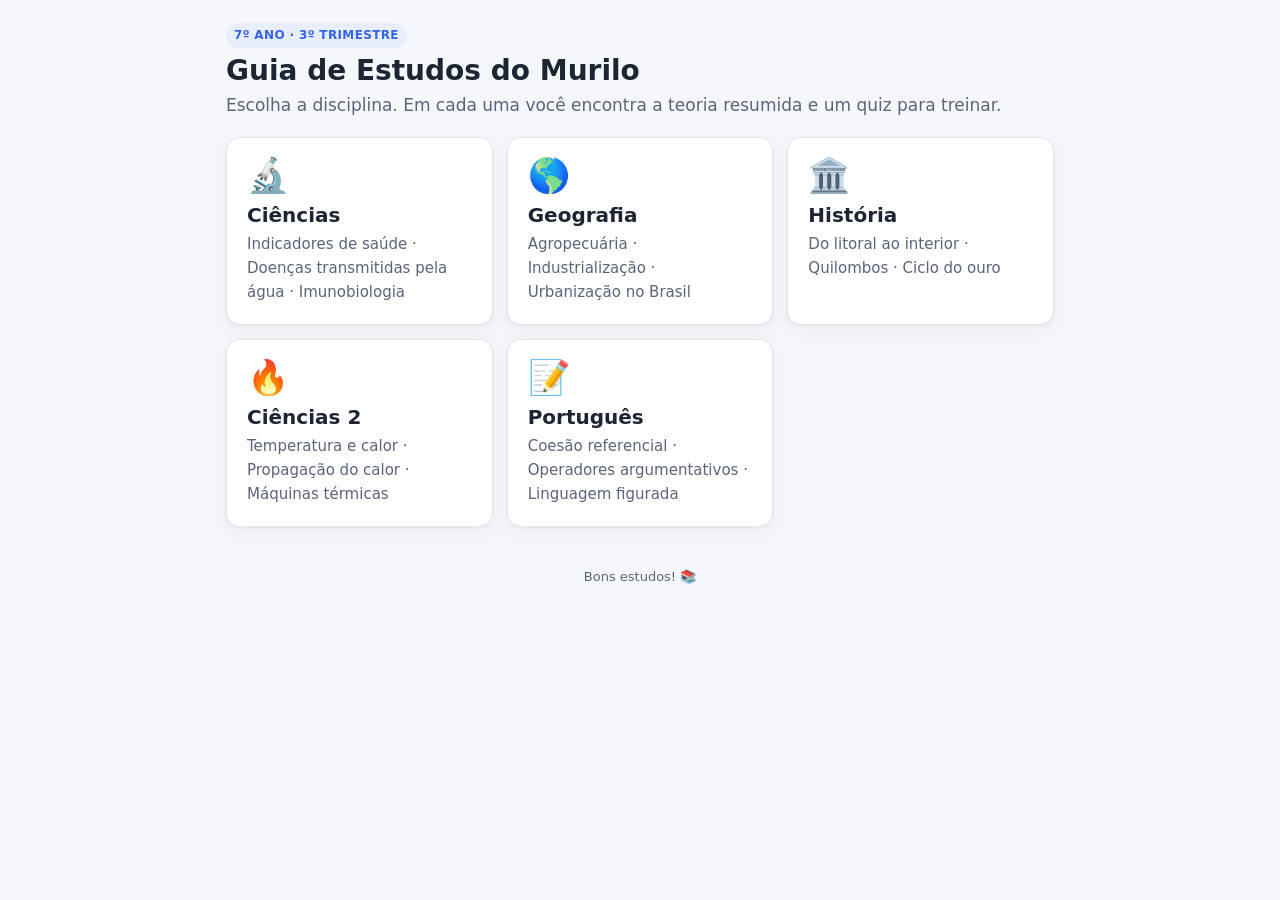
<file: index.html>
<!doctype html>
<html lang="pt-BR">
<head>
<meta charset="utf-8">
<meta name="viewport" content="width=device-width,initial-scale=1">
<title>Guia de Estudos – 3º Trimestre</title>
<link rel="stylesheet" href="assets/style.css">
</head>
<body>
<div class="wrap">
  <span class="tag">7º ano · 3º trimestre</span>
  <h1>Guia de Estudos do Murilo</h1>
  <p class="sub">Escolha a disciplina. Em cada uma você encontra a teoria resumida e um quiz para treinar.</p>

  <div class="subjects">
    <a class="subject" href="ciencias/">
      <div class="ico">🔬</div>
      <h2>Ciências</h2>
      <p>Indicadores de saúde · Doenças transmitidas pela água · Imunobiologia</p>
    </a>
    <a class="subject" href="geografia/">
      <div class="ico">🌎</div>
      <h2>Geografia</h2>
      <p>Agropecuária · Industrialização · Urbanização no Brasil</p>
    </a>
    <a class="subject" href="historia/">
      <div class="ico">🏛️</div>
      <h2>História</h2>
      <p>Do litoral ao interior · Quilombos · Ciclo do ouro</p>
    </a>
    <a class="subject" href="ciencias2/">
      <div class="ico">🔥</div>
      <h2>Ciências 2</h2>
      <p>Temperatura e calor · Propagação do calor · Máquinas térmicas</p>
    </a>
    <a class="subject" href="portugues/">
      <div class="ico">📝</div>
      <h2>Português</h2>
      <p>Coesão referencial · Operadores argumentativos · Linguagem figurada</p>
    </a>
    <!-- Próximas disciplinas: copie o bloco acima e troque o link/título -->
  </div>

  <footer>Bons estudos! 📚</footer>
</div>
</body>
</html>
</file>
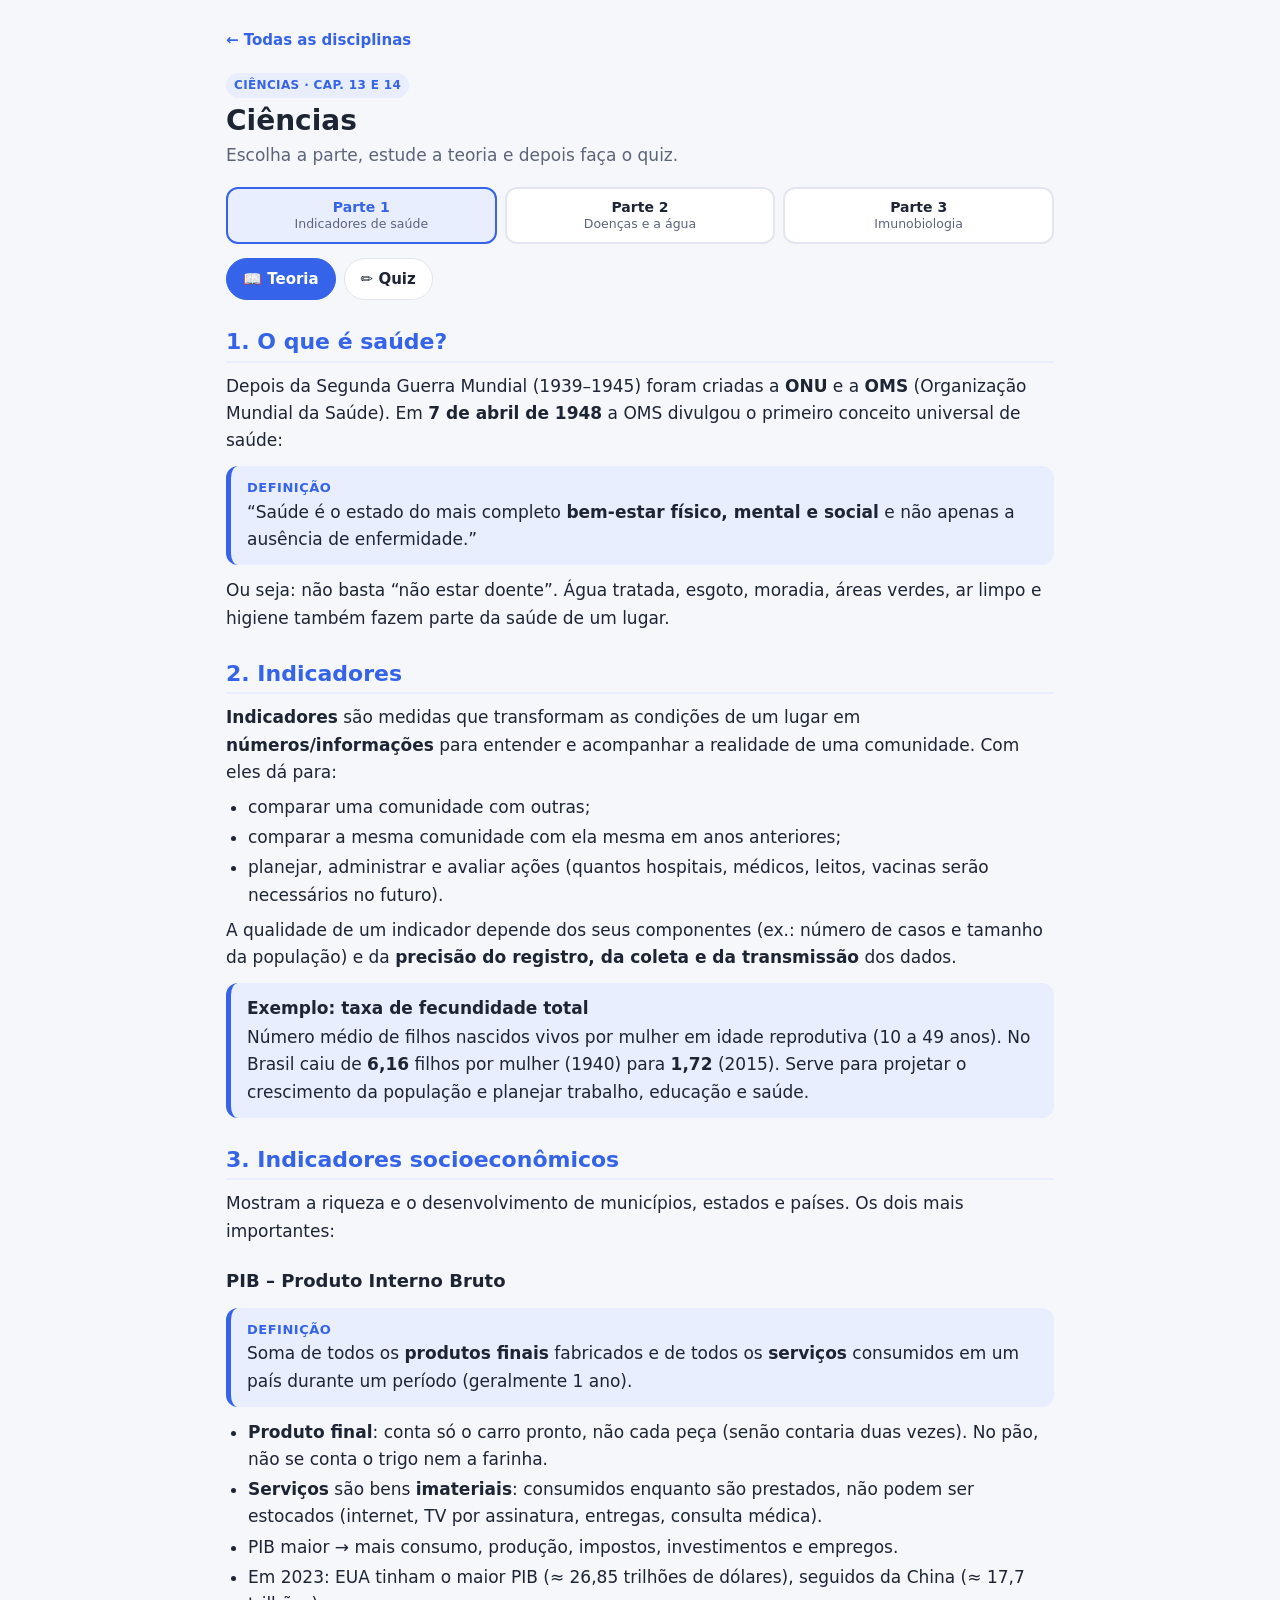
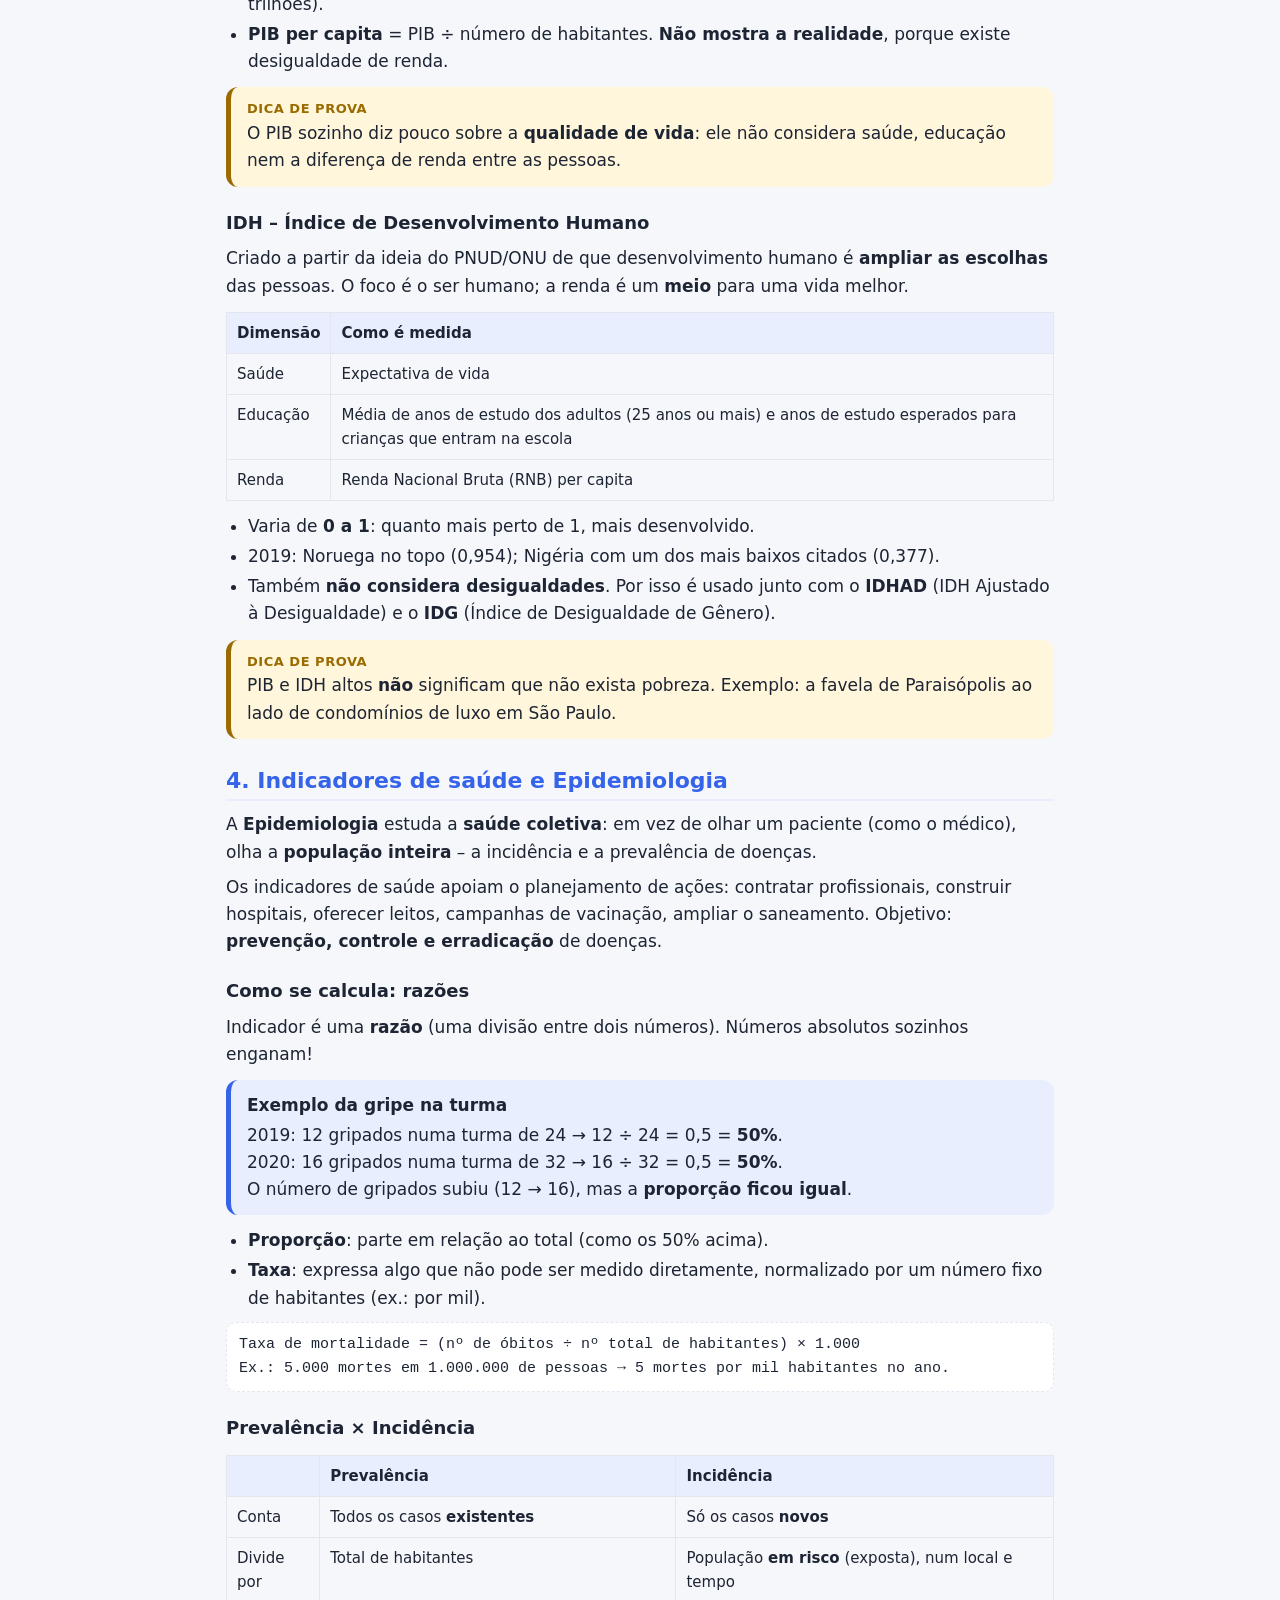
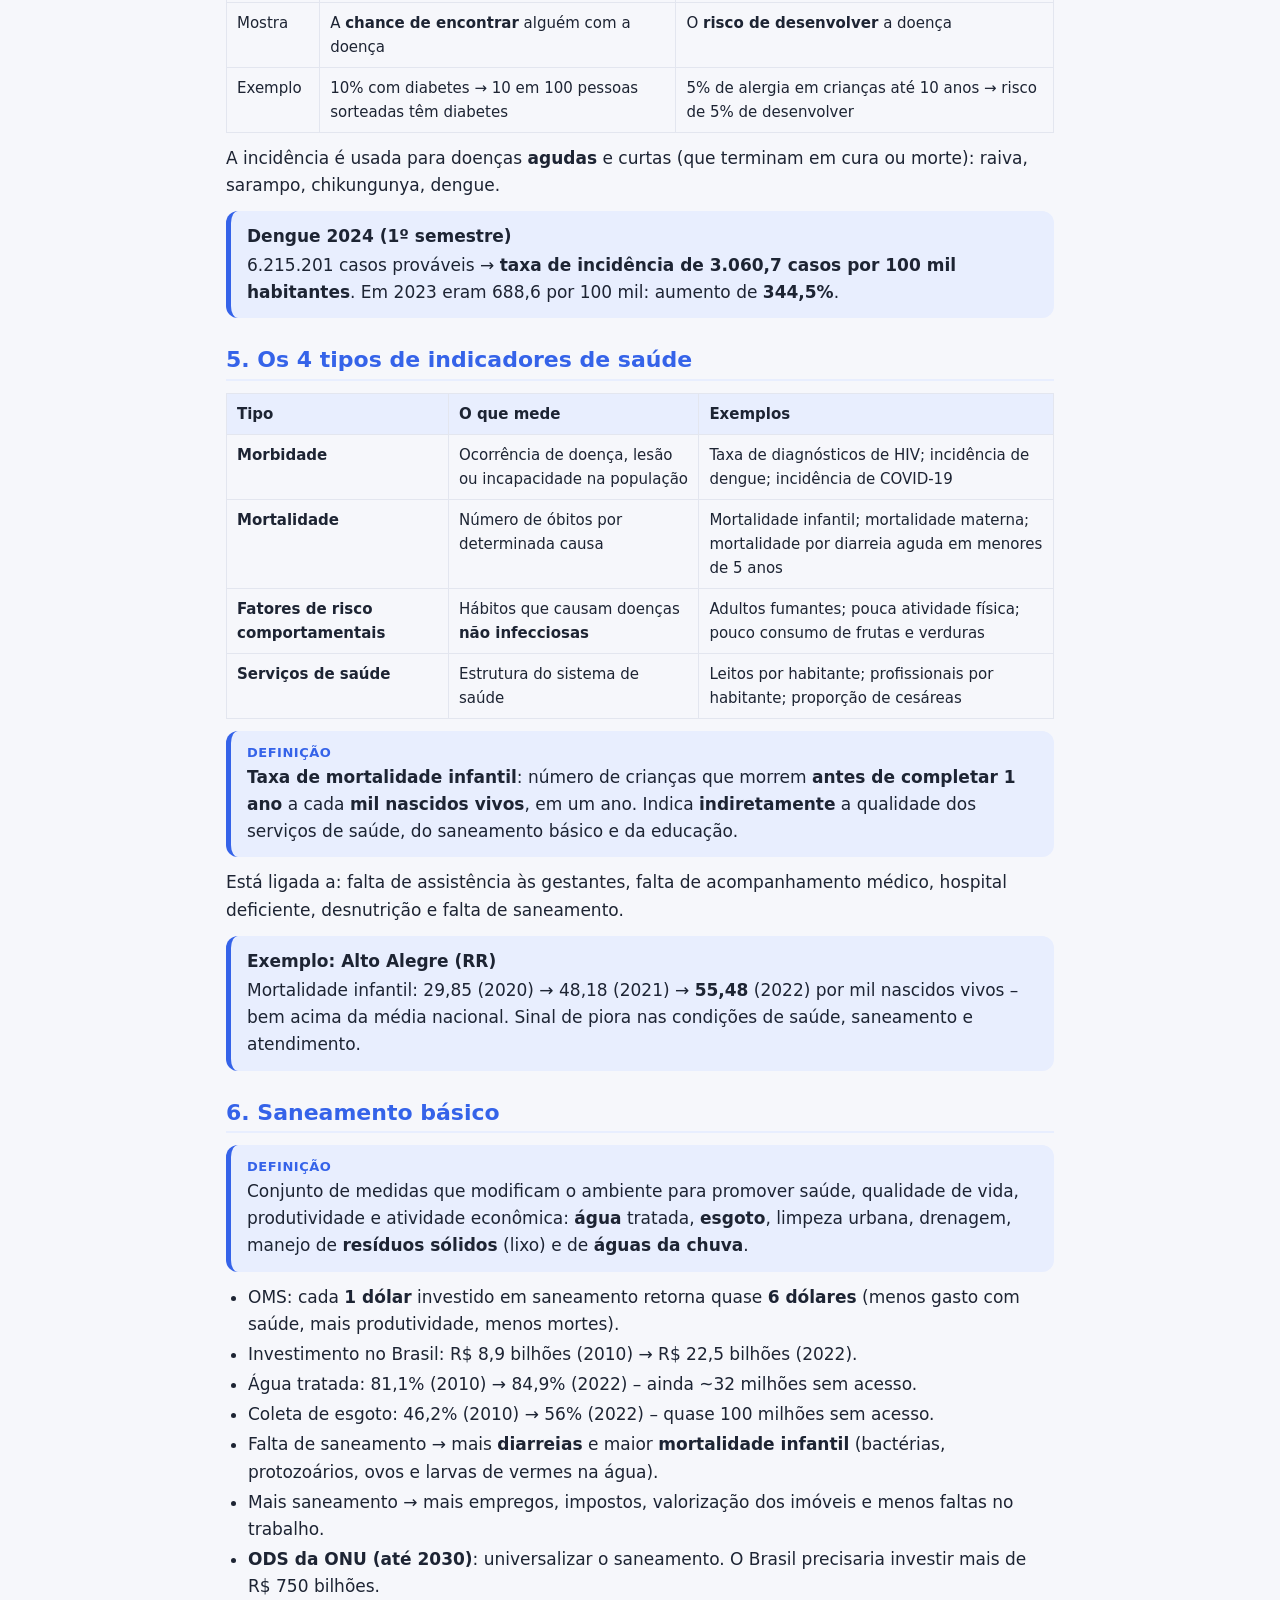
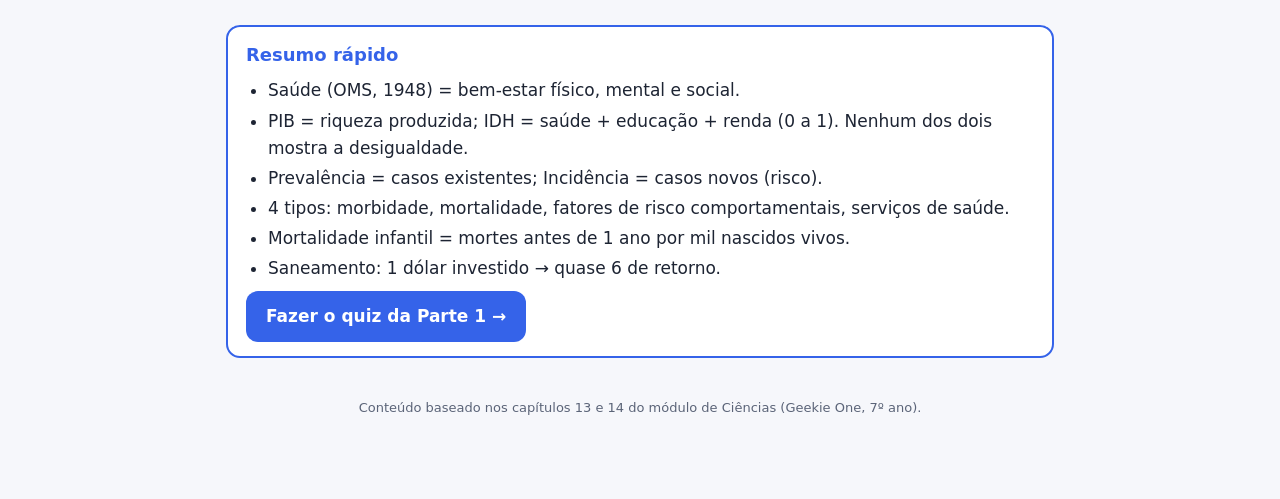
<file: ciencias/index.html>
<!doctype html>
<html lang="pt-BR">
<head>
<meta charset="utf-8">
<meta name="viewport" content="width=device-width,initial-scale=1">
<title>Ciências – Guia 3º Trimestre</title>
<link rel="stylesheet" href="../assets/style.css">
</head>
<body>
<div class="wrap part" id="app" data-part="p1">
  <header class="top"><a class="back" href="../">← Todas as disciplinas</a></header>
  <span class="tag">Ciências · Cap. 13 e 14</span>
  <h1>Ciências</h1>
  <p class="sub">Escolha a parte, estude a teoria e depois faça o quiz.</p>

  <div class="parts" role="tablist" aria-label="Partes">
    <button role="tab" data-p="p1" aria-selected="true">Parte 1<small>Indicadores de saúde</small></button>
    <button role="tab" data-p="p2" aria-selected="false">Parte 2<small>Doenças e a água</small></button>
    <button role="tab" data-p="p3" aria-selected="false">Parte 3<small>Imunobiologia</small></button>
  </div>
  <div class="modes" role="tablist" aria-label="Modo">
    <button role="tab" data-m="teoria" aria-selected="true">📖 Teoria</button>
    <button role="tab" data-m="quiz" aria-selected="false">✏️ Quiz</button>
  </div>

  <!-- ===================== PARTE 1 ===================== -->
  <section class="theory" data-sec="p1">
    <h2>1. O que é saúde?</h2>
    <p>Depois da Segunda Guerra Mundial (1939–1945) foram criadas a <b>ONU</b> e a <b>OMS</b> (Organização Mundial da Saúde). Em <b>7 de abril de 1948</b> a OMS divulgou o primeiro conceito universal de saúde:</p>
    <div class="box def">“Saúde é o estado do mais completo <b>bem-estar físico, mental e social</b> e não apenas a ausência de enfermidade.”</div>
    <p>Ou seja: não basta “não estar doente”. Água tratada, esgoto, moradia, áreas verdes, ar limpo e higiene também fazem parte da saúde de um lugar.</p>

    <h2>2. Indicadores</h2>
    <p><b>Indicadores</b> são medidas que transformam as condições de um lugar em <b>números/informações</b> para entender e acompanhar a realidade de uma comunidade. Com eles dá para:</p>
    <ul>
      <li>comparar uma comunidade com outras;</li>
      <li>comparar a mesma comunidade com ela mesma em anos anteriores;</li>
      <li>planejar, administrar e avaliar ações (quantos hospitais, médicos, leitos, vacinas serão necessários no futuro).</li>
    </ul>
    <p>A qualidade de um indicador depende dos seus componentes (ex.: número de casos e tamanho da população) e da <b>precisão do registro, da coleta e da transmissão</b> dos dados.</p>
    <div class="box key"><b>Exemplo: taxa de fecundidade total</b>Número médio de filhos nascidos vivos por mulher em idade reprodutiva (10 a 49 anos). No Brasil caiu de <b>6,16</b> filhos por mulher (1940) para <b>1,72</b> (2015). Serve para projetar o crescimento da população e planejar trabalho, educação e saúde.</div>

    <h2>3. Indicadores socioeconômicos</h2>
    <p>Mostram a riqueza e o desenvolvimento de municípios, estados e países. Os dois mais importantes:</p>
    <h3>PIB – Produto Interno Bruto</h3>
    <div class="box def">Soma de todos os <b>produtos finais</b> fabricados e de todos os <b>serviços</b> consumidos em um país durante um período (geralmente 1 ano).</div>
    <ul>
      <li><b>Produto final</b>: conta só o carro pronto, não cada peça (senão contaria duas vezes). No pão, não se conta o trigo nem a farinha.</li>
      <li><b>Serviços</b> são bens <b>imateriais</b>: consumidos enquanto são prestados, não podem ser estocados (internet, TV por assinatura, entregas, consulta médica).</li>
      <li>PIB maior → mais consumo, produção, impostos, investimentos e empregos.</li>
      <li>Em 2023: EUA tinham o maior PIB (≈ 26,85 trilhões de dólares), seguidos da China (≈ 17,7 trilhões).</li>
      <li><b>PIB per capita</b> = PIB ÷ número de habitantes. <b>Não mostra a realidade</b>, porque existe desigualdade de renda.</li>
    </ul>
    <div class="box tip">O PIB sozinho diz pouco sobre a <b>qualidade de vida</b>: ele não considera saúde, educação nem a diferença de renda entre as pessoas.</div>

    <h3>IDH – Índice de Desenvolvimento Humano</h3>
    <p>Criado a partir da ideia do PNUD/ONU de que desenvolvimento humano é <b>ampliar as escolhas</b> das pessoas. O foco é o ser humano; a renda é um <b>meio</b> para uma vida melhor.</p>
    <div class="tbl"><table>
      <tr><th>Dimensão</th><th>Como é medida</th></tr>
      <tr><td>Saúde</td><td>Expectativa de vida</td></tr>
      <tr><td>Educação</td><td>Média de anos de estudo dos adultos (25 anos ou mais) e anos de estudo esperados para crianças que entram na escola</td></tr>
      <tr><td>Renda</td><td>Renda Nacional Bruta (RNB) per capita</td></tr>
    </table></div>
    <ul>
      <li>Varia de <b>0 a 1</b>: quanto mais perto de 1, mais desenvolvido.</li>
      <li>2019: Noruega no topo (0,954); Nigéria com um dos mais baixos citados (0,377).</li>
      <li>Também <b>não considera desigualdades</b>. Por isso é usado junto com o <b>IDHAD</b> (IDH Ajustado à Desigualdade) e o <b>IDG</b> (Índice de Desigualdade de Gênero).</li>
    </ul>
    <div class="box tip">PIB e IDH altos <b>não</b> significam que não exista pobreza. Exemplo: a favela de Paraisópolis ao lado de condomínios de luxo em São Paulo.</div>

    <h2>4. Indicadores de saúde e Epidemiologia</h2>
    <p>A <b>Epidemiologia</b> estuda a <b>saúde coletiva</b>: em vez de olhar um paciente (como o médico), olha a <b>população inteira</b> – a incidência e a prevalência de doenças.</p>
    <p>Os indicadores de saúde apoiam o planejamento de ações: contratar profissionais, construir hospitais, oferecer leitos, campanhas de vacinação, ampliar o saneamento. Objetivo: <b>prevenção, controle e erradicação</b> de doenças.</p>

    <h3>Como se calcula: razões</h3>
    <p>Indicador é uma <b>razão</b> (uma divisão entre dois números). Números absolutos sozinhos enganam!</p>
    <div class="box key"><b>Exemplo da gripe na turma</b>2019: 12 gripados numa turma de 24 → 12 ÷ 24 = 0,5 = <b>50%</b>.<br>2020: 16 gripados numa turma de 32 → 16 ÷ 32 = 0,5 = <b>50%</b>.<br>O número de gripados subiu (12 → 16), mas a <b>proporção ficou igual</b>.</div>
    <ul>
      <li><b>Proporção</b>: parte em relação ao total (como os 50% acima).</li>
      <li><b>Taxa</b>: expressa algo que não pode ser medido diretamente, normalizado por um número fixo de habitantes (ex.: por mil).</li>
    </ul>
    <div class="formula">Taxa de mortalidade = (nº de óbitos ÷ nº total de habitantes) × 1.000<br>Ex.: 5.000 mortes em 1.000.000 de pessoas → 5 mortes por mil habitantes no ano.</div>

    <h3>Prevalência × Incidência</h3>
    <div class="tbl"><table>
      <tr><th></th><th>Prevalência</th><th>Incidência</th></tr>
      <tr><td>Conta</td><td>Todos os casos <b>existentes</b></td><td>Só os casos <b>novos</b></td></tr>
      <tr><td>Divide por</td><td>Total de habitantes</td><td>População <b>em risco</b> (exposta), num local e tempo</td></tr>
      <tr><td>Mostra</td><td>A <b>chance de encontrar</b> alguém com a doença</td><td>O <b>risco de desenvolver</b> a doença</td></tr>
      <tr><td>Exemplo</td><td>10% com diabetes → 10 em 100 pessoas sorteadas têm diabetes</td><td>5% de alergia em crianças até 10 anos → risco de 5% de desenvolver</td></tr>
    </table></div>
    <p>A incidência é usada para doenças <b>agudas</b> e curtas (que terminam em cura ou morte): raiva, sarampo, chikungunya, dengue.</p>
    <div class="box key"><b>Dengue 2024 (1º semestre)</b>6.215.201 casos prováveis → <b>taxa de incidência de 3.060,7 casos por 100 mil habitantes</b>. Em 2023 eram 688,6 por 100 mil: aumento de <b>344,5%</b>.</div>

    <h2>5. Os 4 tipos de indicadores de saúde</h2>
    <div class="tbl"><table>
      <tr><th>Tipo</th><th>O que mede</th><th>Exemplos</th></tr>
      <tr><td><b>Morbidade</b></td><td>Ocorrência de doença, lesão ou incapacidade na população</td><td>Taxa de diagnósticos de HIV; incidência de dengue; incidência de COVID-19</td></tr>
      <tr><td><b>Mortalidade</b></td><td>Número de óbitos por determinada causa</td><td>Mortalidade infantil; mortalidade materna; mortalidade por diarreia aguda em menores de 5 anos</td></tr>
      <tr><td><b>Fatores de risco comportamentais</b></td><td>Hábitos que causam doenças <b>não infecciosas</b></td><td>Adultos fumantes; pouca atividade física; pouco consumo de frutas e verduras</td></tr>
      <tr><td><b>Serviços de saúde</b></td><td>Estrutura do sistema de saúde</td><td>Leitos por habitante; profissionais por habitante; proporção de cesáreas</td></tr>
    </table></div>
    <div class="box def"><b>Taxa de mortalidade infantil</b>: número de crianças que morrem <b>antes de completar 1 ano</b> a cada <b>mil nascidos vivos</b>, em um ano. Indica <b>indiretamente</b> a qualidade dos serviços de saúde, do saneamento básico e da educação.</div>
    <p>Está ligada a: falta de assistência às gestantes, falta de acompanhamento médico, hospital deficiente, desnutrição e falta de saneamento.</p>
    <div class="box key"><b>Exemplo: Alto Alegre (RR)</b>Mortalidade infantil: 29,85 (2020) → 48,18 (2021) → <b>55,48</b> (2022) por mil nascidos vivos – bem acima da média nacional. Sinal de piora nas condições de saúde, saneamento e atendimento.</div>

    <h2>6. Saneamento básico</h2>
    <div class="box def">Conjunto de medidas que modificam o ambiente para promover saúde, qualidade de vida, produtividade e atividade econômica: <b>água</b> tratada, <b>esgoto</b>, limpeza urbana, drenagem, manejo de <b>resíduos sólidos</b> (lixo) e de <b>águas da chuva</b>.</div>
    <ul>
      <li>OMS: cada <b>1 dólar</b> investido em saneamento retorna quase <b>6 dólares</b> (menos gasto com saúde, mais produtividade, menos mortes).</li>
      <li>Investimento no Brasil: R$ 8,9 bilhões (2010) → R$ 22,5 bilhões (2022).</li>
      <li>Água tratada: 81,1% (2010) → 84,9% (2022) – ainda ~32 milhões sem acesso.</li>
      <li>Coleta de esgoto: 46,2% (2010) → 56% (2022) – quase 100 milhões sem acesso.</li>
      <li>Falta de saneamento → mais <b>diarreias</b> e maior <b>mortalidade infantil</b> (bactérias, protozoários, ovos e larvas de vermes na água).</li>
      <li>Mais saneamento → mais empregos, impostos, valorização dos imóveis e menos faltas no trabalho.</li>
      <li><b>ODS da ONU (até 2030)</b>: universalizar o saneamento. O Brasil precisaria investir mais de R$ 750 bilhões.</li>
    </ul>

    <div class="recap">
      <h3>Resumo rápido</h3>
      <ul>
        <li>Saúde (OMS, 1948) = bem-estar físico, mental e social.</li>
        <li>PIB = riqueza produzida; IDH = saúde + educação + renda (0 a 1). Nenhum dos dois mostra a desigualdade.</li>
        <li>Prevalência = casos existentes; Incidência = casos novos (risco).</li>
        <li>4 tipos: morbidade, mortalidade, fatores de risco comportamentais, serviços de saúde.</li>
        <li>Mortalidade infantil = mortes antes de 1 ano por mil nascidos vivos.</li>
        <li>Saneamento: 1 dólar investido → quase 6 de retorno.</li>
      </ul>
      <button class="btn go-quiz" data-goquiz>Fazer o quiz da Parte 1 →</button>
    </div>
  </section>

  <!-- ===================== PARTE 2 ===================== -->
  <section class="theory hidden" data-sec="p2">
    <h2>1. A água e as doenças</h2>
    <p>A água é indispensável (forma nossas células, participa de reações químicas, é habitat de muitas espécies), mas pode transmitir doenças por causa da <b>poluição</b> e da <b>falta de saneamento básico</b>. Água parada, mesmo limpa, também favorece mosquitos <b>vetores</b>.</p>
    <p>As doenças de veiculação hídrica podem ser causadas por <b>bactérias, vírus, protozoários ou vermes</b>, ou transmitidas por <b>mosquitos</b> que se reproduzem na água parada.</p>
    <div class="box def"><b>Profilaxia</b>: conjunto de medidas para prevenir doenças e promover a saúde.<br><b>Agente etiológico</b>: organismo que causa a doença.<br><b>Vetor</b>: animal (como o mosquito) que transmite o agente.</div>

    <h2>2. Bacteriose: cólera</h2>
    <ul>
      <li><b>Agente</b>: bactéria <i>Vibrio cholerae</i> (vibrião colérico).</li>
      <li><b>Transmissão</b>: água ou alimentos contaminados por fezes de pessoas infectadas (sem rede de esgoto, contamina água e solo).</li>
      <li><b>Sintomas</b>: diarreia forte, fezes líquidas e esbranquiçadas → <b>desidratação em poucas horas</b>, podendo matar sem tratamento.</li>
      <li><b>Prevenção</b>: água tratada e esgoto; sem água tratada, beber água <b>fervida ou com cloro</b>; lavar vegetais crus com água/cloro; lavar as mãos.</li>
    </ul>
    <div class="box key"><b>Cólera no Brasil</b>Pico em <b>1993</b> (670 mortes). Surtos até 2005. Em <b>2024</b> houve um caso <b>autóctone</b> (originado dentro do país) após 18 anos sem registro.</div>

    <h2>3. Protozooses</h2>
    <p>Causam <b>disenteria</b> (diarreia). Doenças <b>agudas</b> = começam de repente, são intensas e duram pouco tempo.</p>
    <div class="tbl"><table>
      <tr><th></th><th>Giardíase</th><th>Amebíase</th></tr>
      <tr><td>Agente</td><td><i>Giardia lamblia</i> – 8 flagelos e 2 núcleos (parecem “dois olhos”)</td><td><i>Entamoeba histolytica</i></td></tr>
      <tr><td>Onde vive</td><td>Grudada na parede do <b>intestino delgado</b></td><td>Mucosa do intestino; pode ir pelo sangue ao <b>fígado, pulmões ou cérebro</b></td></tr>
      <tr><td>Transmissão</td><td>Água e alimentos com <b>cistos</b> (forma infectante)</td><td><b>Cistos</b> resistentes em água ou frutas/verduras mal lavadas (contágio <b>oral-fecal</b>)</td></tr>
      <tr><td>Sintomas</td><td>Disenteria, cólicas intestinais e biliares</td><td>Diarreia com muco e sangue (disenteria amebiana); lesões que podem matar</td></tr>
    </table></div>
    <p><b>Prevenção</b>: água filtrada ou fervida; lavar frutas e verduras em água corrente; lavar as mãos antes das refeições; controlar insetos domésticos (levam cistos para água e alimentos); saneamento básico.</p>

    <h2>4. Verminoses</h2>
    <p>“Verme” = animal de corpo estreito e alongado, de filos diferentes.</p>
    <h3>Esquistossomose (barriga-d’água)</h3>
    <ul>
      <li><b>Agente</b>: <i>Schistosoma mansoni</i> – verme <b>achatado</b> (filo <b>Platyhelminthes</b>).</li>
      <li>Vive nos vasos sanguíneos entre <b>intestino e fígado</b>: dor na barriga, diarreia, aumento do fígado, do baço e da barriga.</li>
      <li><b>Hospedeiro intermediário</b>: caramujo do gênero <i>Biomphalaria</i>.</li>
      <li><b>Contágio</b>: a larva <b>cercária</b> entra <b>pela pele</b> de quem entra em água contaminada (causa coceira).</li>
    </ul>
    <div class="cycle"><span>Ovos nas fezes</span><i>→</i><span>água doce (sem esgoto)</span><i>→</i><span>larva <b>miracídio</b></span><i>→</i><span>caramujo</span><i>→</i><span>larva <b>cercária</b></span><i>→</i><span>penetra na pele</span><i>→</i><span>~40 dias: ovos nas fezes</span></div>
    <p><b>Prevenção</b>: coleta e tratamento de esgoto; evitar lagoas e rios desconhecidos; combater o caramujo (produtos químicos ou peixes que o comem); tratar os doentes; água tratada.</p>

    <h3>Ascaridíase (lombriga)</h3>
    <ul>
      <li><b>Agente</b>: <i>Ascaris lumbricoides</i> – verme <b>cilíndrico</b> (filo <b>Nematoda</b>).</li>
      <li><b>Contágio</b>: <b>engolir ovos</b> em água, frutas, verduras ou solo contaminado (criança com mão/brinquedo sujo na boca). Moscas e baratas espalham ovos.</li>
      <li>Fêmea põe até <b>200 mil ovos por dia</b>; adulto vive ~12 meses; ovos ficam infectantes por 5–6 anos.</li>
      <li><b>Sintomas</b>: dor abdominal, diarreia, náusea, falta de apetite; sintomas parecidos com <b>pneumonia</b> (larvas nos pulmões); muitas lombrigas podem causar <b>obstrução intestinal</b>.</li>
    </ul>
    <div class="cycle"><span>Ovo engolido</span><i>→</i><span>larva atravessa o intestino</span><i>→</i><span>sangue: fígado, coração</span><i>→</i><span>pulmões (alvéolos)</span><i>→</i><span>brônquios, traqueia, laringe</span><i>→</i><span>faringe: é engolida</span><i>→</i><span>adulta no intestino delgado</span></div>
    <p>O caminho dura cerca de <b>2 meses</b>. Prevenção: educação em saúde, saneamento, higiene, lavar/desinfetar alimentos crus, tratamento em massa.</p>
    <div class="box tip">Esquistossomose: entra <b>pela pele</b> (cercária na água). Ascaridíase: entra <b>pela boca</b> (ovos engolidos). Platelminto = achatado; Nematoide = cilíndrico.</div>

    <h2>5. Doenças transmitidas por mosquitos</h2>
    <p>A <b>fêmea</b> do mosquito precisa de <b>água parada</b> para pôr os ovos. Por isso, a principal prevenção é <b>eliminar água parada</b>:</p>
    <ul>
      <li>pratinho de vaso seco ou com areia; nada de água em pneus, latas e garrafas;</li>
      <li>caixas-d’água, cisternas e filtros tampados; calhas limpas; piscina tratada;</li>
      <li>aplicação de inseticidas pelos órgãos de saúde; repelentes, mosquiteiros e telas.</li>
    </ul>
    <div class="tbl"><table>
      <tr><th>Doença</th><th>Agente</th><th>Vetor</th><th>Destaques</th></tr>
      <tr><td><b>Dengue</b></td><td>Vírus (4 sorotipos: DEN-1 a DEN-4)</td><td><i>Aedes aegypti</i> e <i>Aedes albopictus</i> (fêmea)</td><td>Febre alta por dias, dor de cabeça forte, dor nas articulações, manchas vermelhas. <b>Sem antiviral</b>: hidratação e acompanhamento. Pegar outro sorotipo pode causar a forma <b>hemorrágica</b> (mais grave).</td></tr>
      <tr><td><b>Febre amarela</b></td><td>Vírus (flavivírus)</td><td><b>Silvestre</b>: <i>Haemagogus</i>; <b>urbana</b>: <i>Aedes aegypti</i></td><td>Forma urbana erradicada (último caso em 1942, no Acre). Prevenção também por <b>vacina</b>. <b>Macacos não transmitem</b> – são vítimas e ajudam a vigiar o vírus.</td></tr>
      <tr><td><b>Zika</b></td><td>Vírus</td><td><i>Aedes aegypti</i></td><td>No Brasil desde 2015. Febre <b>baixa</b>, olhos vermelhos, manchas que coçam; 3 a 7 dias. Ligada à <b>microcefalia</b> (infecção no 1º trimestre da gestação).</td></tr>
      <tr><td><b>Chikungunya</b></td><td>Vírus</td><td><i>Aedes aegypti</i></td><td>No Brasil desde 2014. Febre <b>alta</b> repentina e <b>dores intensas nas articulações</b>; ~14 dias, às vezes 60+ dias de dor.</td></tr>
      <tr><td><b>Malária</b></td><td><b>Protozoário</b> <i>Plasmodium</i></td><td>Fêmea do <i>Anopheles</i> (mosquito-prego), pica à noite</td><td>Febre alta, calafrios alternados com calor e suor, que se repetem a cada 2 ou 3 dias. Ataca fígado e células do sangue.</td></tr>
    </table></div>
    <div class="box tip">Só os <b>mosquitos fêmeas</b> picam: precisam de sangue (energia) para produzir os ovos. Os machos se alimentam de líquidos de plantas.</div>
    <div class="box key"><b>Não use AAS!</b>Em suspeita de dengue, zika ou chikungunya, <b>não</b> tomar remédios com AAS (ácido acetilsalicílico): pode causar <b>hemorragias</b>. Tomar bastante líquido. Na chikungunya, anti-inflamatório também não é indicado nos primeiros 10 dias.</div>
    <p><b>Tecnologia</b>: após o surto de febre amarela em SP (2018), a <b>troca de plasma</b> ajudou a reduzir a letalidade de 67% para 5% em um ano (diminui a carga viral e a resposta exagerada do sistema imunológico).</p>

    <div class="recap">
      <h3>Resumo rápido</h3>
      <ul>
        <li>Bactéria: cólera (<i>Vibrio cholerae</i>) → desidratação rápida.</li>
        <li>Protozoários: giardíase, amebíase (cistos na água/alimento) e malária (mosquito <i>Anopheles</i>).</li>
        <li>Vermes: esquistossomose (pele, caramujo) e ascaridíase (boca, ovos).</li>
        <li>Vírus pelo <i>Aedes aegypti</i>: dengue, febre amarela urbana, zika, chikungunya.</li>
        <li>Prevenção geral: saneamento, água tratada/fervida, higiene, acabar com água parada.</li>
      </ul>
      <button class="btn go-quiz" data-goquiz>Fazer o quiz da Parte 2 →</button>
    </div>
  </section>

  <!-- ===================== PARTE 3 ===================== -->
  <section class="theory hidden" data-sec="p3">
    <h2>1. Microrganismos: nem todos são vilões</h2>
    <ul>
      <li><b>Patogênicos</b> (causam doença): vírus da gripe, <i>Salmonella</i> (intoxicação alimentar), o fungo <i>Candida albicans</i> (vive no corpo, mas pode crescer demais e causar micose).</li>
      <li><b>Benéficos</b>: <i>Lactobacillus</i> ajudam na digestão e fortalecem a imunidade; fungos e bactérias fazem queijos e pães; decompositores reciclam nutrientes do solo.</li>
      <li><b>Microbiota normal</b>: bactérias e fungos que vivem na superfície do corpo sem causar doença e <b>competem com patógenos</b> por espaço e nutrientes.</li>
    </ul>
    <div class="box def"><b>Patógeno</b>: organismo que pode causar doenças.<br><b>Antígeno</b>: qualquer patógeno ou material <b>estranho</b> ao organismo que o sistema imune reconhece.<br><b>Anticorpo</b>: substância produzida pelos <b>linfócitos B</b> que se liga a um alvo específico para neutralizá-lo.</div>

    <h2>2. O “time de defesa”: sistema imunitário</h2>
    <h3>Células de defesa – glóbulos brancos (leucócitos)</h3>
    <div class="tbl"><table>
      <tr><th>Célula</th><th>Função</th></tr>
      <tr><td><b>Fagócitos</b> (ex.: macrófagos)</td><td>Englobam e destroem elementos estranhos e restos de células (fagocitose)</td></tr>
      <tr><td><b>Linfócitos B</b></td><td>Produzem <b>anticorpos</b></td></tr>
      <tr><td><b>Linfócitos T</b></td><td>Destroem células infectadas e <b>regulam</b> outras células de defesa</td></tr>
      <tr><td><b>Células NK</b> (natural killers)</td><td>Atacam células infectadas e células anormais (que podem virar tumor)</td></tr>
    </table></div>
    <h3>Órgãos linfoides</h3>
    <div class="tbl"><table>
      <tr><th>Primários</th><th>Secundários</th></tr>
      <tr><td><b>Medula óssea</b>: dentro dos ossos, produz células do sangue e de defesa.<br><b>Timo</b>: no tórax, perto do coração; <b>amadurece os linfócitos T</b>. Desenvolvido na criança, vira gordura no adulto.</td>
          <td><b>Baço</b>: abdômen, lado esquerdo; armazena e libera células de defesa e remove células velhas do sangue.<br><b>Tonsilas</b> (amígdalas, ligadas à adenoide): perto da garganta, primeiro contato com micróbios da boca e do nariz.<br><b>Vasos linfáticos</b>: drenam líquidos dos tecidos.<br><b>Linfonodos</b> (gânglios/“ínguas”): axilas, pescoço, virilha; <b>filtram a linfa</b>.</td></tr>
    </table></div>
    <p>O <b>sangue</b> e a <b>linfa</b> também são essenciais para o sistema funcionar.</p>
    <div class="box key"><b>Como manter a imunidade em dia</b>Alimentação balanceada (vitaminas C e D, minerais), dormir ao menos 8 h e fazer exercícios físicos.</div>

    <h2>3. Imunidade inata (não específica)</h2>
    <p><b>Inato</b> = nasce com a gente. Age <b>do mesmo jeito contra qualquer invasor</b> (bactéria, vírus ou fungo).</p>
    <ul>
      <li><b>Barreira física</b>: a <b>pele</b> íntegra. Com corte ou machucado, o risco de infecção aumenta muito.</li>
      <li><b>Defesa celular</b>: <b>macrófagos</b> fazem <b>fagocitose</b> – emitem <b>pseudópodes</b>, englobam a partícula e a destroem com enzimas.</li>
      <li><b>Inflamação</b>: células de defesa se concentram no local. Sinais: <b>vermelhidão, inchaço, calor e dor</b>.
        <ul>
          <li><b>Histamina</b> aumenta o fluxo de sangue (vermelhidão e calor) e faz o plasma escapar para os tecidos (inchaço).</li>
          <li>A dor vem da pressão do inchaço e de enzimas.</li>
          <li><b>Pus</b> = células mortas (de defesa e do tecido) + fluidos. Ex.: acne (espinha).</li>
        </ul></li>
      <li><b>Defesas químicas</b>: <b>lisozima</b> (na saliva, lágrimas e muco) ataca a parede das bactérias; <b>muco</b> nasal prende micróbios, que saem com <b>espirro e tosse</b>; salivação intensa do bebê protege; <b>ácido clorídrico</b> do estômago torna o lugar “inóspito” para bactérias.</li>
    </ul>

    <h2>4. Imunidade adaptativa (específica)</h2>
    <p>Atua quando o invasor passa pelas defesas inatas. Duas características:</p>
    <ul>
      <li><b>Especificidade</b>: reconhece <b>antígenos</b> específicos, por meio dos <b>linfócitos</b>.</li>
      <li><b>Memória imunológica</b>: depois do 1º contato ficam <b>células de memória</b>.</li>
    </ul>
    <div class="tbl"><table>
      <tr><th>Resposta primária (1º contato)</th><th>Resposta secundária (2º contato)</th></tr>
      <tr><td>Mais lenta, produz menos anticorpos</td><td><b>Mais rápida e maior</b> produção de anticorpos, graças às células de memória</td></tr>
    </table></div>
    <p>É por isso que, em geral, não se pega <b>catapora ou sarampo</b> duas vezes.</p>
    <div class="box tip">Inata = já nasce, igual para todos os invasores, rápida e sem memória. Adaptativa = específica para cada antígeno e com memória.</div>

    <h2>5. Imunização passiva × ativa</h2>
    <div class="tbl"><table>
      <tr><th></th><th>Passiva</th><th>Ativa</th></tr>
      <tr><td>O que acontece</td><td>Recebe <b>anticorpos prontos</b> de outro organismo</td><td>O próprio corpo <b>produz</b> anticorpos após contato com o antígeno</td></tr>
      <tr><td>Natural</td><td>Leite materno (amamentação) e placenta (mãe → bebê)</td><td>Pegar a doença</td></tr>
      <tr><td>Artificial</td><td><b>Soro</b> (soroterapia) – ex.: soro antiofídico</td><td><b>Vacina</b> (vacinoterapia)</td></tr>
      <tr><td>Memória?</td><td><b>Não</b> → proteção temporária</td><td><b>Sim</b> → proteção duradoura</td></tr>
      <tr><td>Uso</td><td><b>Tratamento</b> imediato (ex.: picada de cobra)</td><td><b>Prevenção</b></td></tr>
    </table></div>
    <h3>Como se faz o soro</h3>
    <p>Injetam-se doses <b>pequenas e crescentes</b> do antígeno (ex.: veneno de cobra) em um animal grande (cavalo, cabra). O animal produz anticorpos sem adoecer; esses anticorpos são retirados do sangue, <b>purificados</b> e viram o soro.</p>
    <h3>Vacina</h3>
    <p>Feita com antígenos <b>enfraquecidos, mortos, em pedaços ou com seu material genético</b>. O corpo produz anticorpos e células de memória: no contato real, a resposta é rápida e a pessoa não adoece.</p>
    <div class="box def"><b>Imunidade de rebanho</b>: quando grande parte da população está vacinada, o patógeno circula menos e até quem não pode se vacinar (bebês, pessoas com certas condições) fica protegido indiretamente.</div>

    <h2>6. História das vacinas</h2>
    <ul>
      <li><b>1796 – Edward Jenner</b> (Inglaterra): percebeu que ordenhadoras que tinham <b>varíola bovina</b> não pegavam varíola. Inoculou material de varíola bovina no menino <b>James Phipps</b>, que depois não adoeceu: nasceu a <b>vacina</b> (de “vaca”).</li>
      <li>Houve oposição (medo da “minotaurização”). Em 1799 surgiu o primeiro instituto vacínico em Londres.</li>
      <li><b>1904 – Revolta da Vacina</b> (Brasil): <b>Oswaldo Cruz</b> promoveu vacinação obrigatória contra a varíola; a população protestou e a obrigatoriedade foi revogada.</li>
      <li><b>PNI</b> (Programa Nacional de Imunização), criado em <b>1973</b>, oferece vacinas gratuitas; campanhas são o principal estímulo.</li>
      <li><b>Erradicação</b> = reduzir a zero a prevalência de uma doença no mundo (ex.: varíola). A poliomielite também deixou de circular no Brasil graças às campanhas.</li>
      <li>Hoje há <b>queda nas taxas de vacinação</b> (falsa ideia de que as doenças acabaram, dificuldade de acesso), com risco de volta do sarampo e da pólio.</li>
    </ul>

    <div class="recap">
      <h3>Resumo rápido</h3>
      <ul>
        <li>Leucócitos: fagócitos (comem), linfócitos B (anticorpos), T (destroem e regulam), NK.</li>
        <li>Órgãos primários: medula óssea e timo. Secundários: baço, tonsilas, vasos linfáticos, linfonodos.</li>
        <li>Inata: pele, fagocitose, inflamação, lisozima, muco, ácido do estômago.</li>
        <li>Adaptativa: especificidade + memória (resposta secundária mais rápida e maior).</li>
        <li>Soro = anticorpos prontos, tratamento, sem memória. Vacina = antígeno, prevenção, com memória.</li>
      </ul>
      <button class="btn go-quiz" data-goquiz>Fazer o quiz da Parte 3 →</button>
    </div>
  </section>

  <!-- Quiz containers -->
  <section class="hidden" data-quiz="p1"></section>
  <section class="hidden" data-quiz="p2"></section>
  <section class="hidden" data-quiz="p3"></section>

  <footer>Conteúdo baseado nos capítulos 13 e 14 do módulo de Ciências (Geekie One, 7º ano).</footer>
</div>

<script src="../assets/quiz.js"></script>
<script src="questoes.js"></script>
<script>
(function(){
  const app=document.getElementById('app');
  const TITLES={p1:'Indicadores de saúde',p2:'Doenças e a água',p3:'Imunobiologia'};
  const mounted={};
  let part='p1', mode='teoria';
  function show(){
    app.dataset.part=part;
    document.querySelectorAll('[data-p]').forEach(b=>b.setAttribute('aria-selected',b.dataset.p===part));
    document.querySelectorAll('[data-m]').forEach(b=>b.setAttribute('aria-selected',b.dataset.m===mode));
    document.querySelectorAll('[data-sec]').forEach(s=>s.classList.toggle('hidden',!(mode==='teoria'&&s.dataset.sec===part)));
    document.querySelectorAll('[data-quiz]').forEach(s=>s.classList.toggle('hidden',!(mode==='quiz'&&s.dataset.quiz===part)));
    if(mode==='quiz'&&!mounted[part]){
      mounted[part]=window.mountQuiz(document.querySelector('[data-quiz="'+part+'"]'),'ciencias-'+part,window.QUIZ[part],TITLES[part]);
    }
    try{ history.replaceState(null,'','#'+part+'-'+mode); }catch(e){}
  }
  document.querySelectorAll('[data-p]').forEach(b=>b.onclick=()=>{part=b.dataset.p;mode='teoria';show();window.scrollTo(0,0);});
  document.querySelectorAll('[data-m]').forEach(b=>b.onclick=()=>{mode=b.dataset.m;show();});
  document.querySelectorAll('[data-goquiz]').forEach(b=>b.onclick=()=>{mode='quiz';show();window.scrollTo({top:0,behavior:'smooth'});});
  const h=(location.hash||'').slice(1).split('-');
  if(TITLES[h[0]]) part=h[0];
  if(h[1]==='quiz') mode='quiz';
  show();
})();
</script>
</body>
</html>
</file>
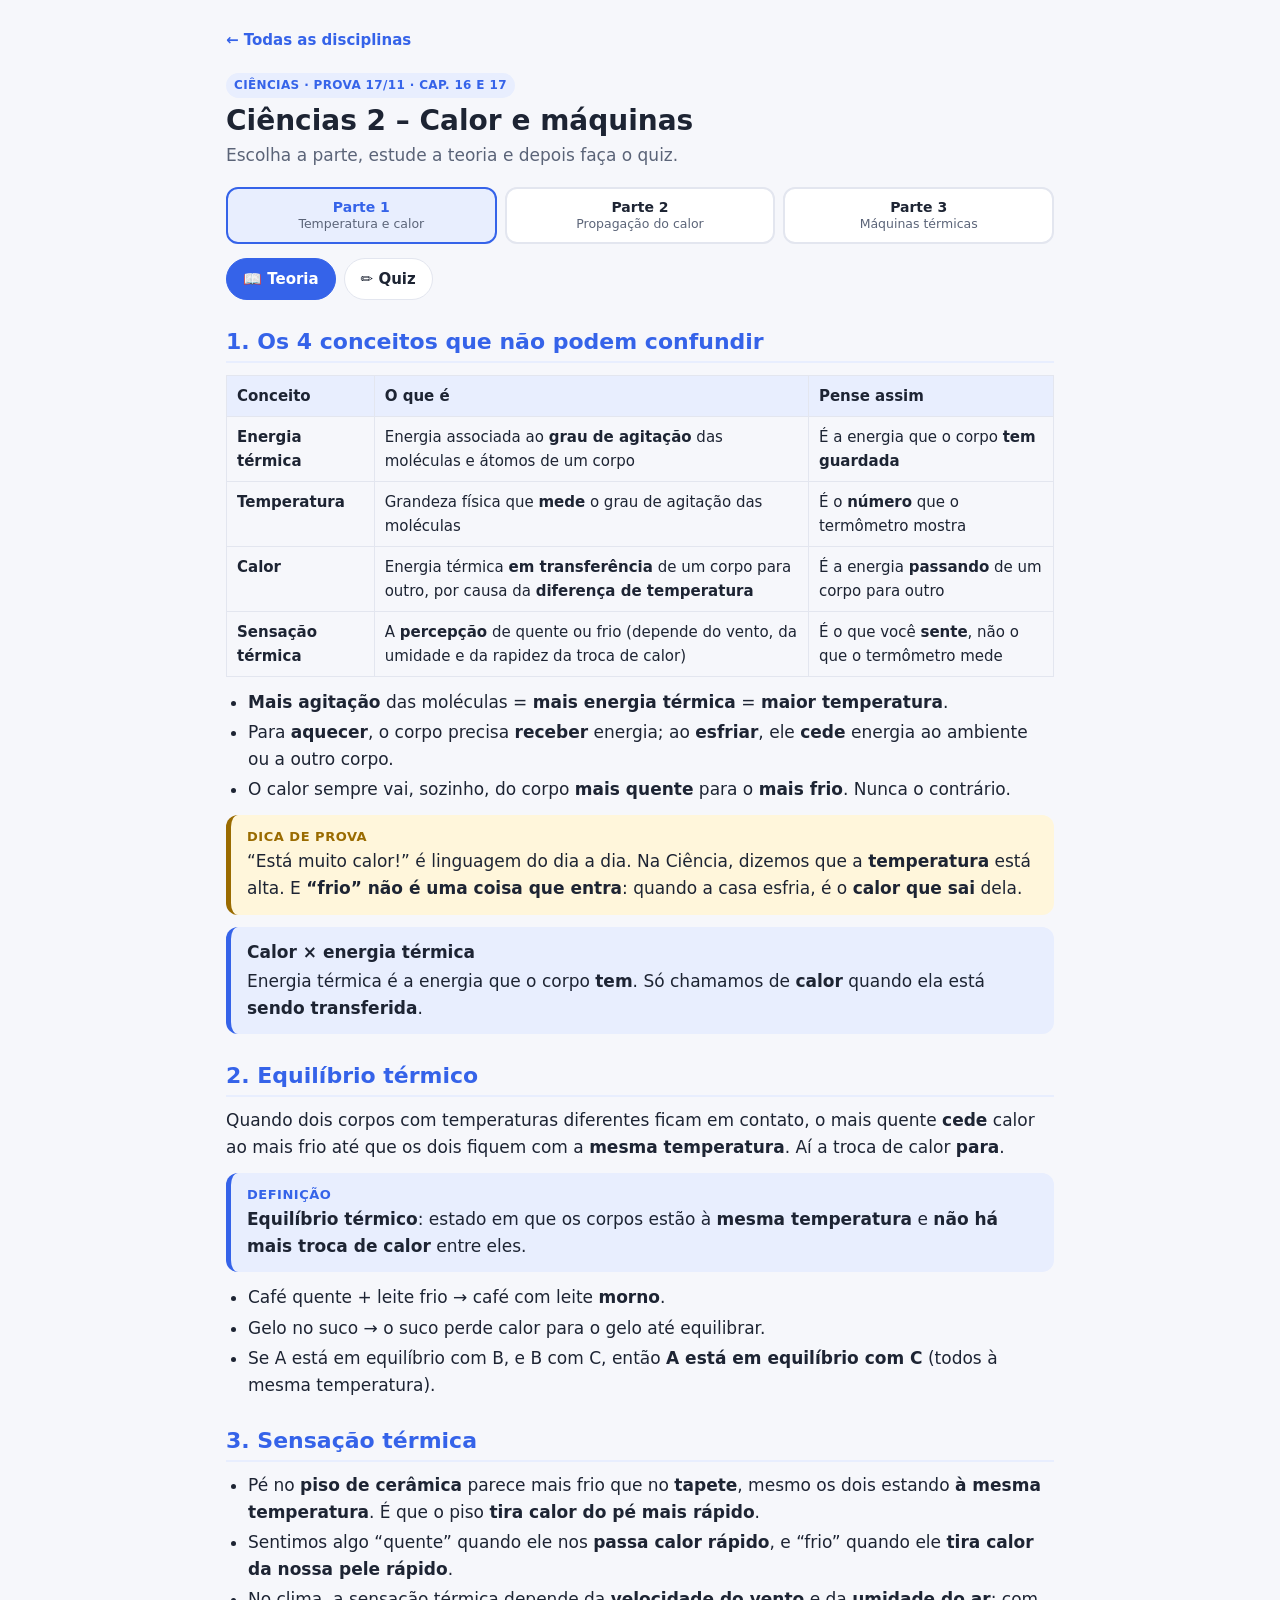
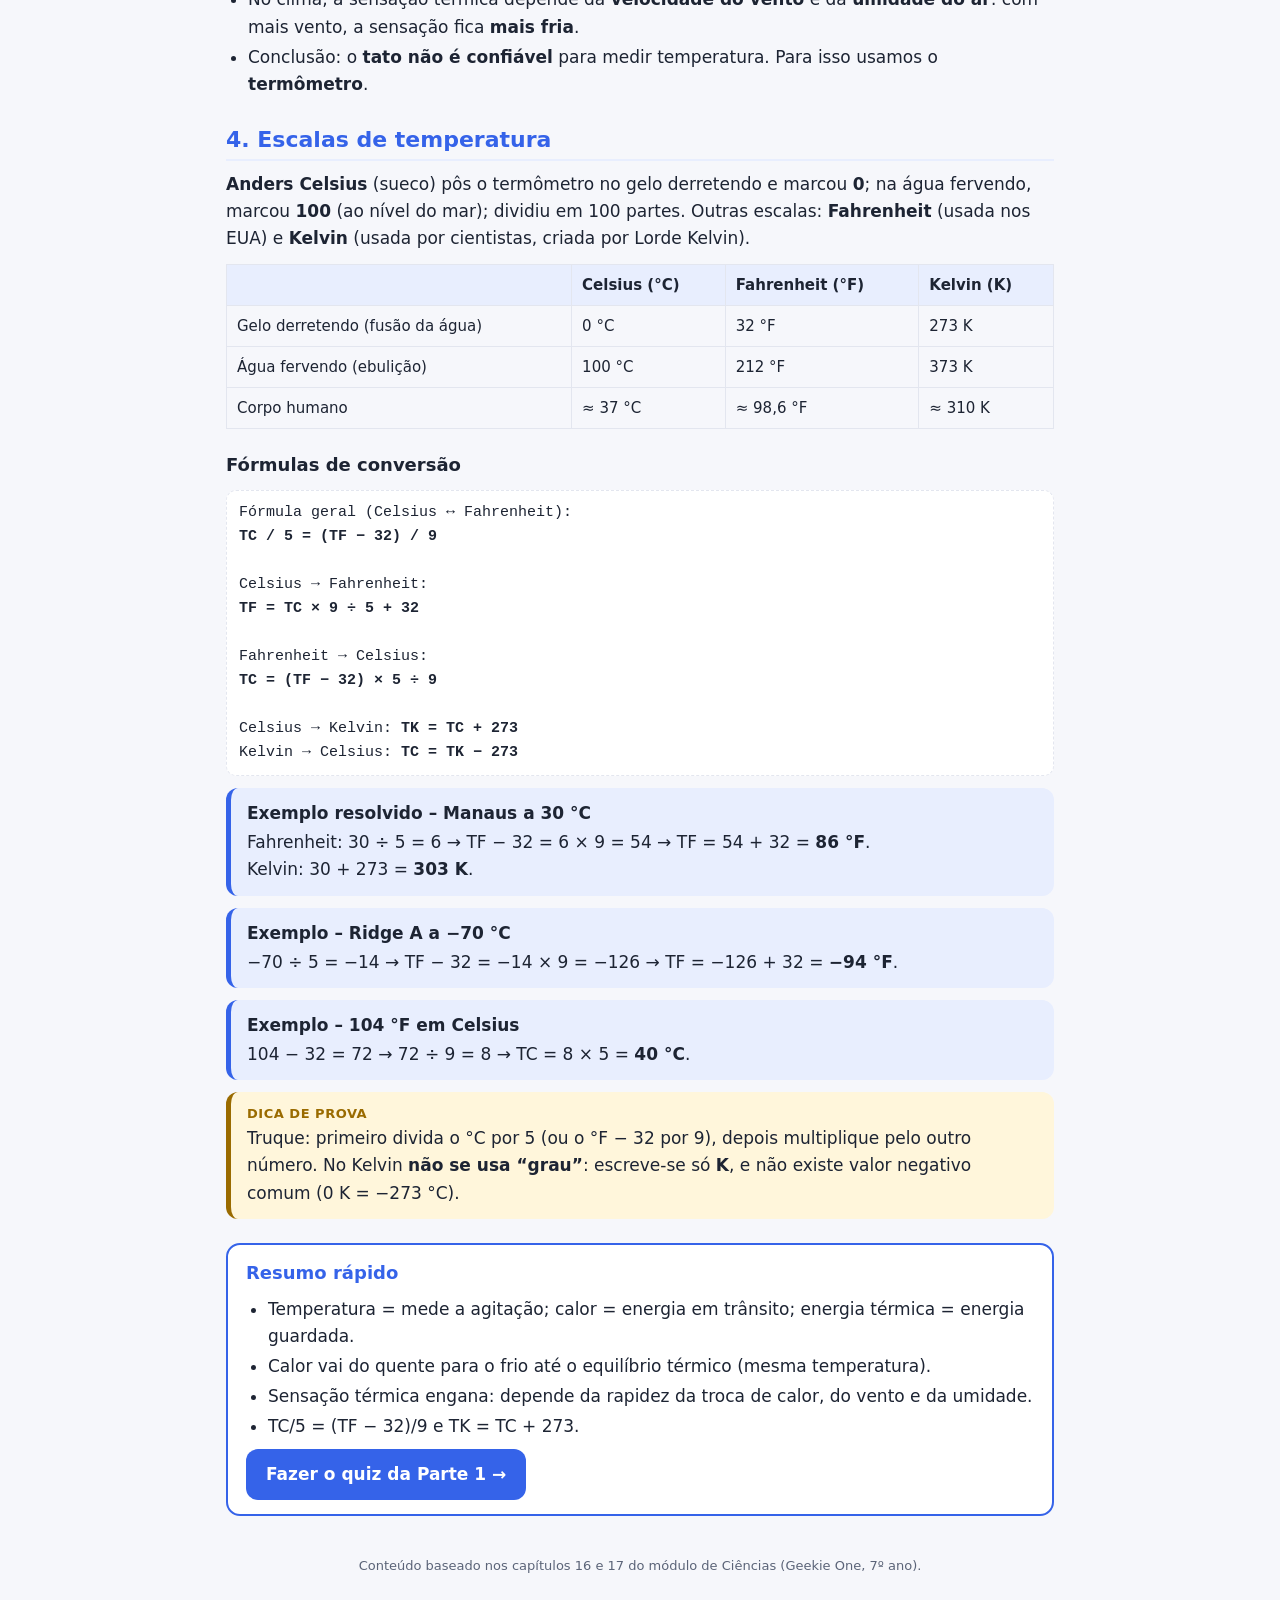
<file: ciencias2/index.html>
<!doctype html>
<html lang="pt-BR">
<head>
<meta charset="utf-8">
<meta name="viewport" content="width=device-width,initial-scale=1">
<title>Ciências 2 – Guia 3º Trimestre</title>
<link rel="stylesheet" href="../assets/style.css">
</head>
<body>
<div class="wrap part" id="app" data-part="p1">
  <header class="top"><a class="back" href="../">← Todas as disciplinas</a></header>
  <span class="tag">Ciências · Prova 17/11 · Cap. 16 e 17</span>
  <h1>Ciências 2 – Calor e máquinas</h1>
  <p class="sub">Escolha a parte, estude a teoria e depois faça o quiz.</p>

  <div class="parts" role="tablist" aria-label="Partes">
    <button role="tab" data-p="p1" aria-selected="true">Parte 1<small>Temperatura e calor</small></button>
    <button role="tab" data-p="p2" aria-selected="false">Parte 2<small>Propagação do calor</small></button>
    <button role="tab" data-p="p3" aria-selected="false">Parte 3<small>Máquinas térmicas</small></button>
  </div>
  <div class="modes" role="tablist" aria-label="Modo">
    <button role="tab" data-m="teoria" aria-selected="true">📖 Teoria</button>
    <button role="tab" data-m="quiz" aria-selected="false">✏️ Quiz</button>
  </div>

  <!-- ===================== PARTE 1 ===================== -->
  <section class="theory" data-sec="p1">
    <h2>1. Os 4 conceitos que não podem confundir</h2>
    <div class="tbl"><table>
      <tr><th>Conceito</th><th>O que é</th><th>Pense assim</th></tr>
      <tr><td><b>Energia térmica</b></td><td>Energia associada ao <b>grau de agitação</b> das moléculas e átomos de um corpo</td><td>É a energia que o corpo <b>tem guardada</b></td></tr>
      <tr><td><b>Temperatura</b></td><td>Grandeza física que <b>mede</b> o grau de agitação das moléculas</td><td>É o <b>número</b> que o termômetro mostra</td></tr>
      <tr><td><b>Calor</b></td><td>Energia térmica <b>em transferência</b> de um corpo para outro, por causa da <b>diferença de temperatura</b></td><td>É a energia <b>passando</b> de um corpo para outro</td></tr>
      <tr><td><b>Sensação térmica</b></td><td>A <b>percepção</b> de quente ou frio (depende do vento, da umidade e da rapidez da troca de calor)</td><td>É o que você <b>sente</b>, não o que o termômetro mede</td></tr>
    </table></div>
    <ul>
      <li><b>Mais agitação</b> das moléculas = <b>mais energia térmica</b> = <b>maior temperatura</b>.</li>
      <li>Para <b>aquecer</b>, o corpo precisa <b>receber</b> energia; ao <b>esfriar</b>, ele <b>cede</b> energia ao ambiente ou a outro corpo.</li>
      <li>O calor sempre vai, sozinho, do corpo <b>mais quente</b> para o <b>mais frio</b>. Nunca o contrário.</li>
    </ul>
    <div class="box tip">“Está muito calor!” é linguagem do dia a dia. Na Ciência, dizemos que a <b>temperatura</b> está alta. E <b>“frio” não é uma coisa que entra</b>: quando a casa esfria, é o <b>calor que sai</b> dela.</div>
    <div class="box key"><b>Calor × energia térmica</b>Energia térmica é a energia que o corpo <b>tem</b>. Só chamamos de <b>calor</b> quando ela está <b>sendo transferida</b>.</div>

    <h2>2. Equilíbrio térmico</h2>
    <p>Quando dois corpos com temperaturas diferentes ficam em contato, o mais quente <b>cede</b> calor ao mais frio até que os dois fiquem com a <b>mesma temperatura</b>. Aí a troca de calor <b>para</b>.</p>
    <div class="box def"><b>Equilíbrio térmico</b>: estado em que os corpos estão à <b>mesma temperatura</b> e <b>não há mais troca de calor</b> entre eles.</div>
    <ul>
      <li>Café quente + leite frio → café com leite <b>morno</b>.</li>
      <li>Gelo no suco → o suco perde calor para o gelo até equilibrar.</li>
      <li>Se A está em equilíbrio com B, e B com C, então <b>A está em equilíbrio com C</b> (todos à mesma temperatura).</li>
    </ul>

    <h2>3. Sensação térmica</h2>
    <ul>
      <li>Pé no <b>piso de cerâmica</b> parece mais frio que no <b>tapete</b>, mesmo os dois estando <b>à mesma temperatura</b>. É que o piso <b>tira calor do pé mais rápido</b>.</li>
      <li>Sentimos algo “quente” quando ele nos <b>passa calor rápido</b>, e “frio” quando ele <b>tira calor da nossa pele rápido</b>.</li>
      <li>No clima, a sensação térmica depende da <b>velocidade do vento</b> e da <b>umidade do ar</b>: com mais vento, a sensação fica <b>mais fria</b>.</li>
      <li>Conclusão: o <b>tato não é confiável</b> para medir temperatura. Para isso usamos o <b>termômetro</b>.</li>
    </ul>

    <h2>4. Escalas de temperatura</h2>
    <p><b>Anders Celsius</b> (sueco) pôs o termômetro no gelo derretendo e marcou <b>0</b>; na água fervendo, marcou <b>100</b> (ao nível do mar); dividiu em 100 partes. Outras escalas: <b>Fahrenheit</b> (usada nos EUA) e <b>Kelvin</b> (usada por cientistas, criada por Lorde Kelvin).</p>
    <div class="tbl"><table>
      <tr><th></th><th>Celsius (°C)</th><th>Fahrenheit (°F)</th><th>Kelvin (K)</th></tr>
      <tr><td>Gelo derretendo (fusão da água)</td><td>0 °C</td><td>32 °F</td><td>273 K</td></tr>
      <tr><td>Água fervendo (ebulição)</td><td>100 °C</td><td>212 °F</td><td>373 K</td></tr>
      <tr><td>Corpo humano</td><td>≈ 37 °C</td><td>≈ 98,6 °F</td><td>≈ 310 K</td></tr>
    </table></div>
    <h3>Fórmulas de conversão</h3>
    <div class="formula" style="white-space:nowrap">Fórmula geral (Celsius ↔ Fahrenheit):<br><b>TC / 5 = (TF − 32) / 9</b><br><br>Celsius → Fahrenheit:<br><b>TF = TC × 9 ÷ 5 + 32</b><br><br>Fahrenheit → Celsius:<br><b>TC = (TF − 32) × 5 ÷ 9</b><br><br>Celsius → Kelvin: <b>TK = TC + 273</b><br>Kelvin → Celsius: <b>TC = TK − 273</b></div>
    <div class="box key"><b>Exemplo resolvido – Manaus a 30 °C</b>Fahrenheit: 30 ÷ 5 = 6 → TF − 32 = 6 × 9 = 54 → TF = 54 + 32 = <b>86 °F</b>.<br>Kelvin: 30 + 273 = <b>303 K</b>.</div>
    <div class="box key"><b>Exemplo – Ridge A a −70 °C</b>−70 ÷ 5 = −14 → TF − 32 = −14 × 9 = −126 → TF = −126 + 32 = <b>−94 °F</b>.</div>
    <div class="box key"><b>Exemplo – 104 °F em Celsius</b>104 − 32 = 72 → 72 ÷ 9 = 8 → TC = 8 × 5 = <b>40 °C</b>.</div>
    <div class="box tip">Truque: primeiro divida o °C por 5 (ou o °F − 32 por 9), depois multiplique pelo outro número. No Kelvin <b>não se usa “grau”</b>: escreve-se só <b>K</b>, e não existe valor negativo comum (0 K = −273 °C).</div>

    <div class="recap">
      <h3>Resumo rápido</h3>
      <ul>
        <li>Temperatura = mede a agitação; calor = energia em trânsito; energia térmica = energia guardada.</li>
        <li>Calor vai do quente para o frio até o equilíbrio térmico (mesma temperatura).</li>
        <li>Sensação térmica engana: depende da rapidez da troca de calor, do vento e da umidade.</li>
        <li>TC/5 = (TF − 32)/9 e TK = TC + 273.</li>
      </ul>
      <button class="btn go-quiz" data-goquiz>Fazer o quiz da Parte 1 →</button>
    </div>
  </section>

  <!-- ===================== PARTE 2 ===================== -->
  <section class="theory hidden" data-sec="p2">
    <h2>1. Condutores e isolantes térmicos</h2>
    <div class="tbl"><table>
      <tr><th></th><th>Condutores térmicos</th><th>Isolantes térmicos</th></tr>
      <tr><td>O que fazem</td><td><b>Facilitam</b> a troca de calor</td><td><b>Retardam</b> (dificultam) a troca de calor</td></tr>
      <tr><td>Exemplos</td><td><b>Metais</b>: alumínio, cobre, aço, latão, prata</td><td>Cortiça, <b>lã</b>, vidro, <b>madeira</b>, <b>isopor</b>, <b>ar</b>, borracha, plástico, cerâmica</td></tr>
      <tr><td>Usos</td><td><b>Panelas</b>, grades do forno: aquecem rápido e cozinham melhor</td><td><b>Cabos de panela</b>, colher de pau, copo de isopor, cobertores, garrafa térmica, mantas nas paredes, telhas de cerâmica</td></tr>
    </table></div>
    <ul>
      <li><b>Nenhum material impede totalmente</b> a troca de calor; os isolantes só a deixam bem mais lenta.</li>
      <li>A <b>lã não “esquenta”</b>: ela <b>isola</b> e impede que o calor do <b>nosso corpo</b> escape. Por isso um livro enrolado num cobertor não fica quente (ele não produz calor).</li>
      <li>Ar parado é ótimo isolante: <b>penas</b> das aves, <b>serragem</b> (tem ar entre os grãos), janelas de <b>vidro duplo</b>.</li>
      <li>O <b>gelo</b> também isola: por isso o <b>iglu</b> é menos frio por dentro e a camada de gelo protege a água dos lagos.</li>
      <li>Vidro e cerâmica demoram a esquentar, mas também demoram a esfriar → servem para manter a comida quente na mesa.</li>
      <li>O isopor é ótimo isolante, mas é plástico derivado do petróleo e demora centenas de anos para se decompor.</li>
    </ul>

    <h2>2. As 3 formas de propagação do calor</h2>
    <div class="tbl"><table>
      <tr><th></th><th>Condução</th><th>Convecção</th><th>Irradiação</th></tr>
      <tr><td>Como ocorre</td><td>Por <b>contato</b> direto (ou por um material condutor)</td><td>Por <b>movimento de matéria</b> (correntes de ar ou líquido)</td><td>Por <b>ondas eletromagnéticas</b> (infravermelho)</td></tr>
      <tr><td>Precisa de matéria?</td><td>Sim, mas <b>a matéria não se desloca</b>, só a energia</td><td>Sim: ocorre em <b>líquidos e gases</b></td><td><b>Não!</b> Ocorre até no <b>vácuo</b></td></tr>
      <tr><td>Exemplos</td><td>Colher de metal na sopa esquenta; queimar a mão no cabo; gelo no suco</td><td>Água fervendo na chaleira; aquecedor no chão; ar-condicionado no alto; geladeira; brisas</td><td><b>Calor do Sol</b>; sentir a fogueira de longe; painel do carro ao sol; câmera térmica</td></tr>
    </table></div>

    <h3>Convecção em detalhe</h3>
    <ul>
      <li><b>Ar quente sobe</b> (fica menos denso) e <b>ar frio desce</b> (mais denso). Esse vaivém forma as <b>correntes de convecção</b>.</li>
      <li><b>Aquecedor/lareira perto do chão</b>: aquece o ar de baixo, que sobe e espalha o calor.</li>
      <li><b>Ar-condicionado no alto da parede</b>: o ar frio sai em cima e desce, resfriando o ambiente todo.</li>
      <li><b>Geladeira</b>: o congelador fica <b>em cima</b>; o ar frio desce pelas prateleiras <b>vazadas</b>.</li>
      <li><b>Brisa marítima (dia)</b>: a areia esquenta mais rápido que a água; o ar sobre a areia sobe e o ar do mar vem para a terra (vento <b>mar → terra</b>).</li>
      <li><b>Brisa terrestre (noite)</b>: a areia esfria mais rápido; o ar sobre o mar fica mais quente e sobe (vento <b>terra → mar</b>).</li>
      <li>Isso acontece porque a água tem <b>calor específico maior</b>: demora mais para esquentar e para esfriar.</li>
    </ul>

    <h3>Irradiação em detalhe</h3>
    <ul>
      <li>Todo corpo emite calor por radiação <b>infravermelha</b>; quanto mais quente, mais emite.</li>
      <li><b>Câmeras térmicas</b> e <b>termômetros infravermelhos</b> (sem contato) captam essa radiação.</li>
      <li>Sem o calor irradiado pelo Sol, não haveria vida na Terra. Ele chega pelo <b>espaço vazio (vácuo)</b>.</li>
    </ul>

    <h2>3. As três juntas: garrafa térmica e forno</h2>
    <div class="tbl"><table>
      <tr><th>Garrafa térmica (frasco de Dewar)</th><th>Como evita a troca de calor</th></tr>
      <tr><td>Paredes duplas de <b>vidro</b> com <b>vácuo</b> no meio</td><td>Diminui a <b>condução</b> (e a convecção entre as paredes)</td></tr>
      <tr><td>Paredes internas <b>espelhadas</b></td><td>Refletem o calor e diminuem a <b>irradiação</b></td></tr>
      <tr><td><b>Tampa</b> bem fechada</td><td>Impede a <b>convecção</b> com o ambiente</td></tr>
    </table></div>
    <p><b>Forno</b>: a chama embaixo aquece por <b>irradiação</b>; o ar quente circula por <b>convecção</b>; tocar na grade queima por <b>condução</b>. Por isso a grade é condutora e a alça e o lado de fora são isolantes.</p>

    <h2>4. Extra: dilatação térmica</h2>
    <ul>
      <li>Aquecido, o corpo <b>dilata</b> (moléculas se afastam); resfriado, <b>contrai</b>.</li>
      <li><b>Linear</b> (fios, trilhos), <b>superficial</b> (pisos, chapas), <b>volumétrica</b> (líquidos, gases, sólidos grandes).</li>
      <li>Por isso existem <b>juntas de dilatação</b> em trilhos, pontes e pisos, e os fios dos postes ficam “fazendo barriga”.</li>
      <li>Tampa de metal presa no vidro: água quente na tampa → o metal dilata mais que o vidro → abre fácil.</li>
    </ul>

    <div class="recap">
      <h3>Resumo rápido</h3>
      <ul>
        <li>Condutores (metais) facilitam; isolantes (lã, madeira, isopor, ar) retardam a troca de calor.</li>
        <li>Condução = contato; convecção = correntes de ar/líquido (quente sobe, frio desce); irradiação = ondas, funciona no vácuo.</li>
        <li>Aquecedor embaixo, ar-condicionado em cima, congelador em cima.</li>
        <li>Garrafa térmica: vácuo (condução), espelho (irradiação), tampa (convecção).</li>
      </ul>
      <button class="btn go-quiz" data-goquiz>Fazer o quiz da Parte 2 →</button>
    </div>
  </section>

  <!-- ===================== PARTE 3 ===================== -->
  <section class="theory hidden" data-sec="p3">
    <h2>1. O que é uma máquina térmica?</h2>
    <div class="box def"><b>Máquina térmica</b>: dispositivo que realiza uma ação (trabalho) transformando <b>energia térmica em energia mecânica</b> (movimento).</div>
    <p>Precisa de <b>combustível</b> e de uma <b>fonte de calor</b>. Aproveita o fluxo de calor do quente para o frio para gerar movimento.</p>
    <p><b>Origem</b>: a madeira ficou escassa e cara na Inglaterra → passaram a usar <b>carvão mineral</b> → as minas ficaram mais fundas e <b>alagavam</b> → criaram máquinas a vapor para <b>bombear água das minas</b>.</p>
    <ul>
      <li><b>Carvão vegetal</b>: feito da queima parcial da madeira.</li>
      <li><b>Carvão mineral</b>: rocha formada por matéria orgânica sob calor e pressão; <b>não renovável</b>.</li>
    </ul>

    <h2>2. Máquina a vapor: como funciona</h2>
    <div class="cycle"><span><b>Forno</b>: queima carvão/lenha</span><i>→</i><span><b>Caldeira</b>: água vira vapor sob pressão</span><i>→</i><span><b>Válvula de entrada</b></span><i>→</i><span><b>Cilindro</b>: vapor empurra o <b>pistão</b></span><i>→</i><span><b>Roda</b> gira (trabalho)</span><i>→</i><span><b>Válvula de saída</b></span><i>→</i><span><b>Condensador</b>: vapor vira água e volta à caldeira</span></div>
    <div class="box tip">A transformação de <b>energia térmica em mecânica</b> acontece quando o <b>vapor empurra o pistão</b>, dentro do cilindro.</div>
    <p>Exemplos: locomotiva <b>maria-fumaça</b> (primeira viagem no Brasil em 1854), <b>panela de pressão</b> (uma máquina térmica simples) e <b>usinas termelétricas</b>.</p>

    <h2>3. Evolução das máquinas térmicas</h2>
    <div class="tbl"><table>
      <tr><th>Quem</th><th>Quando</th><th>Contribuição</th></tr>
      <tr><td><b>Heron de Alexandria</b></td><td>Séc. I d.C.</td><td><b>Eolípila</b>: esfera que girava com o vapor saindo por dois canos. Precursora das máquinas a vapor</td></tr>
      <tr><td><b>Thomas Savery</b></td><td>1698</td><td>Uma das primeiras máquinas a vapor industriais, para <b>tirar água das minas</b>. Risco de <b>explosão</b> e gasto enorme de combustível</td></tr>
      <tr><td><b>Thomas Newcomen</b></td><td>1712</td><td>Melhorou a de Savery com um <b>pistão dentro do cilindro</b>; bombeava água e levantava cargas</td></tr>
      <tr><td><b>James Watt</b></td><td>1765</td><td>Criou o <b>condensador separado</b> do cilindro: o cilindro não esfriava, e o consumo de carvão caiu para <b>1/3</b>. Base da <b>Revolução Industrial</b></td></tr>
    </table></div>

    <h2>4. Revolução Industrial (1760–1840)</h2>
    <ul>
      <li>Mecanização → produção em <b>grande escala</b>, produtos mais <b>baratos</b> (panelas e fogões de ferro ficaram acessíveis).</li>
      <li>Trabalho: <b>jornadas longas</b>, <b>salários baixos</b>, operário <b>especializado</b> numa só etapa.</li>
      <li><b>Urbanização acelerada</b>: cidades superlotadas, moradias precárias e sem saneamento.</li>
      <li>Inglaterra, França e Alemanha viraram potências econômicas.</li>
      <li>A queima de <b>carvão</b> fez o CO₂ da atmosfera subir muito a partir do século XIX.</li>
    </ul>

    <h2>5. Máquina a vapor × máquina a combustão</h2>
    <div class="tbl"><table>
      <tr><th></th><th>Combustão <b>externa</b> (a vapor)</th><th>Combustão <b>interna</b></th></tr>
      <tr><td>Onde queima o combustível</td><td><b>Fora</b> do motor; o calor aquece a água de uma <b>caldeira</b> e o <b>vapor</b> move o motor</td><td><b>Dentro</b> da câmara de combustão; a explosão empurra o pistão direto</td></tr>
      <tr><td>Combustível</td><td><b>Sólidos</b>: madeira, carvão</td><td><b>Líquidos e gases</b>: gasolina, diesel, etanol, gás</td></tr>
      <tr><td>Eficiência</td><td><b>Menor</b> (perde mais calor no caminho)</td><td><b>Maior</b> (transferência direta)</td></tr>
      <tr><td>Exemplos</td><td>Maria-fumaça, usina termelétrica</td><td>Carros, motos, caminhões, geradores</td></tr>
    </table></div>
    <h3>Motor de 4 tempos (carro)</h3>
    <ol>
      <li><b>Admissão</b>: válvula abre, pistão <b>desce</b> e entra a mistura de ar + combustível.</li>
      <li><b>Compressão</b>: pistão <b>sobe</b> e comprime a mistura.</li>
      <li><b>Combustão (explosão)</b>: a <b>vela de ignição</b> solta uma faísca, a mistura explode e empurra o pistão para baixo – é o tempo que gera força.</li>
      <li><b>Exaustão (escape)</b>: pistão sobe e expulsa os gases queimados pelo escapamento.</li>
    </ol>
    <p>Primeiro carro com motor a combustão: <b>Benz Patent-Motorwagen</b> (Karl Benz, 1886), 3 rodas, até 16 km/h.</p>

    <h2>6. Usina termelétrica</h2>
    <div class="cycle"><span>Queima de combustível</span><i>→</i><span>Caldeira: vapor</span><i>→</i><span><b>Turbina</b> gira (térmica → mecânica)</span><i>→</i><span><b>Gerador</b> (mecânica → elétrica)</span><i>→</i><span>Transformador e linhas de transmissão</span></div>
    <p>O vapor volta a ser água no <b>condensador</b>, e a <b>torre de resfriamento</b> esfria a água para reutilizar. No Brasil, as termelétricas são usadas sobretudo nas <b>secas</b>, quando as hidrelétricas não dão conta.</p>

    <h2>7. Impactos socioambientais e combustíveis</h2>
    <h3>Combustíveis fósseis</h3>
    <ul>
      <li><b>Petróleo</b> (gasolina, diesel, querosene, GLP), <b>carvão mineral</b> e <b>gás natural</b>. São mais de <b>80%</b> da energia do mundo.</li>
      <li>Formados há milhões de anos por restos de seres vivos → <b>não renováveis</b>.</li>
      <li>A queima libera <b>dióxido de carbono (CO₂)</b> → intensifica o <b>efeito estufa</b> → <b>aquecimento global</b> → mudanças climáticas: derretimento de geleiras, aumento do nível do mar, eventos extremos (ondas de calor, secas).</li>
      <li>Também causam <b>poluição do ar</b> (fumaça, fuligem), problemas respiratórios e dependência de países produtores (crises do petróleo nos anos 1970).</li>
    </ul>
    <div class="box def"><b>Efeito estufa</b>: fenômeno <b>natural</b> em que gases da atmosfera retêm parte do calor (infravermelho) da Terra.<br><b>Aquecimento global</b>: aumento da temperatura média do planeta, causado pela <b>intensificação</b> do efeito estufa (excesso de CO₂ e metano).</div>
    <h3>Outras fontes</h3>
    <ul>
      <li><b>Nuclear (urânio)</b>: muita energia e <b>não emite CO₂</b>, mas tem risco de <b>acidentes</b> (Chernobyl 1986, Fukushima 2011) e lixo radioativo. No Brasil: Angra 1 e 2; menos de 2% da matriz.</li>
      <li><b>Biocombustíveis</b> (de origem vegetal, <b>renováveis</b>): <b>etanol</b> da cana (Pró-Álcool, anos 1970; carros flex), <b>biodiesel</b>, <b>biogás</b>. Emitem <b>menos</b> gases de efeito estufa. Desafio: usam grandes áreas de plantação.</li>
      <li><b>Renováveis limpas</b>: <b>hidráulica</b> (principal fonte de eletricidade do Brasil), <b>solar</b> e <b>eólica</b> (forte no Nordeste).</li>
      <li><b>Descarbonização / transição energética</b>: reduzir as emissões de CO₂ trocando combustíveis fósseis por fontes renováveis.</li>
    </ul>

    <div class="recap">
      <h3>Resumo rápido</h3>
      <ul>
        <li>Máquina térmica: energia térmica → energia mecânica.</li>
        <li>Heron (eolípila) → Savery (bombear minas) → Newcomen (pistão) → Watt (condensador separado).</li>
        <li>Vapor = combustão externa, combustível sólido, menos eficiente. Combustão interna = dentro do motor, gasolina/diesel, mais eficiente, 4 tempos.</li>
        <li>Combustíveis fósseis → CO₂ → efeito estufa intensificado → aquecimento global. Alternativas: biocombustíveis, solar, eólica, hidráulica.</li>
      </ul>
      <button class="btn go-quiz" data-goquiz>Fazer o quiz da Parte 3 →</button>
    </div>
  </section>

  <section class="hidden" data-quiz="p1"></section>
  <section class="hidden" data-quiz="p2"></section>
  <section class="hidden" data-quiz="p3"></section>

  <footer>Conteúdo baseado nos capítulos 16 e 17 do módulo de Ciências (Geekie One, 7º ano).</footer>
</div>

<script src="../assets/quiz.js"></script>
<script src="questoes.js"></script>
<script>
(function(){
  const app=document.getElementById('app');
  const TITLES={p1:'Temperatura e calor',p2:'Propagação do calor',p3:'Máquinas térmicas'};
  const mounted={};
  let part='p1', mode='teoria';
  function show(){
    app.dataset.part=part;
    document.querySelectorAll('[data-p]').forEach(b=>b.setAttribute('aria-selected',b.dataset.p===part));
    document.querySelectorAll('[data-m]').forEach(b=>b.setAttribute('aria-selected',b.dataset.m===mode));
    document.querySelectorAll('[data-sec]').forEach(s=>s.classList.toggle('hidden',!(mode==='teoria'&&s.dataset.sec===part)));
    document.querySelectorAll('[data-quiz]').forEach(s=>s.classList.toggle('hidden',!(mode==='quiz'&&s.dataset.quiz===part)));
    if(mode==='quiz'&&!mounted[part]){
      mounted[part]=window.mountQuiz(document.querySelector('[data-quiz="'+part+'"]'),'ciencias2-'+part,window.QUIZ[part],TITLES[part]);
    }
    try{ history.replaceState(null,'','#'+part+'-'+mode); }catch(e){}
  }
  document.querySelectorAll('[data-p]').forEach(b=>b.onclick=()=>{part=b.dataset.p;mode='teoria';show();window.scrollTo(0,0);});
  document.querySelectorAll('[data-m]').forEach(b=>b.onclick=()=>{mode=b.dataset.m;show();});
  document.querySelectorAll('[data-goquiz]').forEach(b=>b.onclick=()=>{mode='quiz';show();window.scrollTo({top:0,behavior:'smooth'});});
  const h=(location.hash||'').slice(1).split('-');
  if(TITLES[h[0]]) part=h[0];
  if(h[1]==='quiz') mode='quiz';
  show();
})();
</script>
</body>
</html>
</file>
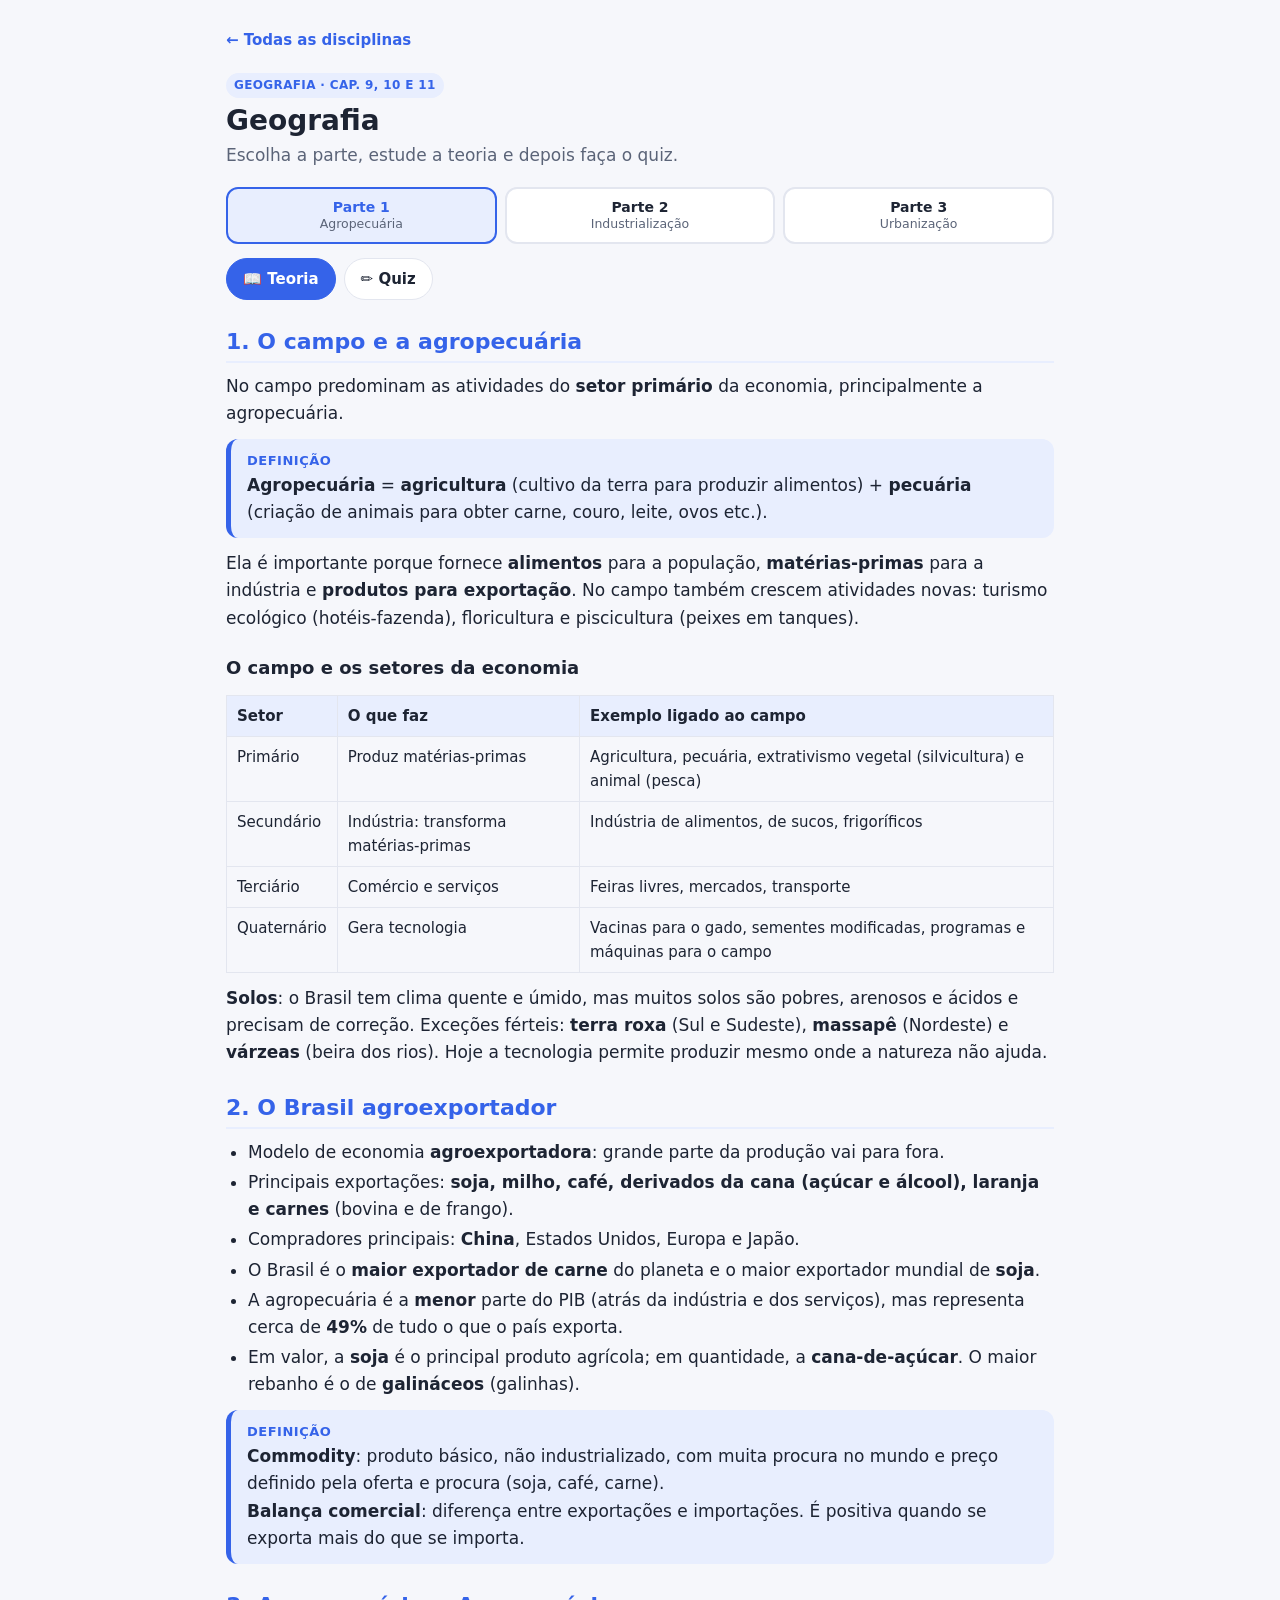
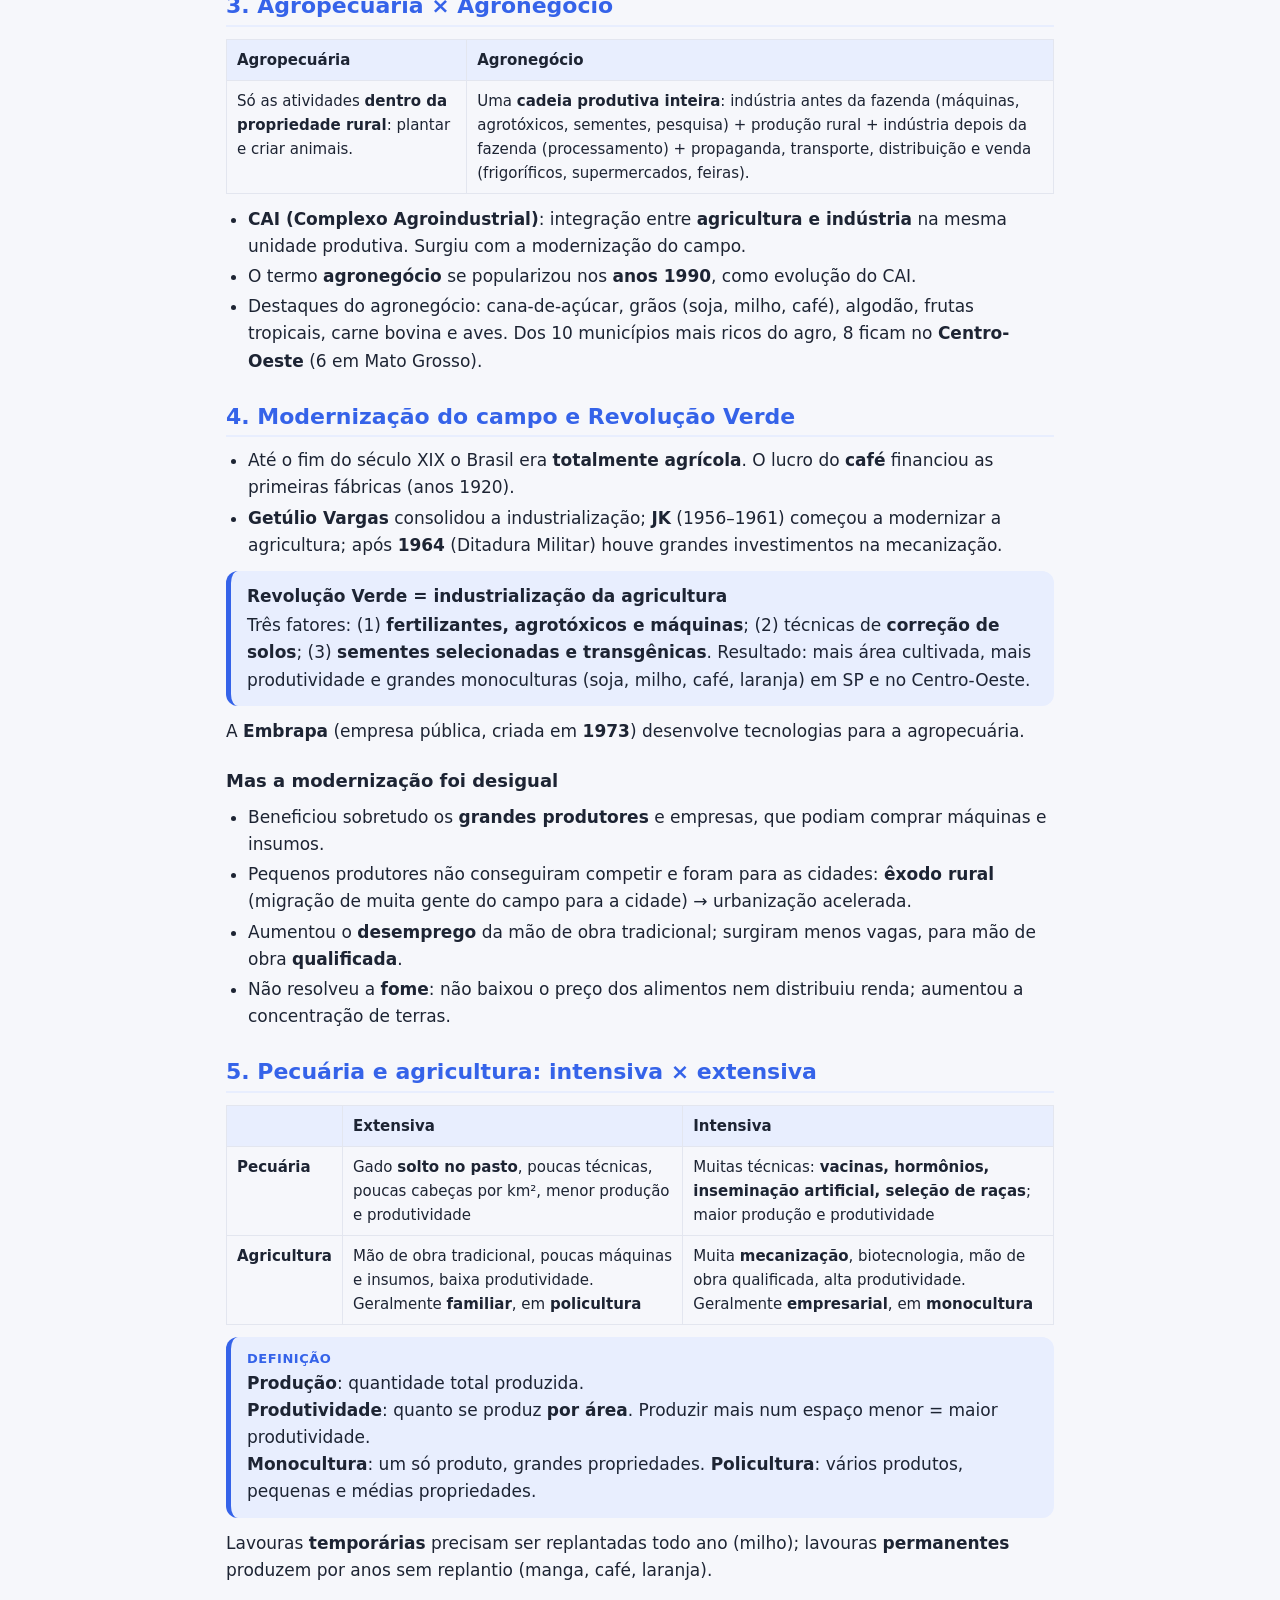
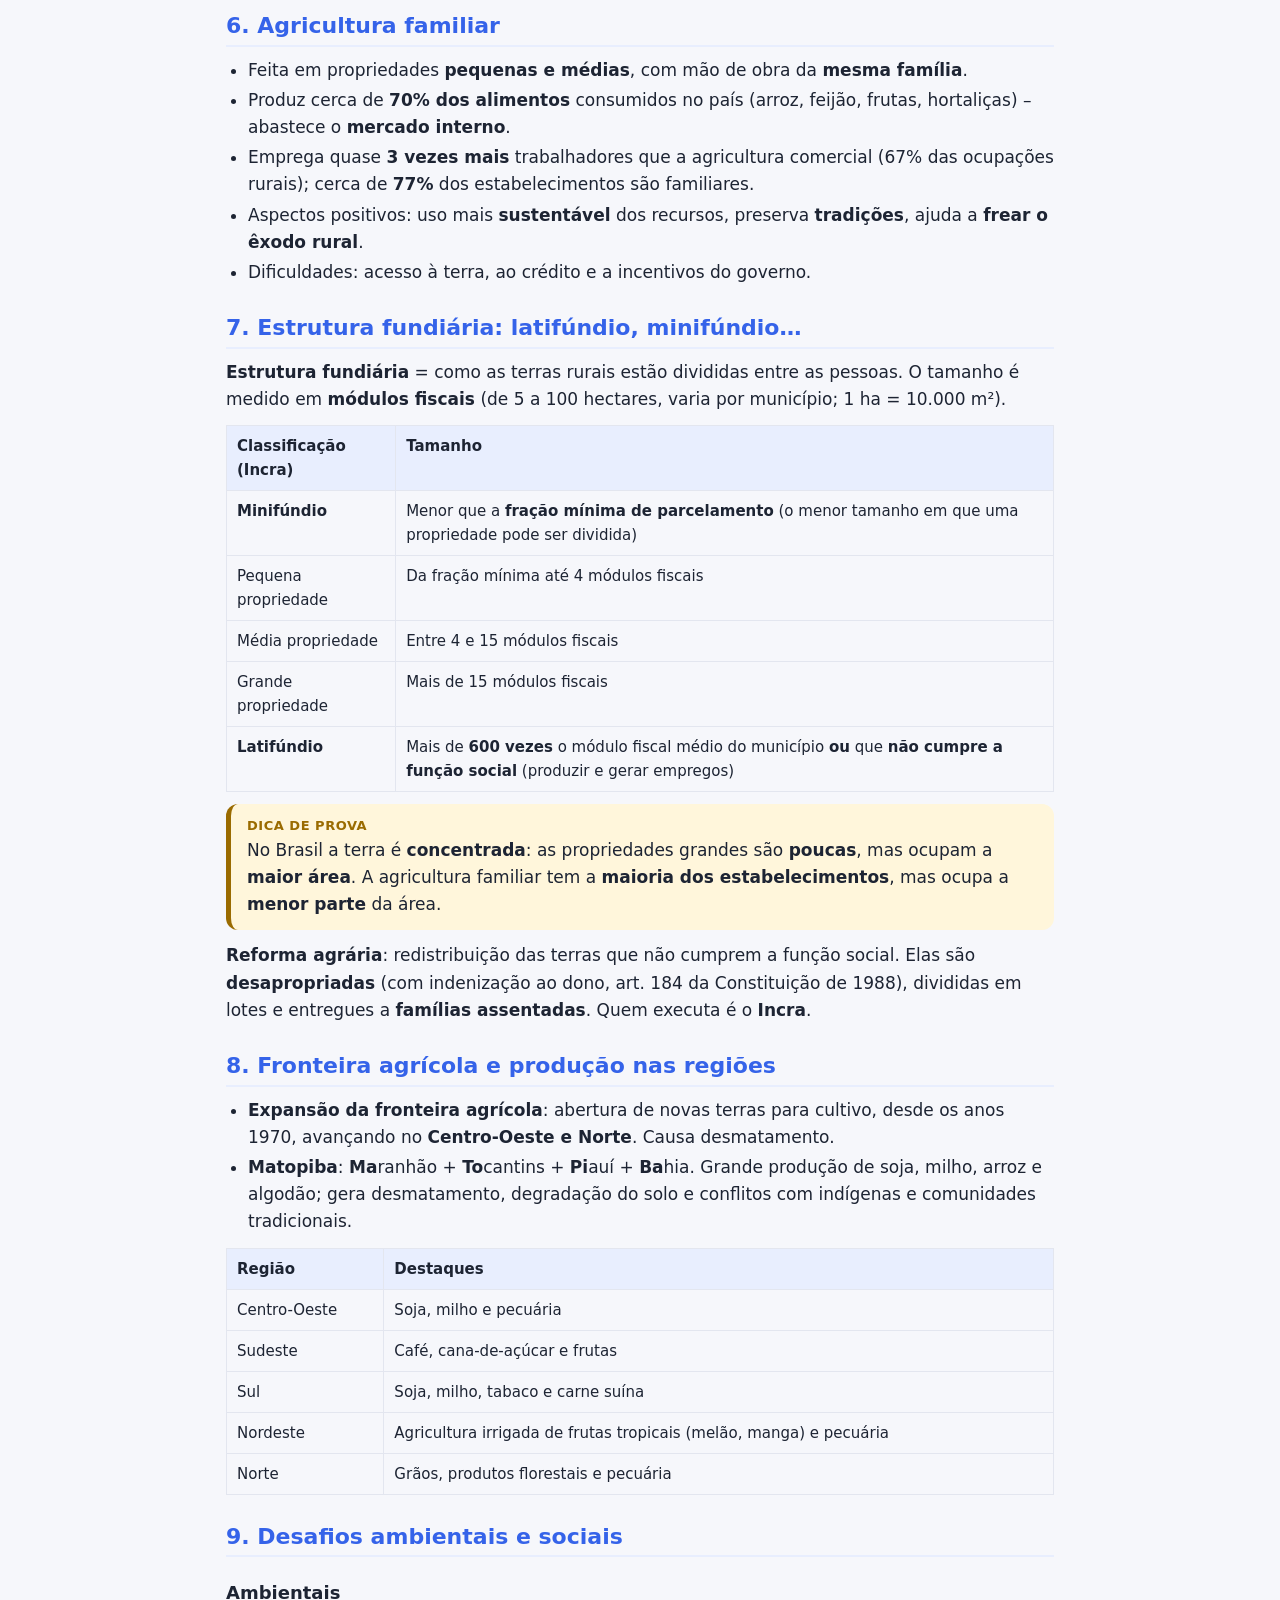
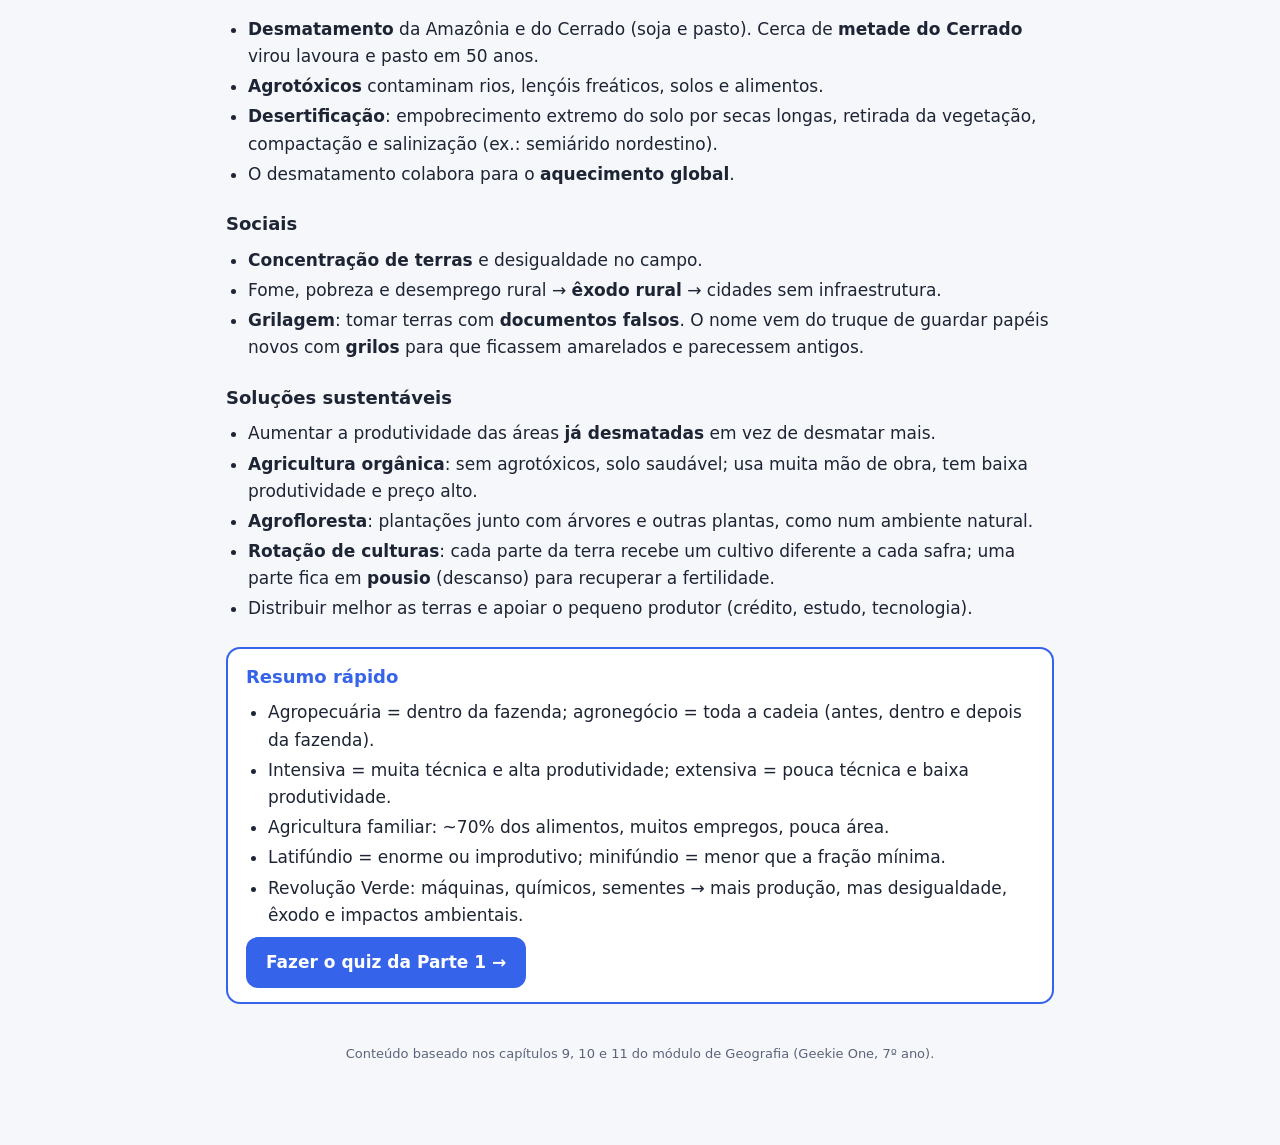
<file: geografia/index.html>
<!doctype html>
<html lang="pt-BR">
<head>
<meta charset="utf-8">
<meta name="viewport" content="width=device-width,initial-scale=1">
<title>Geografia – Guia 3º Trimestre</title>
<link rel="stylesheet" href="../assets/style.css">
</head>
<body>
<div class="wrap part" id="app" data-part="p1">
  <header class="top"><a class="back" href="../">← Todas as disciplinas</a></header>
  <span class="tag">Geografia · Cap. 9, 10 e 11</span>
  <h1>Geografia</h1>
  <p class="sub">Escolha a parte, estude a teoria e depois faça o quiz.</p>

  <div class="parts" role="tablist" aria-label="Partes">
    <button role="tab" data-p="p1" aria-selected="true">Parte 1<small>Agropecuária</small></button>
    <button role="tab" data-p="p2" aria-selected="false">Parte 2<small>Industrialização</small></button>
    <button role="tab" data-p="p3" aria-selected="false">Parte 3<small>Urbanização</small></button>
  </div>
  <div class="modes" role="tablist" aria-label="Modo">
    <button role="tab" data-m="teoria" aria-selected="true">📖 Teoria</button>
    <button role="tab" data-m="quiz" aria-selected="false">✏️ Quiz</button>
  </div>

  <!-- ===================== PARTE 1 ===================== -->
  <section class="theory" data-sec="p1">
    <h2>1. O campo e a agropecuária</h2>
    <p>No campo predominam as atividades do <b>setor primário</b> da economia, principalmente a agropecuária.</p>
    <div class="box def"><b>Agropecuária</b> = <b>agricultura</b> (cultivo da terra para produzir alimentos) + <b>pecuária</b> (criação de animais para obter carne, couro, leite, ovos etc.).</div>
    <p>Ela é importante porque fornece <b>alimentos</b> para a população, <b>matérias-primas</b> para a indústria e <b>produtos para exportação</b>. No campo também crescem atividades novas: turismo ecológico (hotéis-fazenda), floricultura e piscicultura (peixes em tanques).</p>
    <h3>O campo e os setores da economia</h3>
    <div class="tbl"><table>
      <tr><th>Setor</th><th>O que faz</th><th>Exemplo ligado ao campo</th></tr>
      <tr><td>Primário</td><td>Produz matérias-primas</td><td>Agricultura, pecuária, extrativismo vegetal (silvicultura) e animal (pesca)</td></tr>
      <tr><td>Secundário</td><td>Indústria: transforma matérias-primas</td><td>Indústria de alimentos, de sucos, frigoríficos</td></tr>
      <tr><td>Terciário</td><td>Comércio e serviços</td><td>Feiras livres, mercados, transporte</td></tr>
      <tr><td>Quaternário</td><td>Gera tecnologia</td><td>Vacinas para o gado, sementes modificadas, programas e máquinas para o campo</td></tr>
    </table></div>
    <p><b>Solos</b>: o Brasil tem clima quente e úmido, mas muitos solos são pobres, arenosos e ácidos e precisam de correção. Exceções férteis: <b>terra roxa</b> (Sul e Sudeste), <b>massapê</b> (Nordeste) e <b>várzeas</b> (beira dos rios). Hoje a tecnologia permite produzir mesmo onde a natureza não ajuda.</p>

    <h2>2. O Brasil agroexportador</h2>
    <ul>
      <li>Modelo de economia <b>agroexportadora</b>: grande parte da produção vai para fora.</li>
      <li>Principais exportações: <b>soja, milho, café, derivados da cana (açúcar e álcool), laranja e carnes</b> (bovina e de frango).</li>
      <li>Compradores principais: <b>China</b>, Estados Unidos, Europa e Japão.</li>
      <li>O Brasil é o <b>maior exportador de carne</b> do planeta e o maior exportador mundial de <b>soja</b>.</li>
      <li>A agropecuária é a <b>menor</b> parte do PIB (atrás da indústria e dos serviços), mas representa cerca de <b>49%</b> de tudo o que o país exporta.</li>
      <li>Em valor, a <b>soja</b> é o principal produto agrícola; em quantidade, a <b>cana-de-açúcar</b>. O maior rebanho é o de <b>galináceos</b> (galinhas).</li>
    </ul>
    <div class="box def"><b>Commodity</b>: produto básico, não industrializado, com muita procura no mundo e preço definido pela oferta e procura (soja, café, carne).<br><b>Balança comercial</b>: diferença entre exportações e importações. É positiva quando se exporta mais do que se importa.</div>

    <h2>3. Agropecuária × Agronegócio</h2>
    <div class="tbl"><table>
      <tr><th>Agropecuária</th><th>Agronegócio</th></tr>
      <tr><td>Só as atividades <b>dentro da propriedade rural</b>: plantar e criar animais.</td>
          <td>Uma <b>cadeia produtiva inteira</b>: indústria antes da fazenda (máquinas, agrotóxicos, sementes, pesquisa) + produção rural + indústria depois da fazenda (processamento) + propaganda, transporte, distribuição e venda (frigoríficos, supermercados, feiras).</td></tr>
    </table></div>
    <ul>
      <li><b>CAI (Complexo Agroindustrial)</b>: integração entre <b>agricultura e indústria</b> na mesma unidade produtiva. Surgiu com a modernização do campo.</li>
      <li>O termo <b>agronegócio</b> se popularizou nos <b>anos 1990</b>, como evolução do CAI.</li>
      <li>Destaques do agronegócio: cana-de-açúcar, grãos (soja, milho, café), algodão, frutas tropicais, carne bovina e aves. Dos 10 municípios mais ricos do agro, 8 ficam no <b>Centro-Oeste</b> (6 em Mato Grosso).</li>
    </ul>

    <h2>4. Modernização do campo e Revolução Verde</h2>
    <ul>
      <li>Até o fim do século XIX o Brasil era <b>totalmente agrícola</b>. O lucro do <b>café</b> financiou as primeiras fábricas (anos 1920).</li>
      <li><b>Getúlio Vargas</b> consolidou a industrialização; <b>JK</b> (1956–1961) começou a modernizar a agricultura; após <b>1964</b> (Ditadura Militar) houve grandes investimentos na mecanização.</li>
    </ul>
    <div class="box key"><b>Revolução Verde = industrialização da agricultura</b>Três fatores: (1) <b>fertilizantes, agrotóxicos e máquinas</b>; (2) técnicas de <b>correção de solos</b>; (3) <b>sementes selecionadas e transgênicas</b>. Resultado: mais área cultivada, mais produtividade e grandes monoculturas (soja, milho, café, laranja) em SP e no Centro-Oeste.</div>
    <p>A <b>Embrapa</b> (empresa pública, criada em <b>1973</b>) desenvolve tecnologias para a agropecuária.</p>
    <h3>Mas a modernização foi desigual</h3>
    <ul>
      <li>Beneficiou sobretudo os <b>grandes produtores</b> e empresas, que podiam comprar máquinas e insumos.</li>
      <li>Pequenos produtores não conseguiram competir e foram para as cidades: <b>êxodo rural</b> (migração de muita gente do campo para a cidade) → urbanização acelerada.</li>
      <li>Aumentou o <b>desemprego</b> da mão de obra tradicional; surgiram menos vagas, para mão de obra <b>qualificada</b>.</li>
      <li>Não resolveu a <b>fome</b>: não baixou o preço dos alimentos nem distribuiu renda; aumentou a concentração de terras.</li>
    </ul>

    <h2>5. Pecuária e agricultura: intensiva × extensiva</h2>
    <div class="tbl"><table>
      <tr><th></th><th>Extensiva</th><th>Intensiva</th></tr>
      <tr><td><b>Pecuária</b></td><td>Gado <b>solto no pasto</b>, poucas técnicas, poucas cabeças por km², menor produção e produtividade</td><td>Muitas técnicas: <b>vacinas, hormônios, inseminação artificial, seleção de raças</b>; maior produção e produtividade</td></tr>
      <tr><td><b>Agricultura</b></td><td>Mão de obra tradicional, poucas máquinas e insumos, baixa produtividade. Geralmente <b>familiar</b>, em <b>policultura</b></td><td>Muita <b>mecanização</b>, biotecnologia, mão de obra qualificada, alta produtividade. Geralmente <b>empresarial</b>, em <b>monocultura</b></td></tr>
    </table></div>
    <div class="box def"><b>Produção</b>: quantidade total produzida.<br><b>Produtividade</b>: quanto se produz <b>por área</b>. Produzir mais num espaço menor = maior produtividade.<br><b>Monocultura</b>: um só produto, grandes propriedades. <b>Policultura</b>: vários produtos, pequenas e médias propriedades.</div>
    <p>Lavouras <b>temporárias</b> precisam ser replantadas todo ano (milho); lavouras <b>permanentes</b> produzem por anos sem replantio (manga, café, laranja).</p>

    <h2>6. Agricultura familiar</h2>
    <ul>
      <li>Feita em propriedades <b>pequenas e médias</b>, com mão de obra da <b>mesma família</b>.</li>
      <li>Produz cerca de <b>70% dos alimentos</b> consumidos no país (arroz, feijão, frutas, hortaliças) – abastece o <b>mercado interno</b>.</li>
      <li>Emprega quase <b>3 vezes mais</b> trabalhadores que a agricultura comercial (67% das ocupações rurais); cerca de <b>77%</b> dos estabelecimentos são familiares.</li>
      <li>Aspectos positivos: uso mais <b>sustentável</b> dos recursos, preserva <b>tradições</b>, ajuda a <b>frear o êxodo rural</b>.</li>
      <li>Dificuldades: acesso à terra, ao crédito e a incentivos do governo.</li>
    </ul>

    <h2>7. Estrutura fundiária: latifúndio, minifúndio…</h2>
    <p><b>Estrutura fundiária</b> = como as terras rurais estão divididas entre as pessoas. O tamanho é medido em <b>módulos fiscais</b> (de 5 a 100 hectares, varia por município; 1 ha = 10.000 m²).</p>
    <div class="tbl"><table>
      <tr><th>Classificação (Incra)</th><th>Tamanho</th></tr>
      <tr><td><b>Minifúndio</b></td><td>Menor que a <b>fração mínima de parcelamento</b> (o menor tamanho em que uma propriedade pode ser dividida)</td></tr>
      <tr><td>Pequena propriedade</td><td>Da fração mínima até 4 módulos fiscais</td></tr>
      <tr><td>Média propriedade</td><td>Entre 4 e 15 módulos fiscais</td></tr>
      <tr><td>Grande propriedade</td><td>Mais de 15 módulos fiscais</td></tr>
      <tr><td><b>Latifúndio</b></td><td>Mais de <b>600 vezes</b> o módulo fiscal médio do município <b>ou</b> que <b>não cumpre a função social</b> (produzir e gerar empregos)</td></tr>
    </table></div>
    <div class="box tip">No Brasil a terra é <b>concentrada</b>: as propriedades grandes são <b>poucas</b>, mas ocupam a <b>maior área</b>. A agricultura familiar tem a <b>maioria dos estabelecimentos</b>, mas ocupa a <b>menor parte</b> da área.</div>
    <p><b>Reforma agrária</b>: redistribuição das terras que não cumprem a função social. Elas são <b>desapropriadas</b> (com indenização ao dono, art. 184 da Constituição de 1988), divididas em lotes e entregues a <b>famílias assentadas</b>. Quem executa é o <b>Incra</b>.</p>

    <h2>8. Fronteira agrícola e produção nas regiões</h2>
    <ul>
      <li><b>Expansão da fronteira agrícola</b>: abertura de novas terras para cultivo, desde os anos 1970, avançando no <b>Centro-Oeste e Norte</b>. Causa desmatamento.</li>
      <li><b>Matopiba</b>: <b>Ma</b>ranhão + <b>To</b>cantins + <b>Pi</b>auí + <b>Ba</b>hia. Grande produção de soja, milho, arroz e algodão; gera desmatamento, degradação do solo e conflitos com indígenas e comunidades tradicionais.</li>
    </ul>
    <div class="tbl"><table>
      <tr><th>Região</th><th>Destaques</th></tr>
      <tr><td>Centro-Oeste</td><td>Soja, milho e pecuária</td></tr>
      <tr><td>Sudeste</td><td>Café, cana-de-açúcar e frutas</td></tr>
      <tr><td>Sul</td><td>Soja, milho, tabaco e carne suína</td></tr>
      <tr><td>Nordeste</td><td>Agricultura irrigada de frutas tropicais (melão, manga) e pecuária</td></tr>
      <tr><td>Norte</td><td>Grãos, produtos florestais e pecuária</td></tr>
    </table></div>

    <h2>9. Desafios ambientais e sociais</h2>
    <h3>Ambientais</h3>
    <ul>
      <li><b>Desmatamento</b> da Amazônia e do Cerrado (soja e pasto). Cerca de <b>metade do Cerrado</b> virou lavoura e pasto em 50 anos.</li>
      <li><b>Agrotóxicos</b> contaminam rios, lençóis freáticos, solos e alimentos.</li>
      <li><b>Desertificação</b>: empobrecimento extremo do solo por secas longas, retirada da vegetação, compactação e salinização (ex.: semiárido nordestino).</li>
      <li>O desmatamento colabora para o <b>aquecimento global</b>.</li>
    </ul>
    <h3>Sociais</h3>
    <ul>
      <li><b>Concentração de terras</b> e desigualdade no campo.</li>
      <li>Fome, pobreza e desemprego rural → <b>êxodo rural</b> → cidades sem infraestrutura.</li>
      <li><b>Grilagem</b>: tomar terras com <b>documentos falsos</b>. O nome vem do truque de guardar papéis novos com <b>grilos</b> para que ficassem amarelados e parecessem antigos.</li>
    </ul>
    <h3>Soluções sustentáveis</h3>
    <ul>
      <li>Aumentar a produtividade das áreas <b>já desmatadas</b> em vez de desmatar mais.</li>
      <li><b>Agricultura orgânica</b>: sem agrotóxicos, solo saudável; usa muita mão de obra, tem baixa produtividade e preço alto.</li>
      <li><b>Agrofloresta</b>: plantações junto com árvores e outras plantas, como num ambiente natural.</li>
      <li><b>Rotação de culturas</b>: cada parte da terra recebe um cultivo diferente a cada safra; uma parte fica em <b>pousio</b> (descanso) para recuperar a fertilidade.</li>
      <li>Distribuir melhor as terras e apoiar o pequeno produtor (crédito, estudo, tecnologia).</li>
    </ul>

    <div class="recap">
      <h3>Resumo rápido</h3>
      <ul>
        <li>Agropecuária = dentro da fazenda; agronegócio = toda a cadeia (antes, dentro e depois da fazenda).</li>
        <li>Intensiva = muita técnica e alta produtividade; extensiva = pouca técnica e baixa produtividade.</li>
        <li>Agricultura familiar: ~70% dos alimentos, muitos empregos, pouca área.</li>
        <li>Latifúndio = enorme ou improdutivo; minifúndio = menor que a fração mínima.</li>
        <li>Revolução Verde: máquinas, químicos, sementes → mais produção, mas desigualdade, êxodo e impactos ambientais.</li>
      </ul>
      <button class="btn go-quiz" data-goquiz>Fazer o quiz da Parte 1 →</button>
    </div>
  </section>

  <!-- ===================== PARTE 2 ===================== -->
  <section class="theory hidden" data-sec="p2">
    <h2>1. Do artesanato à indústria</h2>
    <p>Antes das fábricas, as mercadorias eram feitas de outras formas. A sequência é:</p>
    <div class="cycle"><span><b>Artesanato</b></span><i>→</i><span><b>Manufatura</b></span><i>→</i><span><b>Maquinofatura</b> (indústria)</span></div>
    <div class="tbl"><table>
      <tr><th></th><th>Artesanato</th><th>Manufatura</th><th>Maquinofatura</th></tr>
      <tr><td>Quem faz</td><td>O <b>artesão</b> faz o produto <b>do início ao fim</b>, sozinho ou com a família</td><td>Vários trabalhadores reunidos numa oficina, cada um faz <b>uma etapa</b> (<b>divisão do trabalho</b>)</td><td>Operários controlam <b>máquinas</b> nas <b>fábricas</b></td></tr>
      <tr><td>Ferramentas</td><td>Simples, manuais</td><td>Ainda manuais</td><td><b>Máquinas</b> (primeiro a vapor)</td></tr>
      <tr><td>Dono dos meios</td><td>O próprio artesão</td><td>Um dono (patrão); trabalhadores recebem salário</td><td>O dono da fábrica (capitalista); operários assalariados</td></tr>
      <tr><td>Produção</td><td>Pequena e lenta</td><td>Maior que o artesanato</td><td>Em <b>grande quantidade</b> e mais rápida</td></tr>
    </table></div>
    <div class="box def"><b>Indústria</b>: produção de mercadorias com o uso de <b>máquinas</b>. Reduz o tempo de produção e aumenta a quantidade e a variedade de produtos. A <b>fábrica</b> é o lugar onde ela acontece.</div>

    <h2>2. Revolução Industrial</h2>
    <p>Começou na <b>segunda metade do século XVIII</b>, na <b>Inglaterra</b>. O marco inicial é a <b>máquina a vapor</b> de <b>James Watt</b> usada na produção de tecidos.</p>
    <div class="tbl"><table>
      <tr><th>Fase</th><th>Quando</th><th>Marcas</th></tr>
      <tr><td>1ª</td><td>Séc. XVIII</td><td>Máquina a vapor, carvão, tecidos (Inglaterra)</td></tr>
      <tr><td>2ª</td><td>Fim do séc. XIX</td><td>Eletricidade, petróleo, aço, linha de montagem</td></tr>
      <tr><td>3ª</td><td>A partir de 1970</td><td>Informática, eletrônica, robótica</td></tr>
      <tr><td>4ª (Indústria 4.0)</td><td>Atual</td><td>Internet, dados (big data), Inteligência Artificial, Internet das Coisas, impressão 3-D</td></tr>
    </table></div>
    <p>Produtos industrializados têm maior <b>valor agregado</b> (valem mais que as matérias-primas, porque foram transformados, embalados, transportados).</p>

    <h2>3. Tipos de indústria</h2>
    <p>O IBGE divide em três grandes grupos:</p>
    <ul>
      <li><b>Extrativa</b>: retira recursos da natureza com máquinas (ex.: <b>mineração</b>, carvão).</li>
      <li><b>De construção</b>: construção civil (casas, prédios), pesada (rodovias, pontes, usinas) e naval (navios).</li>
      <li><b>De transformação</b>: transforma matérias-primas em produtos. Divide-se em:</li>
    </ul>
    <div class="tbl"><table>
      <tr><th>Tipo</th><th>Outros nomes</th><th>O que faz</th><th>Exemplos</th></tr>
      <tr><td><b>De base</b></td><td>Bens de produção, indústria pesada</td><td>Transforma matérias-primas em produtos usados <b>por outras indústrias</b></td><td>Siderúrgicas (aço, ex.: CSN), petroquímicas (refinam petróleo)</td></tr>
      <tr><td><b>De bens intermediários</b></td><td>Bens de capital</td><td>Fabrica <b>máquinas, equipamentos e peças</b> para a atividade industrial</td><td>Metalúrgicas (estruturas metálicas, fios), máquinas</td></tr>
      <tr><td><b>De bens de consumo</b></td><td>Indústria leve</td><td>Produtos para o <b>consumidor final</b></td><td><b>Duráveis</b>: carros, eletrodomésticos. <b>Não duráveis</b>: alimentos, bebidas, remédios</td></tr>
    </table></div>
    <div class="box tip">Caminho da produção: <b>matéria-prima → indústria de base → indústria intermediária → indústria de bens de consumo → consumidor</b>.</div>

    <h2>4. Fatores locacionais</h2>
    <p>São os elementos que tornam um lugar <b>atrativo</b> para instalar uma indústria:</p>
    <ul>
      <li><b>Transporte</b> (rodovias, ferrovias, portos): trazer matéria-prima, levar produtos e trabalhadores.</li>
      <li><b>Capital</b>: dinheiro, terrenos, máquinas, crédito.</li>
      <li><b>Mão de obra</b>: trabalhadores (cada vez mais especializados).</li>
      <li><b>Mercado consumidor</b>: estar perto de quem compra barateia o transporte.</li>
      <li><b>Energia</b>: sem energia não há como aumentar a produção.</li>
      <li><b>Matéria-prima</b>: importante sobretudo para a indústria de base.</li>
      <li><b>Centros de pesquisa</b> e <b>redes de comunicação</b> (internet, telefone).</li>
      <li><b>Incentivos fiscais</b>: descontos ou isenção de impostos – muitas vezes o fator <b>mais decisivo</b>.</li>
    </ul>
    <div class="box def"><b>Guerra fiscal</b>: quando cidades ou estados disputam indústrias oferecendo cada vez mais incentivos fiscais. Às vezes também afrouxam leis trabalhistas e ambientais.</div>
    <p>Por que um lugar quer indústrias? Empregos, trabalhadores qualificados, infraestrutura e impostos.</p>

    <h2>5. Industrialização no Brasil</h2>
    <ul>
      <li>O Brasil é um país de <b>industrialização tardia</b>: começou de fato nos <b>anos 1930</b> (Europa, EUA e Japão: séculos XVIII–XIX), com grande impulso nos anos 1950.</li>
      <li><b>Crise de 1929</b>: o mundo comprou menos café, o preço caiu e o governo chegou a <b>queimar estoques de café</b>. A elite não podia mais importar produtos.</li>
      <li>Solução: <b>industrialização por substituição de importações</b> – produzir aqui o que antes era importado.</li>
      <li><b>São Paulo</b> saiu na frente: tinha o <b>capital do café</b> e <b>ferrovias</b> até o Porto de Santos.</li>
      <li><b>Getúlio Vargas</b> criou empresas estatais de base: <b>CSN</b> (Volta Redonda-RJ, 1941, aço), <b>Vale do Rio Doce</b> (mineração) e <b>Petrobras</b>.</li>
      <li><b>JK</b> (anos 1950): abriu o país a empresas estrangeiras, trouxe a <b>indústria automobilística</b> e priorizou as <b>rodovias</b>; construiu <b>Brasília</b> (1956–1960).</li>
      <li>Anos 1970: o Brasil tinha a <b>maior quantidade de trabalhadores industriais</b> do mundo, em SP e no <b>ABC Paulista</b> (Santo André, São Bernardo e São Caetano).</li>
    </ul>
    <h3>Concentração × desconcentração</h3>
    <ul>
      <li><b>Concentração espacial</b>: indústrias agrupadas em poucos lugares (Sudeste/SP entre 1930 e 1970).</li>
      <li><b>Desconcentração espacial</b> (desde os anos 1970): indústrias saem das áreas concentradas e vão para outros lugares – Nordeste (BA, CE, PE; ex.: <b>Polo de Camaçari</b>), Sul e Zona Franca de Manaus.</li>
      <li>Motivos: <b>custos altos em SP</b> (terrenos, impostos, congestionamento, violência) e a <b>guerra fiscal</b>.</li>
      <li>Mesmo assim, <b>SP continua o estado mais industrializado</b> (cerca de 1/4 do PIB industrial).</li>
    </ul>
    <h3>Zona Franca de Manaus</h3>
    <ul>
      <li>Área de livre-comércio <b>sem impostos de importação</b>, criada para atrair empresas e <b>povoar e desenvolver a Amazônia</b>.</li>
      <li>Produz principalmente <b>bens de consumo duráveis</b>: eletrodomésticos, eletroeletrônicos, <b>motocicletas</b>.</li>
      <li>Predomina o <b>capital estrangeiro</b>; muitas peças vêm prontas e são só <b>montadas</b> lá. Abastece todo o Brasil. Incentivos até 2073.</li>
    </ul>
    <h3>Hoje</h3>
    <p>O Brasil fica entre a 2ª e a 3ª Revolução Industrial, com elementos da 4.0. Ainda importa cerca de <b>90% dos microchips</b>. <b>Tecnopolos</b> reúnem empresas de tecnologia, universidades, centros de pesquisa e mão de obra muito qualificada (Campinas, São Carlos, São José dos Campos, Recife – Porto Digital, Porto Alegre, Santa Rita do Sapucaí).</p>

    <div class="recap">
      <h3>Resumo rápido</h3>
      <ul>
        <li>Artesanato (artesão faz tudo) → Manufatura (divisão do trabalho, ferramentas manuais) → Maquinofatura (máquinas, fábricas).</li>
        <li>Base → intermediária → bens de consumo (duráveis e não duráveis).</li>
        <li>Fatores locacionais: transporte, capital, mão de obra, mercado, energia, matéria-prima, incentivos fiscais.</li>
        <li>Industrialização tardia, por substituição de importações, concentrada em SP e depois desconcentrada.</li>
      </ul>
      <button class="btn go-quiz" data-goquiz>Fazer o quiz da Parte 2 →</button>
    </div>
  </section>

  <!-- ===================== PARTE 3 ===================== -->
  <section class="theory hidden" data-sec="p3">
    <h2>1. A urbanização brasileira</h2>
    <div class="box def"><b>Urbanização</b>: crescimento da população <b>urbana</b> em relação à rural e crescimento das cidades.</div>
    <ul>
      <li>No Brasil, rural e urbano se diferenciam pelas <b>atividades</b>: no campo, setor primário; na cidade, secundário (indústria) e terciário (comércio e serviços).</li>
      <li>Até a década de <b>1960</b> a maioria vivia no campo. Nos anos 1970 a população urbana passou a rural.</li>
      <li>Censo 2022: <b>87,41%</b> dos brasileiros vivem em cidades.</li>
      <li>Causa principal: <b>êxodo rural</b>, provocado pela <b>industrialização</b> (empregos na cidade) e pela <b>mecanização do campo</b> (menos empregos no campo). As pessoas buscavam trabalho, saúde, educação e saneamento.</li>
      <li>A urbanização brasileira foi <b>rápida e desordenada</b>: as cidades não tinham infraestrutura para tanta gente.</li>
    </ul>
    <div class="box tip">Industrialização e urbanização são diferentes, mas andam juntas: as fábricas procuram a infraestrutura das cidades, e as fábricas atraem moradores, fazendo as cidades crescerem.</div>

    <h2>2. Município × cidade</h2>
    <ul>
      <li><b>Município</b>: menor unidade político-administrativa do país (5.570 em 2018). Tem, em geral, uma <b>zona rural</b> e uma <b>zona urbana</b>.</li>
      <li><b>Cidade</b>: é a <b>área urbana</b> do município. Alguns municípios nem têm zona rural (ex.: Barueri-SP).</li>
    </ul>

    <h2>3. Rede urbana</h2>
    <div class="box def"><b>Rede urbana</b>: relação de <b>atração e influência</b> entre as cidades. Cidades maiores concentram indústria, comércio, serviços e decisões políticas, e influenciam as menores.</div>
    <ul>
      <li>Pessoas vão a outra cidade buscar o que a sua não oferece: hospitais especializados, universidades, cultura.</li>
      <li><b>Migração pendular</b>: deslocamento <b>diário</b> (ou por períodos) – mora numa cidade e trabalha/estuda em outra. Os <b>boias-frias</b> moram na cidade e trabalham temporariamente nas lavouras.</li>
    </ul>

    <h2>4. Hierarquia urbana (IBGE)</h2>
    <p>As cidades se diferenciam por <b>tamanho, número de habitantes, atividades econômicas e serviços</b>. A <b>hierarquia urbana</b> é a escala de subordinação entre elas, da maior para a menor influência:</p>
    <div class="tbl"><table>
      <tr><th>Nível</th><th>Influência</th><th>Exemplos</th></tr>
      <tr><td><b>1. Metrópoles</b> (“cidade-mãe”)</td><td>Grande poder de atração no país e até no mundo</td><td><b>Grande metrópole nacional</b>: São Paulo. <b>Metrópoles nacionais</b>: Brasília e Rio de Janeiro. <b>Metrópoles</b>: Belém, BH, Curitiba, Fortaleza, Goiânia, Manaus, Porto Alegre, Recife, Salvador</td></tr>
      <tr><td><b>2. Capitais regionais</b></td><td>Parecidas com metrópoles, mas influenciam a região e o estado</td><td>—</td></tr>
      <tr><td><b>3. Centros sub-regionais</b></td><td>Municípios vizinhos</td><td>—</td></tr>
      <tr><td><b>4. Centros de zona</b></td><td>Cidades pequenas, com atividades básicas</td><td>—</td></tr>
      <tr><td><b>5. Centros locais</b></td><td>Só o próprio município</td><td>—</td></tr>
    </table></div>
    <p><b>Metrópoles globais</b> brasileiras (influência no mundo): <b>São Paulo e Rio de Janeiro</b>.</p>
    <h3>Funções das cidades</h3>
    <div class="tbl"><table>
      <tr><th>Função</th><th>Exemplos</th></tr>
      <tr><td>Político-administrativa</td><td>Brasília e capitais dos estados</td></tr>
      <tr><td>Industrial</td><td>Santo André, São Bernardo, São Caetano (SP), Joinville (SC), Anápolis (GO)</td></tr>
      <tr><td>Comercial</td><td>Feira de Santana (BA), Campina Grande (PB), Sinop (MT)</td></tr>
      <tr><td>Turística</td><td>Bonito (MS), Porto Seguro (BA), Ubatuba (SP)</td></tr>
      <tr><td>Portuária</td><td>Santos (SP), Paranaguá (PR), Vitória (ES)</td></tr>
      <tr><td>Histórica</td><td>Ouro Preto (MG), Paraty (RJ)</td></tr>
      <tr><td>Religiosa</td><td>Aparecida (SP), Juazeiro do Norte (CE)</td></tr>
      <tr><td>Universitária</td><td>Viçosa (MG), São Carlos (SP)</td></tr>
    </table></div>
    <p>Cidades grandes como SP e Rio acumulam <b>várias funções</b> ao mesmo tempo.</p>
    <div class="box key"><b>Cidades planejadas × espontâneas</b><b>Santos</b> (1543) cresceu espontaneamente a partir do litoral. <b>Sinop</b> (1974) e <b>Brasília</b> foram <b>planejadas</b>. Brasília foi feita para ~500 mil pessoas e tinha ~2,8 milhões em 2022; os mais pobres foram para a periferia.</div>

    <h2>5. Mancha urbana, conurbação, região metropolitana e megalópole</h2>
    <div class="tbl"><table>
      <tr><th>Conceito</th><th>O que é</th><th>Exemplo</th></tr>
      <tr><td><b>Mancha urbana</b></td><td>A área ocupada pela cidade, que se expande com mais habitantes, casas e ruas</td><td>Crescimento de SP entre 1986 e 2013</td></tr>
      <tr><td><b>Conurbação</b></td><td>Duas ou mais cidades crescem até <b>unir suas áreas urbanas</b></td><td>Petrolina (PE) e Juazeiro (BA), ligadas por ponte sobre o Rio São Francisco</td></tr>
      <tr><td><b>Região metropolitana</b></td><td>Conjunto de municípios <b>vizinhos e interligados</b> a uma <b>cidade central (polarizadora)</b>, com serviços e infraestrutura compartilhados e um conselho comum. Conceito criado em <b>1973</b></td><td>Região Metropolitana de SP: 39 municípios. 74 regiões em 2017</td></tr>
      <tr><td><b>RIDE</b></td><td>Região metropolitana com municípios de <b>dois ou mais estados</b></td><td>3 RIDEs no Brasil</td></tr>
      <tr><td><b>Megalópole</b></td><td>Duas ou mais <b>metrópoles</b> que se juntam numa enorme área urbanizada, ligada por transporte e comunicação</td><td>O Brasil ainda <b>não tem</b>; há uma <b>em formação</b> no eixo <b>Rio de Janeiro–São Paulo</b></td></tr>
    </table></div>
    <div class="box tip">Ordem de tamanho: cidade → conurbação → região metropolitana → megalópole.</div>
    <p>Na conurbação as cidades passam a compartilhar ônibus, coleta de lixo, ruas e também os <b>problemas de infraestrutura</b>.</p>

    <h2>6. Os quatro Brasis (Milton Santos e Maria Laura Silveira, 2001)</h2>
    <div class="tbl"><table>
      <tr><th>Região</th><th>Características</th></tr>
      <tr><td>Amazônia</td><td>Baixa densidade demográfica, menos acesso a tecnologia; destaque para Manaus e Belém</td></tr>
      <tr><td>Nordeste</td><td>Mais desigualdade; população concentrada no litoral; polos industriais na BA, PE e CE</td></tr>
      <tr><td>Centro-Oeste</td><td>Agronegócio mecanizado, concentração de terras, desmatamento do Cerrado</td></tr>
      <tr><td><b>Região Concentrada</b></td><td>Sudeste + Sul: maior industrialização, urbanização, modernização e serviços</td></tr>
    </table></div>

    <div class="recap">
      <h3>Resumo rápido</h3>
      <ul>
        <li>Urbanização rápida a partir de 1960, causada pelo êxodo rural; hoje ~87% vivem em cidades.</li>
        <li>Rede urbana = relação de influência entre cidades; migração pendular = ir e voltar todo dia.</li>
        <li>Hierarquia: metrópoles → capitais regionais → centros sub-regionais → centros de zona → centros locais.</li>
        <li>Conurbação = cidades que se juntam; região metropolitana = municípios ligados a uma cidade central; megalópole = metrópoles unidas (Rio–SP em formação).</li>
      </ul>
      <button class="btn go-quiz" data-goquiz>Fazer o quiz da Parte 3 →</button>
    </div>
  </section>

  <section class="hidden" data-quiz="p1"></section>
  <section class="hidden" data-quiz="p2"></section>
  <section class="hidden" data-quiz="p3"></section>

  <footer>Conteúdo baseado nos capítulos 9, 10 e 11 do módulo de Geografia (Geekie One, 7º ano).</footer>
</div>

<script src="../assets/quiz.js"></script>
<script src="questoes.js"></script>
<script>
(function(){
  const app=document.getElementById('app');
  const TITLES={p1:'Agropecuária',p2:'Industrialização',p3:'Urbanização'};
  const mounted={};
  let part='p1', mode='teoria';
  function show(){
    app.dataset.part=part;
    document.querySelectorAll('[data-p]').forEach(b=>b.setAttribute('aria-selected',b.dataset.p===part));
    document.querySelectorAll('[data-m]').forEach(b=>b.setAttribute('aria-selected',b.dataset.m===mode));
    document.querySelectorAll('[data-sec]').forEach(s=>s.classList.toggle('hidden',!(mode==='teoria'&&s.dataset.sec===part)));
    document.querySelectorAll('[data-quiz]').forEach(s=>s.classList.toggle('hidden',!(mode==='quiz'&&s.dataset.quiz===part)));
    if(mode==='quiz'&&!mounted[part]){
      mounted[part]=window.mountQuiz(document.querySelector('[data-quiz="'+part+'"]'),'geografia-'+part,window.QUIZ[part],TITLES[part]);
    }
    try{ history.replaceState(null,'','#'+part+'-'+mode); }catch(e){}
  }
  document.querySelectorAll('[data-p]').forEach(b=>b.onclick=()=>{part=b.dataset.p;mode='teoria';show();window.scrollTo(0,0);});
  document.querySelectorAll('[data-m]').forEach(b=>b.onclick=()=>{mode=b.dataset.m;show();});
  document.querySelectorAll('[data-goquiz]').forEach(b=>b.onclick=()=>{mode='quiz';show();window.scrollTo({top:0,behavior:'smooth'});});
  const h=(location.hash||'').slice(1).split('-');
  if(TITLES[h[0]]) part=h[0];
  if(h[1]==='quiz') mode='quiz';
  show();
})();
</script>
</body>
</html>
</file>
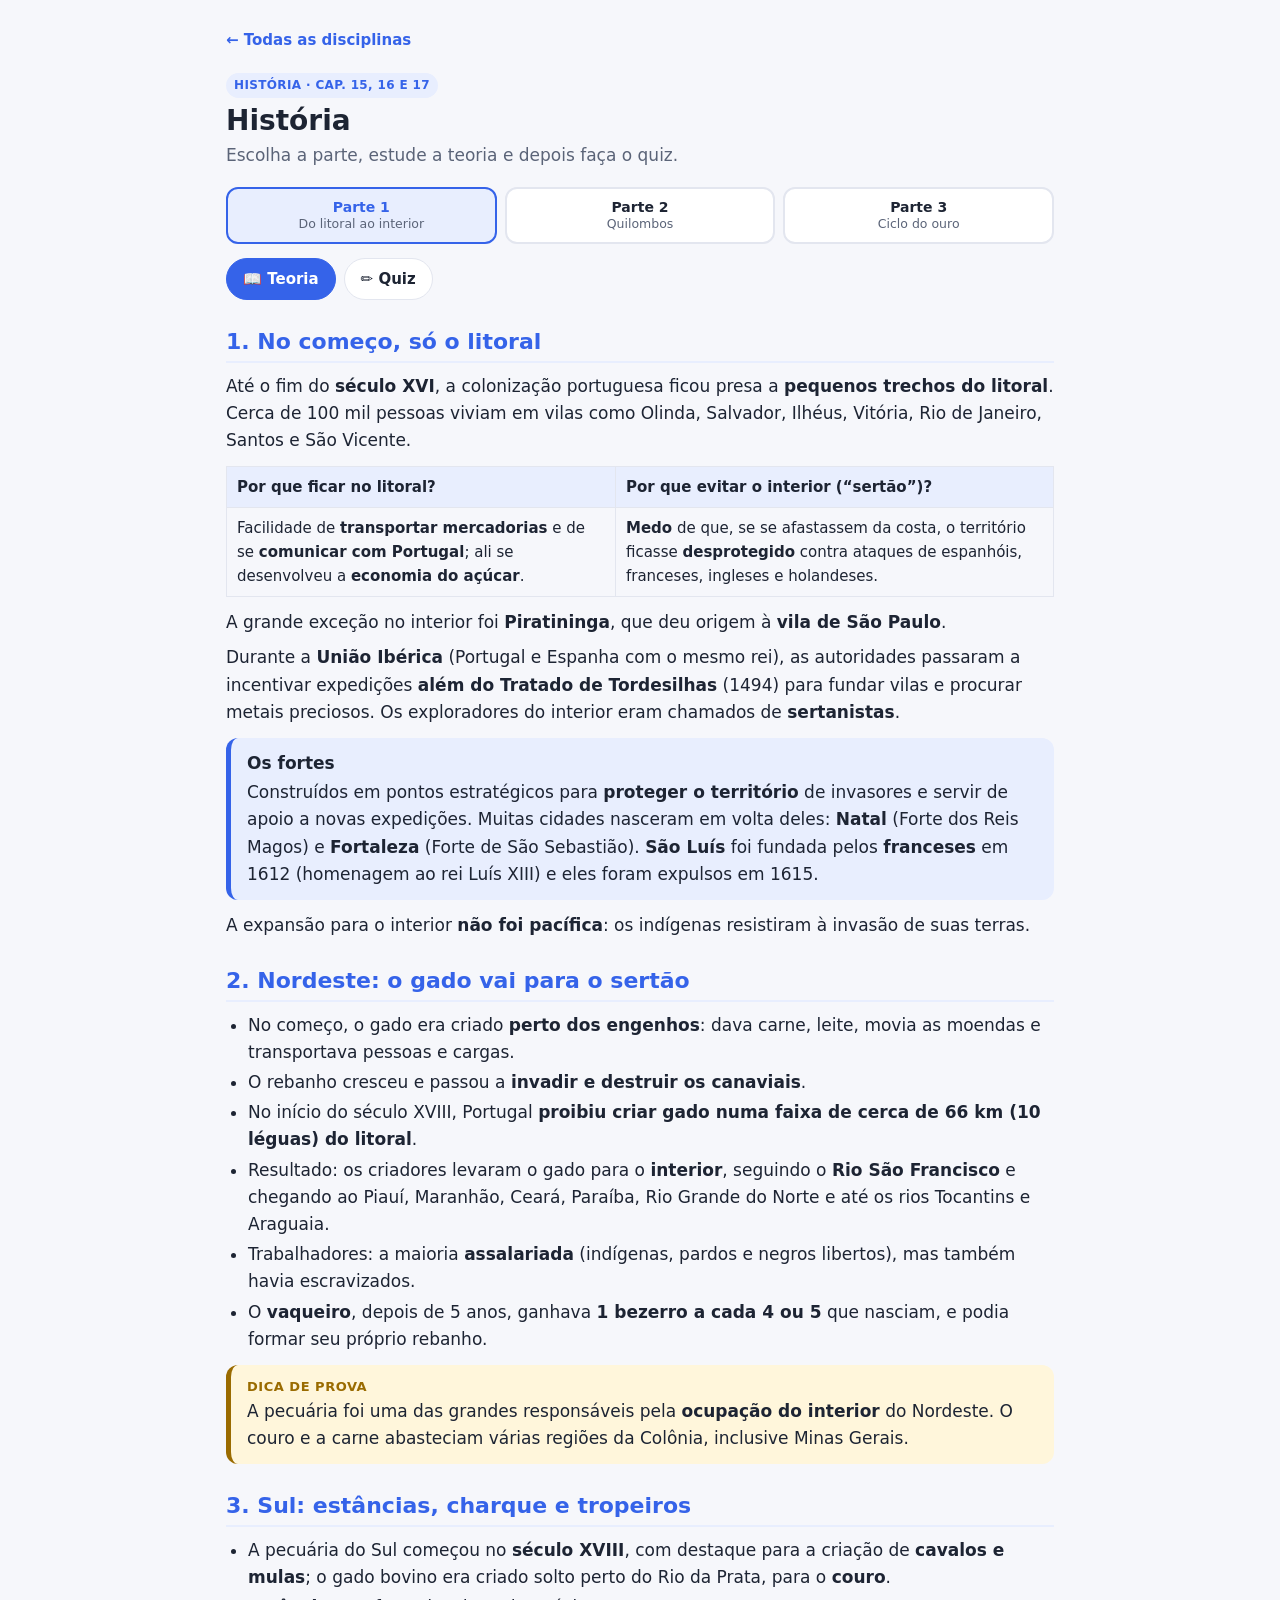
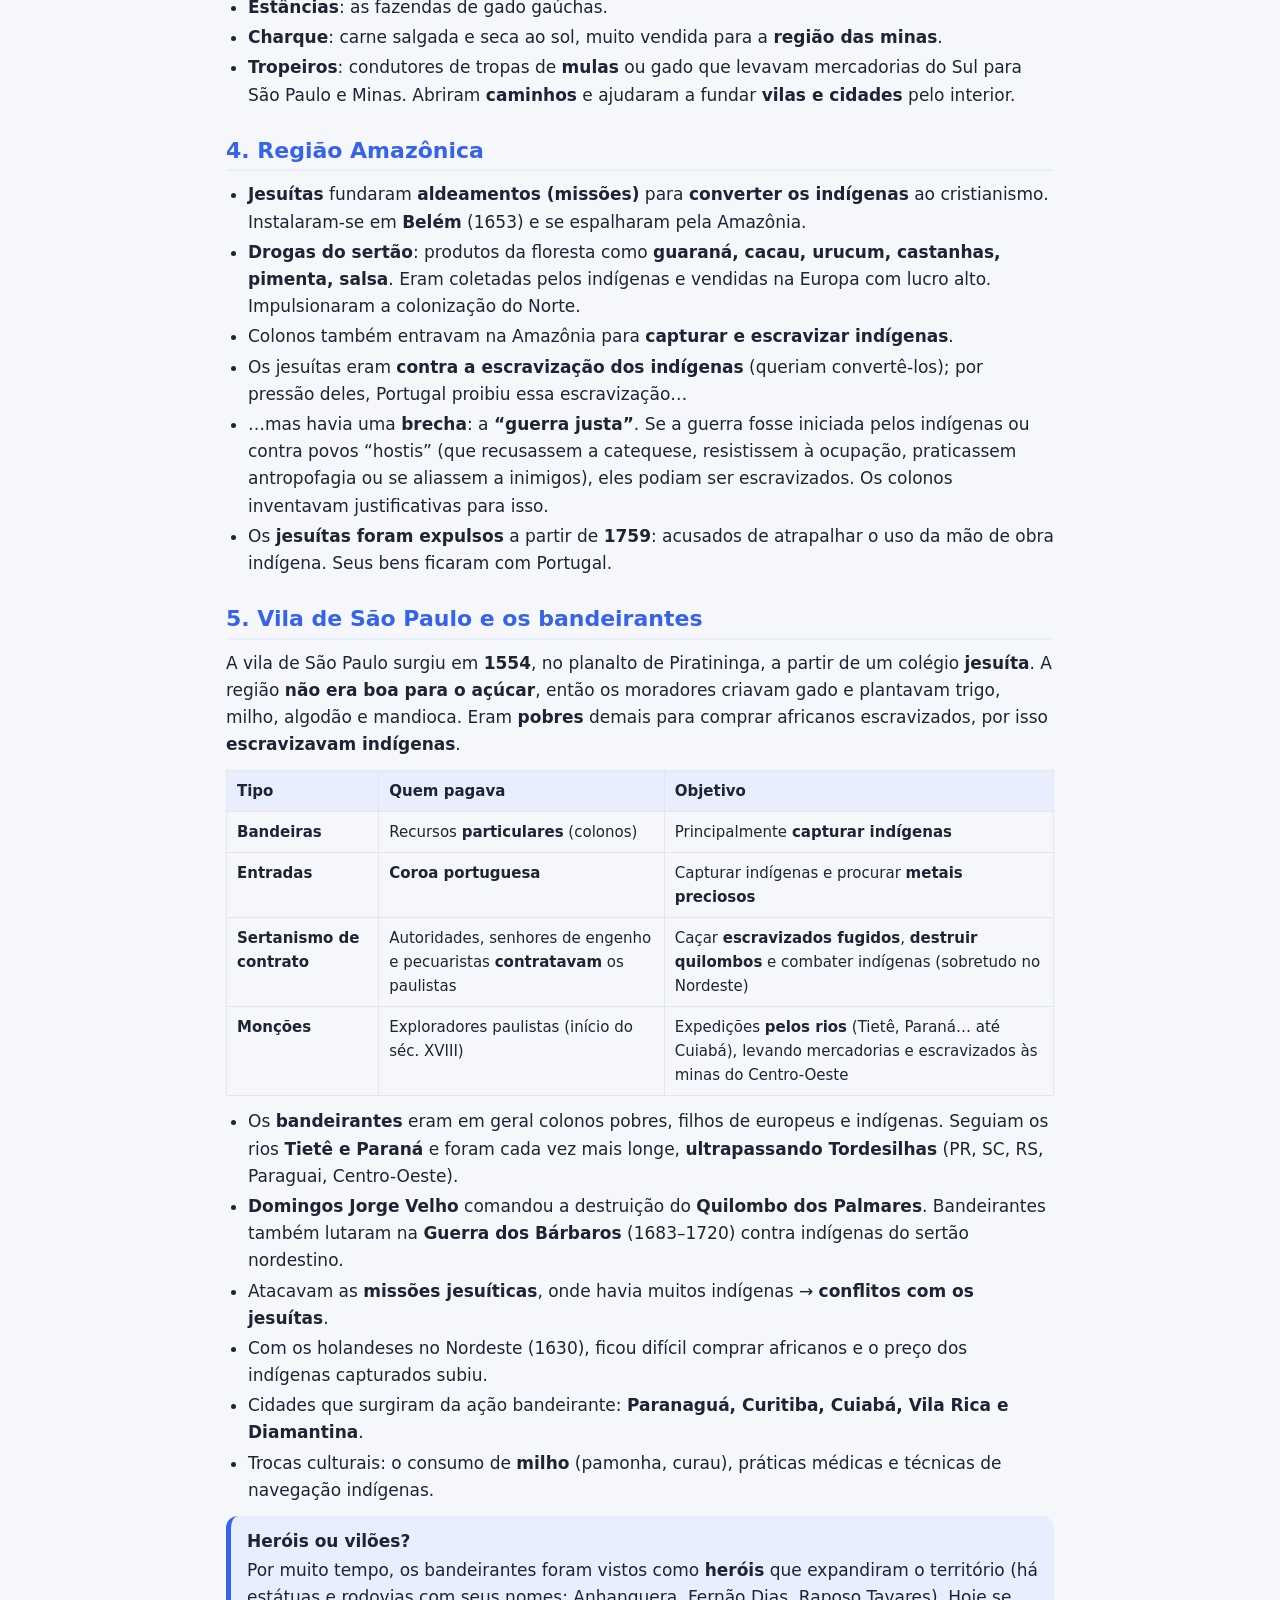
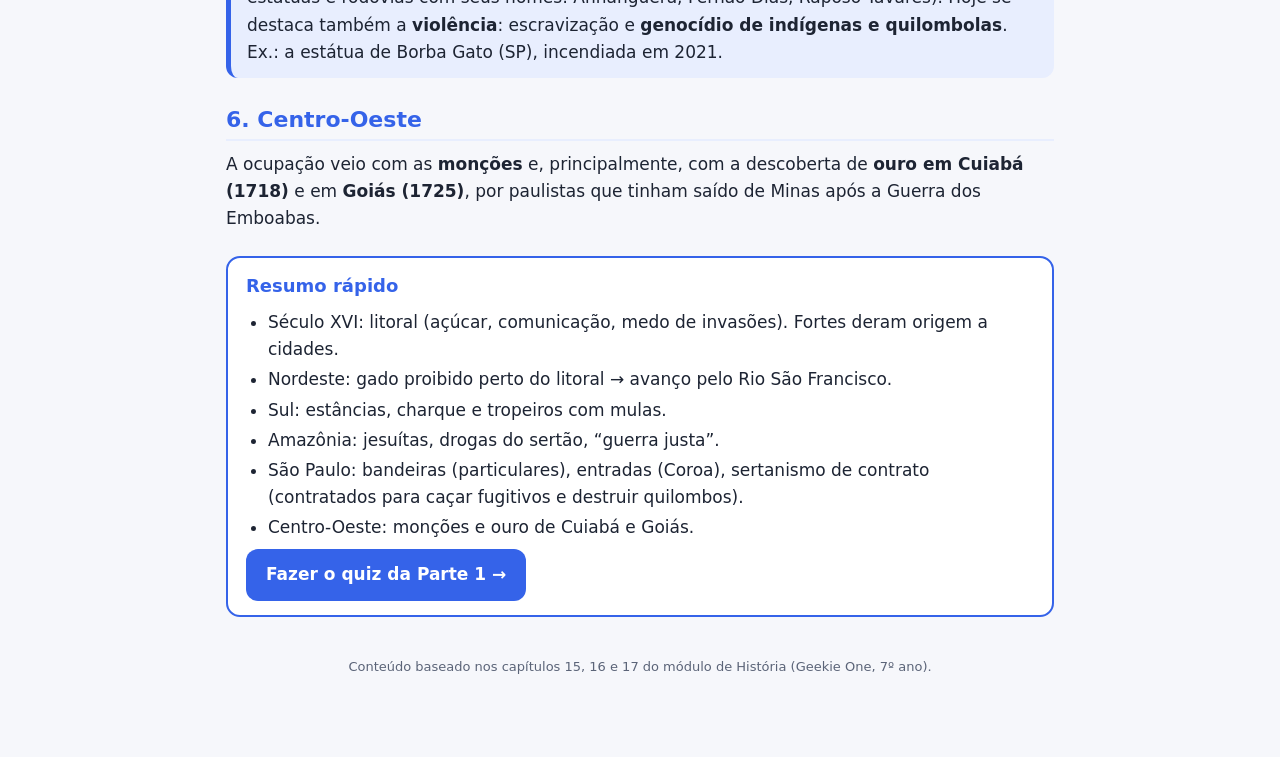
<file: historia/index.html>
<!doctype html>
<html lang="pt-BR">
<head>
<meta charset="utf-8">
<meta name="viewport" content="width=device-width,initial-scale=1">
<title>História – Guia 3º Trimestre</title>
<link rel="stylesheet" href="../assets/style.css">
</head>
<body>
<div class="wrap part" id="app" data-part="p1">
  <header class="top"><a class="back" href="../">← Todas as disciplinas</a></header>
  <span class="tag">História · Cap. 15, 16 e 17</span>
  <h1>História</h1>
  <p class="sub">Escolha a parte, estude a teoria e depois faça o quiz.</p>

  <div class="parts" role="tablist" aria-label="Partes">
    <button role="tab" data-p="p1" aria-selected="true">Parte 1<small>Do litoral ao interior</small></button>
    <button role="tab" data-p="p2" aria-selected="false">Parte 2<small>Quilombos</small></button>
    <button role="tab" data-p="p3" aria-selected="false">Parte 3<small>Ciclo do ouro</small></button>
  </div>
  <div class="modes" role="tablist" aria-label="Modo">
    <button role="tab" data-m="teoria" aria-selected="true">📖 Teoria</button>
    <button role="tab" data-m="quiz" aria-selected="false">✏️ Quiz</button>
  </div>

  <!-- ===================== PARTE 1 ===================== -->
  <section class="theory" data-sec="p1">
    <h2>1. No começo, só o litoral</h2>
    <p>Até o fim do <b>século XVI</b>, a colonização portuguesa ficou presa a <b>pequenos trechos do litoral</b>. Cerca de 100 mil pessoas viviam em vilas como Olinda, Salvador, Ilhéus, Vitória, Rio de Janeiro, Santos e São Vicente.</p>
    <div class="tbl"><table>
      <tr><th>Por que ficar no litoral?</th><th>Por que evitar o interior (“sertão”)?</th></tr>
      <tr><td>Facilidade de <b>transportar mercadorias</b> e de se <b>comunicar com Portugal</b>; ali se desenvolveu a <b>economia do açúcar</b>.</td>
          <td><b>Medo</b> de que, se se afastassem da costa, o território ficasse <b>desprotegido</b> contra ataques de espanhóis, franceses, ingleses e holandeses.</td></tr>
    </table></div>
    <p>A grande exceção no interior foi <b>Piratininga</b>, que deu origem à <b>vila de São Paulo</b>.</p>
    <p>Durante a <b>União Ibérica</b> (Portugal e Espanha com o mesmo rei), as autoridades passaram a incentivar expedições <b>além do Tratado de Tordesilhas</b> (1494) para fundar vilas e procurar metais preciosos. Os exploradores do interior eram chamados de <b>sertanistas</b>.</p>
    <div class="box key"><b>Os fortes</b>Construídos em pontos estratégicos para <b>proteger o território</b> de invasores e servir de apoio a novas expedições. Muitas cidades nasceram em volta deles: <b>Natal</b> (Forte dos Reis Magos) e <b>Fortaleza</b> (Forte de São Sebastião). <b>São Luís</b> foi fundada pelos <b>franceses</b> em 1612 (homenagem ao rei Luís XIII) e eles foram expulsos em 1615.</div>
    <p>A expansão para o interior <b>não foi pacífica</b>: os indígenas resistiram à invasão de suas terras.</p>

    <h2>2. Nordeste: o gado vai para o sertão</h2>
    <ul>
      <li>No começo, o gado era criado <b>perto dos engenhos</b>: dava carne, leite, movia as moendas e transportava pessoas e cargas.</li>
      <li>O rebanho cresceu e passou a <b>invadir e destruir os canaviais</b>.</li>
      <li>No início do século XVIII, Portugal <b>proibiu criar gado numa faixa de cerca de 66 km (10 léguas) do litoral</b>.</li>
      <li>Resultado: os criadores levaram o gado para o <b>interior</b>, seguindo o <b>Rio São Francisco</b> e chegando ao Piauí, Maranhão, Ceará, Paraíba, Rio Grande do Norte e até os rios Tocantins e Araguaia.</li>
      <li>Trabalhadores: a maioria <b>assalariada</b> (indígenas, pardos e negros libertos), mas também havia escravizados.</li>
      <li>O <b>vaqueiro</b>, depois de 5 anos, ganhava <b>1 bezerro a cada 4 ou 5</b> que nasciam, e podia formar seu próprio rebanho.</li>
    </ul>
    <div class="box tip">A pecuária foi uma das grandes responsáveis pela <b>ocupação do interior</b> do Nordeste. O couro e a carne abasteciam várias regiões da Colônia, inclusive Minas Gerais.</div>

    <h2>3. Sul: estâncias, charque e tropeiros</h2>
    <ul>
      <li>A pecuária do Sul começou no <b>século XVIII</b>, com destaque para a criação de <b>cavalos e mulas</b>; o gado bovino era criado solto perto do Rio da Prata, para o <b>couro</b>.</li>
      <li><b>Estâncias</b>: as fazendas de gado gaúchas.</li>
      <li><b>Charque</b>: carne salgada e seca ao sol, muito vendida para a <b>região das minas</b>.</li>
      <li><b>Tropeiros</b>: condutores de tropas de <b>mulas</b> ou gado que levavam mercadorias do Sul para São Paulo e Minas. Abriram <b>caminhos</b> e ajudaram a fundar <b>vilas e cidades</b> pelo interior.</li>
    </ul>

    <h2>4. Região Amazônica</h2>
    <ul>
      <li><b>Jesuítas</b> fundaram <b>aldeamentos (missões)</b> para <b>converter os indígenas</b> ao cristianismo. Instalaram-se em <b>Belém</b> (1653) e se espalharam pela Amazônia.</li>
      <li><b>Drogas do sertão</b>: produtos da floresta como <b>guaraná, cacau, urucum, castanhas, pimenta, salsa</b>. Eram coletadas pelos indígenas e vendidas na Europa com lucro alto. Impulsionaram a colonização do Norte.</li>
      <li>Colonos também entravam na Amazônia para <b>capturar e escravizar indígenas</b>.</li>
      <li>Os jesuítas eram <b>contra a escravização dos indígenas</b> (queriam convertê-los); por pressão deles, Portugal proibiu essa escravização…</li>
      <li>…mas havia uma <b>brecha</b>: a <b>“guerra justa”</b>. Se a guerra fosse iniciada pelos indígenas ou contra povos “hostis” (que recusassem a catequese, resistissem à ocupação, praticassem antropofagia ou se aliassem a inimigos), eles podiam ser escravizados. Os colonos inventavam justificativas para isso.</li>
      <li>Os <b>jesuítas foram expulsos</b> a partir de <b>1759</b>: acusados de atrapalhar o uso da mão de obra indígena. Seus bens ficaram com Portugal.</li>
    </ul>

    <h2>5. Vila de São Paulo e os bandeirantes</h2>
    <p>A vila de São Paulo surgiu em <b>1554</b>, no planalto de Piratininga, a partir de um colégio <b>jesuíta</b>. A região <b>não era boa para o açúcar</b>, então os moradores criavam gado e plantavam trigo, milho, algodão e mandioca. Eram <b>pobres</b> demais para comprar africanos escravizados, por isso <b>escravizavam indígenas</b>.</p>
    <div class="tbl"><table>
      <tr><th>Tipo</th><th>Quem pagava</th><th>Objetivo</th></tr>
      <tr><td><b>Bandeiras</b></td><td>Recursos <b>particulares</b> (colonos)</td><td>Principalmente <b>capturar indígenas</b></td></tr>
      <tr><td><b>Entradas</b></td><td><b>Coroa portuguesa</b></td><td>Capturar indígenas e procurar <b>metais preciosos</b></td></tr>
      <tr><td><b>Sertanismo de contrato</b></td><td>Autoridades, senhores de engenho e pecuaristas <b>contratavam</b> os paulistas</td><td>Caçar <b>escravizados fugidos</b>, <b>destruir quilombos</b> e combater indígenas (sobretudo no Nordeste)</td></tr>
      <tr><td><b>Monções</b></td><td>Exploradores paulistas (início do séc. XVIII)</td><td>Expedições <b>pelos rios</b> (Tietê, Paraná… até Cuiabá), levando mercadorias e escravizados às minas do Centro-Oeste</td></tr>
    </table></div>
    <ul>
      <li>Os <b>bandeirantes</b> eram em geral colonos pobres, filhos de europeus e indígenas. Seguiam os rios <b>Tietê e Paraná</b> e foram cada vez mais longe, <b>ultrapassando Tordesilhas</b> (PR, SC, RS, Paraguai, Centro-Oeste).</li>
      <li><b>Domingos Jorge Velho</b> comandou a destruição do <b>Quilombo dos Palmares</b>. Bandeirantes também lutaram na <b>Guerra dos Bárbaros</b> (1683–1720) contra indígenas do sertão nordestino.</li>
      <li>Atacavam as <b>missões jesuíticas</b>, onde havia muitos indígenas → <b>conflitos com os jesuítas</b>.</li>
      <li>Com os holandeses no Nordeste (1630), ficou difícil comprar africanos e o preço dos indígenas capturados subiu.</li>
      <li>Cidades que surgiram da ação bandeirante: <b>Paranaguá, Curitiba, Cuiabá, Vila Rica e Diamantina</b>.</li>
      <li>Trocas culturais: o consumo de <b>milho</b> (pamonha, curau), práticas médicas e técnicas de navegação indígenas.</li>
    </ul>
    <div class="box key"><b>Heróis ou vilões?</b>Por muito tempo, os bandeirantes foram vistos como <b>heróis</b> que expandiram o território (há estátuas e rodovias com seus nomes: Anhanguera, Fernão Dias, Raposo Tavares). Hoje se destaca também a <b>violência</b>: escravização e <b>genocídio de indígenas e quilombolas</b>. Ex.: a estátua de Borba Gato (SP), incendiada em 2021.</div>

    <h2>6. Centro-Oeste</h2>
    <p>A ocupação veio com as <b>monções</b> e, principalmente, com a descoberta de <b>ouro em Cuiabá (1718)</b> e em <b>Goiás (1725)</b>, por paulistas que tinham saído de Minas após a Guerra dos Emboabas.</p>

    <div class="recap">
      <h3>Resumo rápido</h3>
      <ul>
        <li>Século XVI: litoral (açúcar, comunicação, medo de invasões). Fortes deram origem a cidades.</li>
        <li>Nordeste: gado proibido perto do litoral → avanço pelo Rio São Francisco.</li>
        <li>Sul: estâncias, charque e tropeiros com mulas.</li>
        <li>Amazônia: jesuítas, drogas do sertão, “guerra justa”.</li>
        <li>São Paulo: bandeiras (particulares), entradas (Coroa), sertanismo de contrato (contratados para caçar fugitivos e destruir quilombos).</li>
        <li>Centro-Oeste: monções e ouro de Cuiabá e Goiás.</li>
      </ul>
      <button class="btn go-quiz" data-goquiz>Fazer o quiz da Parte 1 →</button>
    </div>
  </section>

  <!-- ===================== PARTE 2 ===================== -->
  <section class="theory hidden" data-sec="p2">
    <h2>1. A escravidão africana</h2>
    <ul>
      <li><b>Tráfico transatlântico</b>: entre os séculos XVI e XIX, cerca de <b>12,5 milhões</b> de africanos foram trazidos à força para a América – o <b>maior deslocamento forçado</b> da História. A América Portuguesa recebeu <b>quase metade</b>.</li>
      <li>Portugueses trocavam <b>armas, pólvora e tabaco</b> com chefes africanos por prisioneiros de guerra. Ex.: Castelo de São Jorge da Mina (atual Gana).</li>
      <li>A travessia nos <b>navios negreiros</b> durava cerca de <b>40 dias</b>; cerca de <b>2 milhões morreram</b> no caminho (sujeira, doenças, comida estragada, pouca água).</li>
      <li>Na chegada, eram vendidos em <b>leilões</b>; famílias e pessoas da mesma origem eram <b>separadas</b> de propósito.</li>
      <li>Trabalhavam cerca de <b>12 horas por dia</b> nos engenhos, sofrendo <b>castigos públicos</b> aplicados por feitores e capatazes.</li>
      <li>A escravidão no Brasil durou cerca de <b>340 anos</b> (meados do séc. XVI ao fim do séc. XIX).</li>
    </ul>

    <h2>2. Formas de resistência</h2>
    <div class="tbl"><table>
      <tr><th>Tipo</th><th>Exemplos</th></tr>
      <tr><td>Na travessia</td><td><b>Motins</b> nos navios</td></tr>
      <tr><td>Laços de solidariedade</td><td>Formar <b>famílias e alianças</b> entre escravizados para pressionar os senhores</td></tr>
      <tr><td>Reação direta</td><td>Ataques a senhores e feitores, furtos de bens</td></tr>
      <tr><td><b>Cultural</b></td><td>Manter músicas, danças, comidas, línguas e religiões africanas; <b>sincretismo religioso</b> (associar orixás a santos católicos para escapar da perseguição). Ex.: umbanda, congada</td></tr>
      <tr><td><b>Fugas</b></td><td>Individuais (às vezes para <b>negociar</b> melhores condições) ou <b>coletivas</b>, formando <b>quilombos</b></td></tr>
    </table></div>
    <p><b>Banzo</b>: profunda tristeza/saudade da terra natal que acometia muitos africanos, às vezes levando à morte.</p>

    <h2>3. O que é um quilombo?</h2>
    <div class="box def"><b>Quilombo</b>: comunidade formada por <b>escravizados que fugiram</b> e passaram a viver juntos para garantir <b>proteção e sobrevivência</b>. Até o século XVII eram chamados de <b>mocambos</b>. Seus moradores são os <b>quilombolas</b>.</div>
    <ul>
      <li>Surgiram já no <b>século XVI</b> e existiram até o fim da escravidão, em toda a América.</li>
      <li>A maioria era <b>pequena</b> (dezenas ou centenas de pessoas); alguns tinham milhares.</li>
      <li>Ficavam em lugares <b>afastados e de difícil acesso</b>, para se proteger dos ataques.</li>
      <li>Houve <b>alianças com indígenas</b> (e também alguns conflitos por terras).</li>
    </ul>
    <h3>Por que os quilombos são importantes?</h3>
    <ul>
      <li>Foram a forma mais organizada de <b>resistência à escravidão e à dominação colonial</b>.</li>
      <li>Mostram que os africanos <b>não aceitaram passivamente</b> a escravidão.</li>
      <li>Preservaram e misturaram <b>culturas africanas, indígenas e europeias</b>.</li>
      <li>Ameaçavam a economia colonial: estimulavam <b>novas fugas e revoltas</b>.</li>
      <li>Hoje existem <b>comunidades remanescentes de quilombos</b> (ex.: Muquém, em União dos Palmares-AL).</li>
    </ul>

    <h2>4. Quilombo dos Palmares</h2>
    <ul>
      <li>O <b>maior e mais conhecido</b> quilombo do período colonial, também chamado de União dos Palmares.</li>
      <li>Ficava na <b>Serra da Barriga</b>, no atual estado de <b>Alagoas</b> (então capitania de Pernambuco).</li>
      <li>Local ideal: <b>difícil acesso</b>, <b>longe do litoral</b> e dos engenhos, com muitos <b>recursos naturais</b> (caça, pesca).</li>
      <li>Começou no <b>fim do século XVI</b>. Era uma <b>rede de vários mocambos</b> que se apoiavam: se um era destruído, os outros continuavam.</li>
    </ul>
    <h3>A vida em Palmares</h3>
    <ul>
      <li><b>Agricultura</b> era a base: feijão, milho, mandioca, banana, batata e cana (para melaço). Também caçavam e pescavam.</li>
      <li><b>Comerciavam</b> com povoados vizinhos – nem todos eram hostis aos quilombolas.</li>
      <li>Religião que misturava crenças de várias regiões da <b>África</b>, práticas <b>indígenas</b> e até <b>católicas</b>.</li>
      <li><b>Não era igualitária</b>: havia <b>hierarquia</b> e chefes (militares e religiosos). O líder principal morava no mocambo <b>Macaco</b>.</li>
      <li>Casas feitas com folhas da palmeira <b>pindoba</b>, com forte influência indígena.</li>
    </ul>
    <h3>A destruição</h3>
    <ul>
      <li>Depois da <b>expulsão dos holandeses (1654)</b>, os portugueses intensificaram os ataques para reorganizar o açúcar e impedir novas fugas.</li>
      <li>Várias expedições fracassaram (1670–1680). Então contrataram os <b>bandeirantes paulistas</b> (sertanismo de contrato), liderados por <b>Domingos Jorge Velho</b>.</li>
      <li>Em <b>1694</b>, com mais de mil homens bem armados, atacaram de novo.</li>
      <li>Em <b>20 de novembro de 1695</b>, <b>Zumbi</b>, principal líder, foi morto. Hoje 20 de novembro é o <b>Dia da Consciência Negra</b>.</li>
      <li>A resistência continuou por anos; o último registro de quilombo na região é de <b>1757</b>.</li>
    </ul>
    <div class="box key"><b>Memória</b>Em 2007 foi criado o <b>Parque Memorial Quilombo dos Palmares</b>, na Serra da Barriga, tombado pelo Iphan, para preservar a memória da luta quilombola.</div>

    <div class="recap">
      <h3>Resumo rápido</h3>
      <ul>
        <li>Quilombo = comunidade de escravizados fugidos (antes chamada mocambo).</li>
        <li>Importância: resistência, liberdade, preservação cultural, ameaça ao sistema colonial.</li>
        <li>Palmares: Serra da Barriga (AL), rede de mocambos, agricultura, hierarquia, líder Zumbi.</li>
        <li>Destruído por bandeirantes de Domingos Jorge Velho; Zumbi morto em 20/11/1695.</li>
      </ul>
      <button class="btn go-quiz" data-goquiz>Fazer o quiz da Parte 2 →</button>
    </div>
  </section>

  <!-- ===================== PARTE 3 ===================== -->
  <section class="theory hidden" data-sec="p3">
    <h2>1. Por que Portugal queria tanto ouro?</h2>
    <p>Pelo <b>mercantilismo</b>, que tinha como princípio o <b>metalismo</b>: a riqueza de um reino era medida pela quantidade de <b>metais preciosos</b> acumulados.</p>

    <h2>2. A descoberta e a região</h2>
    <ul>
      <li>Expedições procuravam ouro desde o século XVI, sem sucesso (Tourinho, 1573, só achou turmalinas).</li>
      <li><b>Bandeirantes paulistas</b> acharam os primeiros sinais na <b>década de 1670</b>, mas <b>guardaram segredo</b> para controlar a exploração.</li>
      <li>Em <b>1695</b> comunicaram oficialmente a descoberta, esperando recompensa.</li>
      <li>Região: <b>Minas Gerais</b>. Primeiro núcleo no Sertão dos Cataguases (atuais <b>Mariana e Ouro Preto</b>); depois Sabará, São João del-Rei, Caeté, Serro, Pitangui.</li>
      <li>Depois: ouro em <b>Cuiabá (MT, 1718)</b> e <b>Goiás (1725)</b>; <b>diamantes</b> no Arraial do Tijuco (atual <b>Diamantina</b>), por volta de 1729.</li>
    </ul>
    <h3>A corrida do ouro</h3>
    <ul>
      <li>Muita gente veio de outras capitanias e de <b>Portugal</b> (a população portuguesa chegou a diminuir).</li>
      <li>Muitos <b>escravizados</b> foram levados para as minas, o que causou <b>falta de mão de obra nos engenhos</b>.</li>
      <li>Em 1709 já havia mais de 30 mil pessoas em Minas.</li>
      <li><b>Fome</b>: ninguém plantava, a comida vinha de longe e ficava caríssima (paga em ouro). Crises de abastecimento até cerca de <b>1725</b>.</li>
    </ul>

    <h2>3. Guerra dos Emboabas (1707–1709)</h2>
    <div class="tbl"><table>
      <tr><th>Paulistas (bandeirantes)</th><th>Emboabas</th></tr>
      <tr><td>Diziam-se os “descobridores do ouro” e queriam o <b>direito exclusivo</b> de explorar as minas</td>
          <td>“Forasteiros”: <b>portugueses</b> e pessoas de outras capitanias (Bahia, Rio, Pernambuco) que também queriam explorar</td></tr>
    </table></div>
    <ul>
      <li><b>Emboaba</b>: palavra tupi para “ave com penas até os pés” – apelido por causa das <b>botas</b> dos forasteiros (os paulistas andavam descalços).</li>
      <li>Resultado: <b>derrota dos paulistas</b>, que foram para o Centro-Oeste e acharam ouro em Cuiabá e Goiás.</li>
      <li>Em 1709 a Coroa criou a <b>capitania de São Paulo e Minas do Ouro</b>; em 1711 surgiram as primeiras vilas (Sabará, Mariana…).</li>
    </ul>

    <h2>4. Os regulamentos da Coroa</h2>
    <div class="tbl"><table>
      <tr><th>Medida</th><th>O que era</th></tr>
      <tr><td><b>Intendência das Minas</b> (1702)</td><td>Órgão que <b>fiscalizava</b> a mineração e <b>cobrava os impostos</b>. Havia também o <b>superintendente das minas</b>, que resolvia conflitos</td></tr>
      <tr><td><b>Lavras e datas</b></td><td>Quem achava uma <b>lavra</b> (local com ouro) avisava; ela era dividida em lotes (<b>datas</b>). O descobridor ficava com 2, a Coroa com 1, e o resto era distribuído <b>de acordo com o número de escravizados</b> de cada interessado</td></tr>
      <tr><td><b>Quinto</b></td><td>Principal imposto: <b>20%</b> de todo o ouro ia para Portugal</td></tr>
      <tr><td><b>Casas de Fundição</b> (1719)</td><td>Proibido circular ouro em pó ou pedaços; o ouro era <b>fundido em barras</b> com o <b>selo real</b> (já descontado o quinto)</td></tr>
      <tr><td><b>Capitação</b></td><td>Taxa cobrada <b>por escravizado</b> que trabalhasse nas minas</td></tr>
      <tr><td>Controle de pessoas</td><td>Limitar a vinda de portugueses e a ida de escravizados para as minas (não funcionou bem)</td></tr>
      <tr><td><b>Capital para o Rio</b> (1763; o livro cita 1762)</td><td>A capital da Colônia saiu de <b>Salvador</b> e foi para o <b>Rio de Janeiro</b>, mais perto das minas e com porto para mandar o ouro à Europa</td></tr>
      <tr><td><b>Estrada Real</b></td><td>Caminho oficial do ouro e dos diamantes de Minas até o porto do Rio</td></tr>
    </table></div>
    <ul>
      <li><b>Descaminho</b>: sonegar impostos/contrabandear ouro – por estradas não oficiais, escondido em escravizados, mulas ou nos <b>santos do pau oco</b> (estátuas ocas).</li>
      <li><b>Diamantes</b>: exploração por <b>contratadores</b> (pagavam antes à Coroa pelo direito de explorar). Em 1771 a extração virou <b>exclusiva da Coroa</b>.</li>
    </ul>
    <h3>Revolta de Vila Rica (1720)</h3>
    <ul>
      <li>Liderada por <b>Filipe dos Santos</b>, contra as <b>Casas de Fundição</b> e o aumento de impostos. Reuniu cerca de 2 mil pessoas.</li>
      <li>O governador (<b>Conde de Assumar</b>) fingiu aceitar, organizou tropas e reprimiu. Filipe dos Santos foi <b>enforcado e esquartejado</b> como exemplo.</li>
      <li>Depois, a capitania foi dividida em <b>São Paulo</b> e <b>Minas Gerais</b>.</li>
    </ul>
    <div class="box tip">A Guerra dos Emboabas e a Revolta de Vila Rica são <b>revoltas nativistas</b>: defendiam interesses de grupos, mas <b>não queriam a independência</b> do Brasil.</div>

    <h2>5. Transformações econômicas</h2>
    <ul>
      <li>O <b>eixo econômico</b> da Colônia passou do <b>Nordeste açucareiro</b> para a <b>região das minas</b> (Sudeste).</li>
      <li>Surgiu um <b>mercado interno</b>: Minas precisava de comida, gado, mulas e charque de outras regiões → tropeiros do Sul, de SP, da Bahia e de Pernambuco <b>interligaram</b> a Colônia.</li>
      <li>Crescimento de <b>vilas e cidades</b>; povoados ao longo das rotas dos tropeiros.</li>
      <li>Impactos ambientais: <b>desmatamento</b>, poluição e desvio de rios, deslizamentos.</li>
    </ul>
    <h3>Técnicas de extração</h3>
    <div class="tbl"><table>
      <tr><th>Técnica</th><th>Como era</th></tr>
      <tr><td><b>Aluvião</b></td><td>Ouro misturado à areia no <b>leito/margem dos rios</b>, retirado com a <b>bateia</b>. Mais fácil, mas acabava rápido</td></tr>
      <tr><td><b>Grupiara</b></td><td>Ouro nas <b>encostas</b>, com escavações superficiais. Mais trabalhosa</td></tr>
      <tr><td><b>Veios subterrâneos</b></td><td><b>Galerias</b> cavadas na terra. A mais <b>difícil, lenta e cara</b>; risco de desmoronamento</td></tr>
    </table></div>

    <h2>6. Transformações sociais</h2>
    <ul>
      <li>Antes: sociedade <b>rural</b> do açúcar (senhores de engenho e escravizados). Agora: vida <b>urbana</b> mais intensa e sociedade <b>mais diversificada</b>.</li>
      <li>Pirâmide: <b>grandes proprietários</b> → <b>camadas médias</b> (artesãos, comerciantes, padres, funcionários, profissionais liberais) → <b>trabalhadores livres pobres</b> (“<b>desclassificados do ouro</b>”) → <b>escravizados</b>.</li>
      <li>O principal critério de riqueza era <b>ter escravizados</b> (definia o tamanho das datas). Mais da metade das terras ficou com poucas pessoas.</li>
      <li>Escravizados trabalhavam até <b>15 horas por dia</b>, muitas vezes dentro d’água fria ou em galerias; alta mortalidade.</li>
      <li>Outros trabalhadores: <b>tropeiros</b>, <b>“negras de tabuleiro”</b> (mulheres negras, muitas livres, que vendiam comida) e <b>“escravos de ganho”</b> (faziam serviços nas ruas e entregavam o dinheiro ao senhor; às vezes juntavam para comprar a <b>alforria</b>).</li>
      <li><b>Chica da Silva</b>: nascida escravizada no Tijuco, foi alforriada e alcançou prestígio social.</li>
    </ul>
    <h3>Cultura: o Barroco mineiro</h3>
    <ul>
      <li>A riqueza do ouro financiou igrejas e obras no estilo <b>Barroco</b>, adaptado ao Brasil (uso da <b>pedra-sabão</b>), com temas <b>religiosos</b>.</li>
      <li><b>Aleijadinho</b> (Antônio Francisco Lisboa): escultor, filho de uma escravizada; <i>Os doze profetas</i> e <i>Passos da Paixão</i> (Congonhas).</li>
      <li><b>Mestre Ataíde</b>: pintor do teto da Igreja de São Francisco de Assis (Ouro Preto), com Nossa Senhora e anjos de traços negros.</li>
    </ul>

    <div class="recap">
      <h3>Resumo rápido</h3>
      <ul>
        <li>Ouro descoberto por bandeirantes em Minas (anunciado em 1695); depois Cuiabá e Goiás.</li>
        <li>Guerra dos Emboabas: paulistas × forasteiros; paulistas perdem.</li>
        <li>Coroa: Intendência, datas, quinto (20%), Casas de Fundição, capitação, capital no Rio.</li>
        <li>Revolta de Vila Rica (Filipe dos Santos) contra as Casas de Fundição.</li>
        <li>Mudanças: eixo econômico para o Sudeste, mercado interno, urbanização, camadas médias, Barroco.</li>
      </ul>
      <button class="btn go-quiz" data-goquiz>Fazer o quiz da Parte 3 →</button>
    </div>
  </section>

  <section class="hidden" data-quiz="p1"></section>
  <section class="hidden" data-quiz="p2"></section>
  <section class="hidden" data-quiz="p3"></section>

  <footer>Conteúdo baseado nos capítulos 15, 16 e 17 do módulo de História (Geekie One, 7º ano).</footer>
</div>

<script src="../assets/quiz.js"></script>
<script src="questoes.js"></script>
<script>
(function(){
  const app=document.getElementById('app');
  const TITLES={p1:'Do litoral ao interior',p2:'Quilombos',p3:'Ciclo do ouro'};
  const mounted={};
  let part='p1', mode='teoria';
  function show(){
    app.dataset.part=part;
    document.querySelectorAll('[data-p]').forEach(b=>b.setAttribute('aria-selected',b.dataset.p===part));
    document.querySelectorAll('[data-m]').forEach(b=>b.setAttribute('aria-selected',b.dataset.m===mode));
    document.querySelectorAll('[data-sec]').forEach(s=>s.classList.toggle('hidden',!(mode==='teoria'&&s.dataset.sec===part)));
    document.querySelectorAll('[data-quiz]').forEach(s=>s.classList.toggle('hidden',!(mode==='quiz'&&s.dataset.quiz===part)));
    if(mode==='quiz'&&!mounted[part]){
      mounted[part]=window.mountQuiz(document.querySelector('[data-quiz="'+part+'"]'),'historia-'+part,window.QUIZ[part],TITLES[part]);
    }
    try{ history.replaceState(null,'','#'+part+'-'+mode); }catch(e){}
  }
  document.querySelectorAll('[data-p]').forEach(b=>b.onclick=()=>{part=b.dataset.p;mode='teoria';show();window.scrollTo(0,0);});
  document.querySelectorAll('[data-m]').forEach(b=>b.onclick=()=>{mode=b.dataset.m;show();});
  document.querySelectorAll('[data-goquiz]').forEach(b=>b.onclick=()=>{mode='quiz';show();window.scrollTo({top:0,behavior:'smooth'});});
  const h=(location.hash||'').slice(1).split('-');
  if(TITLES[h[0]]) part=h[0];
  if(h[1]==='quiz') mode='quiz';
  show();
})();
</script>
</body>
</html>
</file>
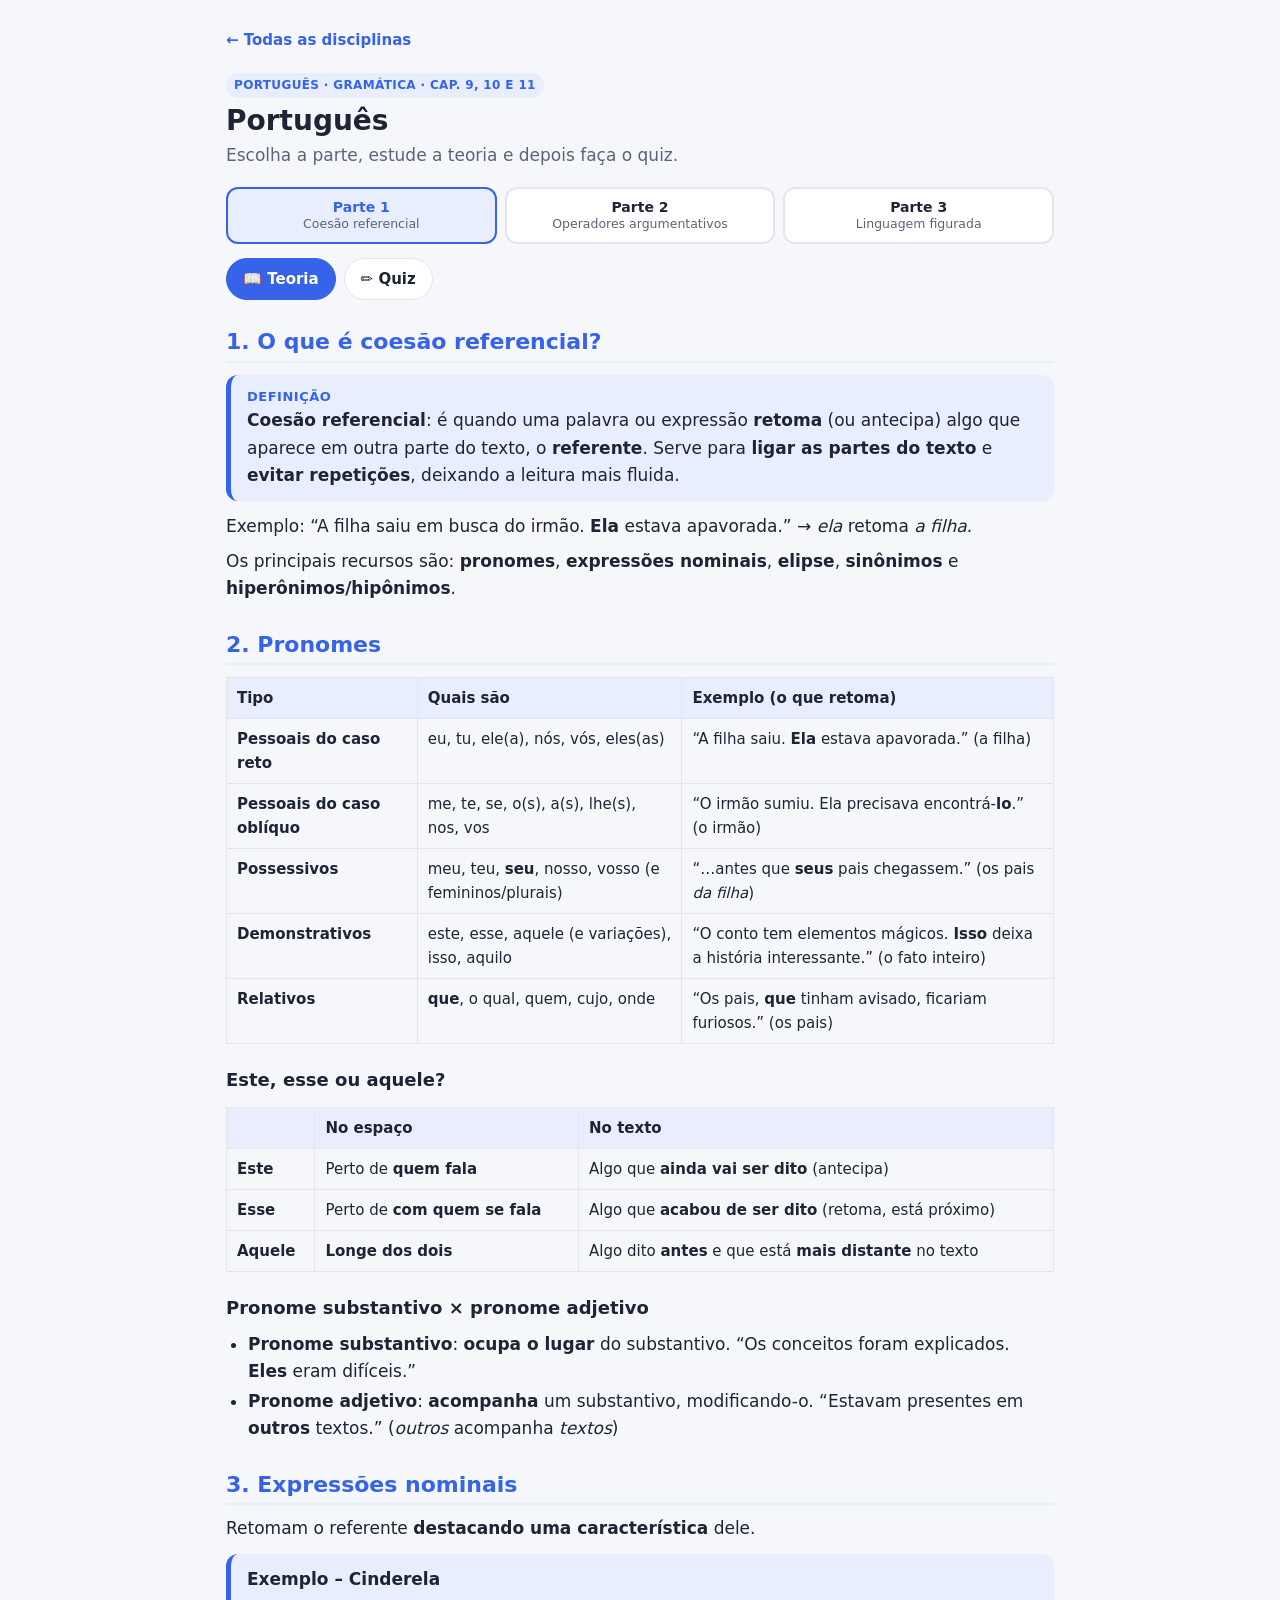
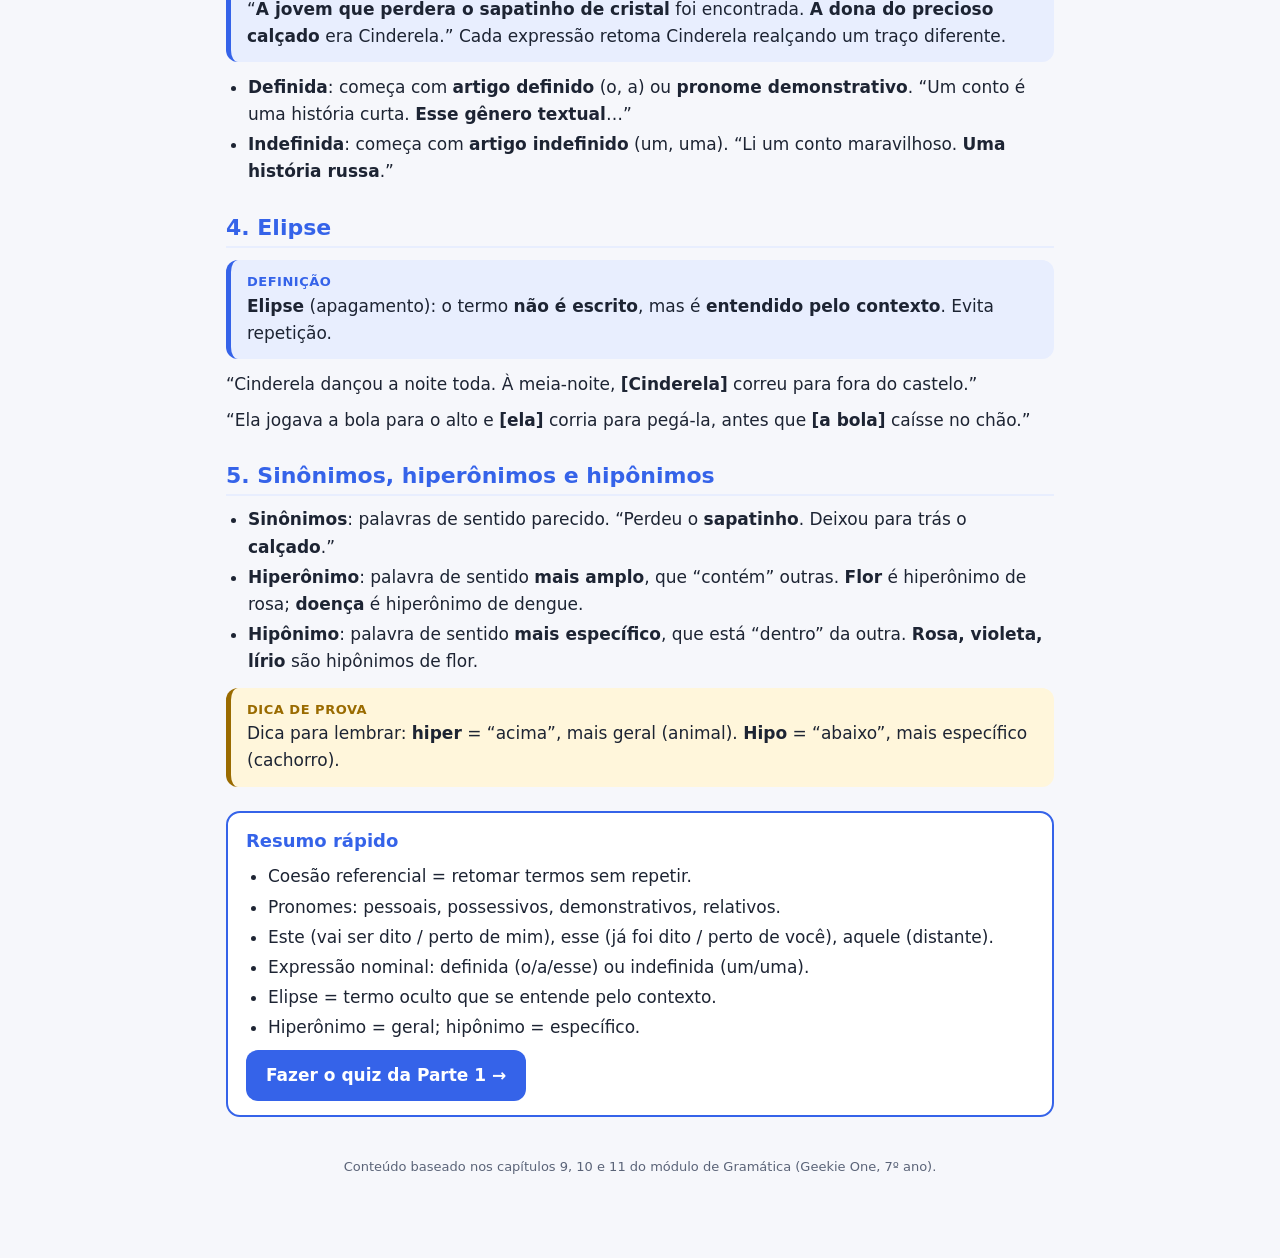
<file: portugues/index.html>
<!doctype html>
<html lang="pt-BR">
<head>
<meta charset="utf-8">
<meta name="viewport" content="width=device-width,initial-scale=1">
<title>Português – Guia 3º Trimestre</title>
<link rel="stylesheet" href="../assets/style.css">
</head>
<body>
<div class="wrap part" id="app" data-part="p1">
  <header class="top"><a class="back" href="../">← Todas as disciplinas</a></header>
  <span class="tag">Português · Gramática · Cap. 9, 10 e 11</span>
  <h1>Português</h1>
  <p class="sub">Escolha a parte, estude a teoria e depois faça o quiz.</p>

  <div class="parts" role="tablist" aria-label="Partes">
    <button role="tab" data-p="p1" aria-selected="true">Parte 1<small>Coesão referencial</small></button>
    <button role="tab" data-p="p2" aria-selected="false">Parte 2<small>Operadores argumentativos</small></button>
    <button role="tab" data-p="p3" aria-selected="false">Parte 3<small>Linguagem figurada</small></button>
  </div>
  <div class="modes" role="tablist" aria-label="Modo">
    <button role="tab" data-m="teoria" aria-selected="true">📖 Teoria</button>
    <button role="tab" data-m="quiz" aria-selected="false">✏️ Quiz</button>
  </div>

  <!-- ===================== PARTE 1 ===================== -->
  <section class="theory" data-sec="p1">
    <h2>1. O que é coesão referencial?</h2>
    <div class="box def"><b>Coesão referencial</b>: é quando uma palavra ou expressão <b>retoma</b> (ou antecipa) algo que aparece em outra parte do texto, o <b>referente</b>. Serve para <b>ligar as partes do texto</b> e <b>evitar repetições</b>, deixando a leitura mais fluida.</div>
    <p>Exemplo: “A filha saiu em busca do irmão. <b>Ela</b> estava apavorada.” → <i>ela</i> retoma <i>a filha</i>.</p>
    <p>Os principais recursos são: <b>pronomes</b>, <b>expressões nominais</b>, <b>elipse</b>, <b>sinônimos</b> e <b>hiperônimos/hipônimos</b>.</p>

    <h2>2. Pronomes</h2>
    <div class="tbl"><table>
      <tr><th>Tipo</th><th>Quais são</th><th>Exemplo (o que retoma)</th></tr>
      <tr><td><b>Pessoais do caso reto</b></td><td>eu, tu, ele(a), nós, vós, eles(as)</td><td>“A filha saiu. <b>Ela</b> estava apavorada.” (a filha)</td></tr>
      <tr><td><b>Pessoais do caso oblíquo</b></td><td>me, te, se, o(s), a(s), lhe(s), nos, vos</td><td>“O irmão sumiu. Ela precisava encontrá-<b>lo</b>.” (o irmão)</td></tr>
      <tr><td><b>Possessivos</b></td><td>meu, teu, <b>seu</b>, nosso, vosso (e femininos/plurais)</td><td>“…antes que <b>seus</b> pais chegassem.” (os pais <i>da filha</i>)</td></tr>
      <tr><td><b>Demonstrativos</b></td><td>este, esse, aquele (e variações), isso, aquilo</td><td>“O conto tem elementos mágicos. <b>Isso</b> deixa a história interessante.” (o fato inteiro)</td></tr>
      <tr><td><b>Relativos</b></td><td><b>que</b>, o qual, quem, cujo, onde</td><td>“Os pais, <b>que</b> tinham avisado, ficariam furiosos.” (os pais)</td></tr>
    </table></div>
    <h3>Este, esse ou aquele?</h3>
    <div class="tbl"><table>
      <tr><th></th><th>No espaço</th><th>No texto</th></tr>
      <tr><td><b>Este</b></td><td>Perto de <b>quem fala</b></td><td>Algo que <b>ainda vai ser dito</b> (antecipa)</td></tr>
      <tr><td><b>Esse</b></td><td>Perto de <b>com quem se fala</b></td><td>Algo que <b>acabou de ser dito</b> (retoma, está próximo)</td></tr>
      <tr><td><b>Aquele</b></td><td><b>Longe dos dois</b></td><td>Algo dito <b>antes</b> e que está <b>mais distante</b> no texto</td></tr>
    </table></div>
    <h3>Pronome substantivo × pronome adjetivo</h3>
    <ul>
      <li><b>Pronome substantivo</b>: <b>ocupa o lugar</b> do substantivo. “Os conceitos foram explicados. <b>Eles</b> eram difíceis.”</li>
      <li><b>Pronome adjetivo</b>: <b>acompanha</b> um substantivo, modificando-o. “Estavam presentes em <b>outros</b> textos.” (<i>outros</i> acompanha <i>textos</i>)</li>
    </ul>

    <h2>3. Expressões nominais</h2>
    <p>Retomam o referente <b>destacando uma característica</b> dele.</p>
    <div class="box key"><b>Exemplo – Cinderela</b>“<b>A jovem que perdera o sapatinho de cristal</b> foi encontrada. <b>A dona do precioso calçado</b> era Cinderela.” Cada expressão retoma Cinderela realçando um traço diferente.</div>
    <ul>
      <li><b>Definida</b>: começa com <b>artigo definido</b> (o, a) ou <b>pronome demonstrativo</b>. “Um conto é uma história curta. <b>Esse gênero textual</b>…”</li>
      <li><b>Indefinida</b>: começa com <b>artigo indefinido</b> (um, uma). “Li um conto maravilhoso. <b>Uma história russa</b>.”</li>
    </ul>

    <h2>4. Elipse</h2>
    <div class="box def"><b>Elipse</b> (apagamento): o termo <b>não é escrito</b>, mas é <b>entendido pelo contexto</b>. Evita repetição.</div>
    <p>“Cinderela dançou a noite toda. À meia-noite, <b>[Cinderela]</b> correu para fora do castelo.”</p>
    <p>“Ela jogava a bola para o alto e <b>[ela]</b> corria para pegá-la, antes que <b>[a bola]</b> caísse no chão.”</p>

    <h2>5. Sinônimos, hiperônimos e hipônimos</h2>
    <ul>
      <li><b>Sinônimos</b>: palavras de sentido parecido. “Perdeu o <b>sapatinho</b>. Deixou para trás o <b>calçado</b>.”</li>
      <li><b>Hiperônimo</b>: palavra de sentido <b>mais amplo</b>, que “contém” outras. <b>Flor</b> é hiperônimo de rosa; <b>doença</b> é hiperônimo de dengue.</li>
      <li><b>Hipônimo</b>: palavra de sentido <b>mais específico</b>, que está “dentro” da outra. <b>Rosa, violeta, lírio</b> são hipônimos de flor.</li>
    </ul>
    <div class="box tip">Dica para lembrar: <b>hiper</b> = “acima”, mais geral (animal). <b>Hipo</b> = “abaixo”, mais específico (cachorro).</div>

    <div class="recap">
      <h3>Resumo rápido</h3>
      <ul>
        <li>Coesão referencial = retomar termos sem repetir.</li>
        <li>Pronomes: pessoais, possessivos, demonstrativos, relativos.</li>
        <li>Este (vai ser dito / perto de mim), esse (já foi dito / perto de você), aquele (distante).</li>
        <li>Expressão nominal: definida (o/a/esse) ou indefinida (um/uma).</li>
        <li>Elipse = termo oculto que se entende pelo contexto.</li>
        <li>Hiperônimo = geral; hipônimo = específico.</li>
      </ul>
      <button class="btn go-quiz" data-goquiz>Fazer o quiz da Parte 1 →</button>
    </div>
  </section>

  <!-- ===================== PARTE 2 ===================== -->
  <section class="theory hidden" data-sec="p2">
    <h2>1. O que são operadores argumentativos?</h2>
    <div class="box def"><b>Operadores argumentativos</b>: palavras ou expressões (conjunções, advérbios e locuções) que <b>organizam e ligam as ideias</b> de um texto, mostrando a relação entre elas: somar, opor, explicar, concluir…</div>
    <ul>
      <li>Garantem a <b>coesão sequencial</b>: as ideias seguem uma sequência lógica e o texto tem continuidade.</li>
      <li>Deixam o texto <b>mais claro e mais convincente</b>. São comuns em cartas de reclamação, artigos de opinião etc.</li>
      <li>Não basta ter conectivos: é preciso usar o conectivo <b>certo</b> para a relação de sentido desejada.</li>
    </ul>
    <div class="box key"><b>Coesão × coerência</b><b>Coerência</b>: as ideias fazem sentido juntas (<b>conteúdo</b>).<br><b>Coesão</b>: as partes do texto estão bem ligadas (<b>estrutura</b>, por meio de conectivos e retomadas).</div>

    <h2>2. Tabela dos conectivos</h2>
    <div class="tbl"><table>
      <tr><th>Relação</th><th>Conectivos</th><th>Exemplo</th></tr>
      <tr><td><b>Oposição</b><br><small>Contraste entre ideias</small></td><td>mas, porém, entretanto, todavia, contudo</td><td>Fiz o pedido, <b>mas</b> não fui atendido.</td></tr>
      <tr><td><b>Explicação / causa</b><br><small>Explica ou dá o motivo</small></td><td>porque, já que, pois, visto que</td><td>Reclamei <b>porque</b> o produto veio com defeito.</td></tr>
      <tr><td><b>Adição</b><br><small>Soma informações</small></td><td>e, além disso, também</td><td>Fui à loja <b>e</b> comprei um jogo.</td></tr>
      <tr><td><b>Alternância</b><br><small>Alterna ou dá opções</small></td><td>ou… ou, ora… ora</td><td>Troque o produto <b>ou</b> devolva o dinheiro.</td></tr>
      <tr><td><b>Esclarecimento</b><br><small>Explica melhor ou exemplifica</small></td><td>ou seja, isto é, por exemplo</td><td>Está com defeito, <b>ou seja</b>, não funciona.</td></tr>
      <tr><td><b>Conclusão</b><br><small>Resume ou conclui</small></td><td>portanto, logo, assim, desse modo, em suma</td><td>Não tive resposta; <b>portanto</b>, vou reclamar.</td></tr>
      <tr><td><b>Tempo</b><br><small>Sequência dos fatos</small></td><td>quando, enquanto, depois, em seguida, logo após</td><td>Comprei e, <b>em seguida</b>, recebi a mensagem.</td></tr>
      <tr><td><b>Comparação</b><br><small>Compara duas coisas</small></td><td>tão… quanto, como, assim como, do mesmo modo</td><td>Foi <b>tão</b> ruim <b>quanto</b> da última vez.</td></tr>
      <tr><td><b>Conformidade</b><br><small>Concordância com uma fonte</small></td><td>conforme, de acordo com, segundo</td><td><b>Conforme</b> o e-mail, o produto chegaria em 5 dias.</td></tr>
      <tr><td><b>Condição</b><br><small>Hipótese</small></td><td>se, caso</td><td><b>Caso</b> não resolvam, cancelarei.</td></tr>
      <tr><td><b>Finalidade</b><br><small>Objetivo</small></td><td>para que, a fim de, com a intenção de</td><td>Escrevo <b>para que</b> o problema seja resolvido.</td></tr>
    </table></div>
    <div class="box tip">Atenção ao <b>“logo”</b>: pode ser <b>conclusão</b> (“Não estudou, <b>logo</b> foi mal”) ou <b>tempo</b> (“<b>logo após</b> o jantar”). Veja o sentido na frase!</div>
    <ul>
      <li><b>Primeiramente</b>: abre uma ideia ou indica que ela é importante.</li>
      <li><b>Segundo</b> (conformidade): cita outros autores ou fontes.</li>
      <li>Conectivos de <b>conclusão</b> fecham parágrafos ou iniciam a conclusão do texto.</li>
    </ul>

    <h2>3. Tipos de argumento</h2>
    <div class="tbl"><table>
      <tr><th>Argumento</th><th>Conectivos típicos</th><th>Exemplo</th></tr>
      <tr><td><b>Causa e consequência</b><br><small>Mostrar por que algo aconteceu e o que veio depois</small></td><td>porque, já que, visto que (causa); portanto, por isso, logo (consequência)</td><td>O produto não chegou <b>porque</b> houve atraso. <b>Logo</b>, o cliente ficou insatisfeito.</td></tr>
      <tr><td><b>Comparação</b><br><small>Aproximar de algo conhecido do leitor</small></td><td>assim como, tal qual, do mesmo modo</td><td>O atendimento foi eficiente, <b>assim como</b> o de outras lojas.</td></tr>
      <tr><td><b>Exemplificação</b><br><small>Dar exemplos para comprovar</small></td><td>por exemplo, como, isto é</td><td>Há problemas, <b>como</b> atrasos e falta de respostas.</td></tr>
      <tr><td><b>Autoridade</b><br><small>Citar especialista, lei ou instituição</small></td><td>de acordo com, segundo, conforme</td><td><b>De acordo com</b> o Código de Defesa do Consumidor, …</td></tr>
      <tr><td><b>Oposição / contraste</b><br><small>Mostrar contradição ou problema</small></td><td>mas, porém, entretanto, todavia</td><td>A empresa promete entrega rápida, <b>mas</b> demorou duas semanas.</td></tr>
    </table></div>

    <div class="recap">
      <h3>Resumo rápido</h3>
      <ul>
        <li>Operadores argumentativos ligam ideias e garantem a coesão sequencial.</li>
        <li>Mas/porém = oposição; porque/pois = explicação; portanto/logo = conclusão; se/caso = condição; para que = finalidade; conforme/segundo = conformidade.</li>
        <li>Argumentos: causa e consequência, comparação, exemplificação, autoridade, oposição.</li>
      </ul>
      <button class="btn go-quiz" data-goquiz>Fazer o quiz da Parte 2 →</button>
    </div>
  </section>

  <!-- ===================== PARTE 3 ===================== -->
  <section class="theory hidden" data-sec="p3">
    <h2>1. Sentido literal × figurado</h2>
    <div class="tbl"><table>
      <tr><th>Sentido literal (denotativo)</th><th>Sentido figurado (conotativo)</th></tr>
      <tr><td>A palavra significa <b>exatamente o que está no dicionário</b>.</td><td>A palavra ganha <b>outro sentido</b>, mais criativo, que vai além do dicionário.</td></tr>
      <tr><td>“Antônio comeu <b>bolo</b> de laranja.”</td><td>“Antônio deu um <b>bolo</b> em Leandro.” (faltou ao encontro)</td></tr>
    </table></div>
    <p>O sentido figurado aparece em poemas, músicas, propagandas e no dia a dia. As <b>figuras de linguagem</b> são os recursos que criam esses efeitos e deixam a mensagem mais <b>expressiva</b>.</p>

    <h2>2. As figuras de linguagem</h2>
    <div class="tbl"><table>
      <tr><th>Figura</th><th>O que faz</th><th>Exemplo</th></tr>
      <tr><td><b>Comparação</b></td><td>Aproxima duas coisas <b>usando conectivo</b>: como, feito, tal qual, igual a, parece</td><td>“O menino corria <b>feito</b> um raio.”</td></tr>
      <tr><td><b>Metáfora</b></td><td>Associa uma coisa a outra por semelhança, <b>sem conectivo</b></td><td>“A vida <b>é</b> um palco.” “Aquele garoto é um furacão.”</td></tr>
      <tr><td><b>Metonímia</b></td><td>Troca uma palavra por outra com <b>relação concreta</b> (parte/todo, recipiente/conteúdo, autor/obra, marca/produto…)</td><td>“O <b>estádio</b> aplaudiu.” (as pessoas) “Comeu dois <b>pratos</b>.” (a comida) “Li <b>Manoel de Barros</b>.” (a obra)</td></tr>
      <tr><td><b>Personificação</b></td><td>Dá <b>características humanas</b> a coisas, animais ou natureza</td><td>“O vento <b>sussurrava</b>.” “A cidade <b>acordou</b> agitada.”</td></tr>
      <tr><td><b>Hipérbole</b></td><td><b>Exagero</b> para dar ênfase</td><td>“<b>Morri</b> de rir.” “Chorei <b>litros</b>.”</td></tr>
      <tr><td><b>Eufemismo</b></td><td><b>Suaviza</b> algo duro, triste ou desagradável</td><td>“A avó <b>foi para o céu</b>.” (morreu) “<b>Perdeu a paciência</b>.” (ficou com raiva)</td></tr>
      <tr><td><b>Sinestesia</b></td><td><b>Mistura sentidos</b> diferentes (visão, audição, tato, olfato, paladar)</td><td>“Voz <b>fria</b>.” (audição + tato) “Cheiro <b>doce</b>.” “Som <b>áspero</b>.”</td></tr>
      <tr><td><b>Ironia</b></td><td>Diz <b>o contrário</b> do que se quer dizer, com humor ou crítica</td><td>Perdeu a chave: “<b>Que sorte a minha!</b>”</td></tr>
      <tr><td><b>Antítese</b></td><td>Coloca <b>ideias opostas</b> lado a lado</td><td>“Promete <b>tudo</b> e entrega <b>nada</b>.”</td></tr>
      <tr><td><b>Gradação</b></td><td>Sequência de ideias que <b>cresce</b> (ascendente) ou <b>diminui</b> (descendente) de intensidade</td><td>“Caminhava, corria, voava.” (ascendente)<br>“Começou animada, ficou tranquila, acabou silenciosa.” (descendente)</td></tr>
    </table></div>

    <h2>3. Não confunda!</h2>
    <div class="box tip"><b>Comparação × metáfora</b>: se tem <b>como / feito / igual a / parece</b>, é comparação. “Ela é <b>como</b> uma flor” (comparação) × “Ela é uma flor” (metáfora).</div>
    <div class="box tip"><b>Metáfora × metonímia</b>: metáfora usa uma <b>semelhança imaginada</b> (garoto = furacão). Metonímia usa uma <b>ligação real</b> (prato → comida que está nele).</div>
    <div class="box tip"><b>Hipérbole × gradação</b>: “Morrendo de saudade” é <b>hipérbole</b> (um exagero só). Gradação precisa de uma <b>sequência</b> que aumenta ou diminui.</div>
    <div class="box tip"><b>Eufemismo × metonímia</b>: “Descansou em paz” é <b>eufemismo</b> (suaviza a morte), não metonímia.</div>
    <div class="box tip"><b>Antítese × paradoxo</b>: antítese são opostos que convivem sem contradição (“tudo” × “nada”). Paradoxo é uma ideia que se <b>contradiz</b>: “É <b>proibido proibir</b>”.</div>

    <div class="recap">
      <h3>Resumo rápido</h3>
      <ul>
        <li>Literal = dicionário; figurado = sentido criativo.</li>
        <li>Comparação (com “como”), metáfora (sem “como”), metonímia (relação concreta).</li>
        <li>Personificação (humano), hipérbole (exagero), eufemismo (suavizar).</li>
        <li>Sinestesia (sentidos), ironia (o contrário), antítese (opostos), gradação (sequência).</li>
      </ul>
      <button class="btn go-quiz" data-goquiz>Fazer o quiz da Parte 3 →</button>
    </div>
  </section>

  <section class="hidden" data-quiz="p1"></section>
  <section class="hidden" data-quiz="p2"></section>
  <section class="hidden" data-quiz="p3"></section>

  <footer>Conteúdo baseado nos capítulos 9, 10 e 11 do módulo de Gramática (Geekie One, 7º ano).</footer>
</div>

<script src="../assets/quiz.js"></script>
<script src="questoes.js"></script>
<script>
(function(){
  const app=document.getElementById('app');
  const TITLES={p1:'Coesão referencial',p2:'Operadores argumentativos',p3:'Linguagem figurada'};
  const mounted={};
  let part='p1', mode='teoria';
  function show(){
    app.dataset.part=part;
    document.querySelectorAll('[data-p]').forEach(b=>b.setAttribute('aria-selected',b.dataset.p===part));
    document.querySelectorAll('[data-m]').forEach(b=>b.setAttribute('aria-selected',b.dataset.m===mode));
    document.querySelectorAll('[data-sec]').forEach(s=>s.classList.toggle('hidden',!(mode==='teoria'&&s.dataset.sec===part)));
    document.querySelectorAll('[data-quiz]').forEach(s=>s.classList.toggle('hidden',!(mode==='quiz'&&s.dataset.quiz===part)));
    if(mode==='quiz'&&!mounted[part]){
      mounted[part]=window.mountQuiz(document.querySelector('[data-quiz="'+part+'"]'),'portugues-'+part,window.QUIZ[part],TITLES[part]);
    }
    try{ history.replaceState(null,'','#'+part+'-'+mode); }catch(e){}
  }
  document.querySelectorAll('[data-p]').forEach(b=>b.onclick=()=>{part=b.dataset.p;mode='teoria';show();window.scrollTo(0,0);});
  document.querySelectorAll('[data-m]').forEach(b=>b.onclick=()=>{mode=b.dataset.m;show();});
  document.querySelectorAll('[data-goquiz]').forEach(b=>b.onclick=()=>{mode='quiz';show();window.scrollTo({top:0,behavior:'smooth'});});
  const h=(location.hash||'').slice(1).split('-');
  if(TITLES[h[0]]) part=h[0];
  if(h[1]==='quiz') mode='quiz';
  show();
})();
</script>
</body>
</html>
</file>
<file: assets/style.css>
:root{
  --bg:#f6f7fb; --card:#ffffff; --ink:#1d2433; --muted:#5b6478; --line:#e3e6ef;
  --accent:#3563e9; --accent-soft:#e8eefe;
  --ok:#1f9d55; --ok-soft:#e5f6ec; --bad:#d64545; --bad-soft:#fdeaea;
  --warn-soft:#fff6db; --warn:#9a6b00;
  --p1:#3563e9; --p1-soft:#e8eefe;
  --p2:#0f8f7e; --p2-soft:#e0f4f1;
  --p3:#8a3fd1; --p3-soft:#f2e8fc;
  --radius:14px; --shadow:0 1px 3px rgba(20,30,60,.06),0 6px 20px rgba(20,30,60,.05);
}
@media (prefers-color-scheme: dark){
  :root{
    --bg:#11141b; --card:#1a1f2a; --ink:#e8ebf2; --muted:#9aa3b5; --line:#2a3140;
    --accent:#7d9bff; --accent-soft:#232c45;
    --ok:#4cc985; --ok-soft:#173326; --bad:#ff7b7b; --bad-soft:#3a1c1f;
    --warn-soft:#352c14; --warn:#f0c560;
    --p1:#7d9bff; --p1-soft:#232c45;
    --p2:#42c7b4; --p2-soft:#163330;
    --p3:#c08bff; --p3-soft:#2e2140;
    --shadow:none;
  }
}
*{box-sizing:border-box}
html{-webkit-text-size-adjust:100%}
body{margin:0;background:var(--bg);color:var(--ink);
  font:17px/1.6 system-ui,-apple-system,"Segoe UI",Roboto,"Helvetica Neue",Arial,sans-serif}
a{color:var(--accent)}
.wrap{max-width:860px;margin:0 auto;padding:20px 16px 80px}
header.top{display:flex;align-items:center;gap:12px;margin:8px 0 18px}
header.top a.back{text-decoration:none;font-weight:600;font-size:15px}
h1{font-size:28px;line-height:1.2;margin:6px 0 4px}
h2{font-size:22px;margin:28px 0 10px;line-height:1.3}
h3{font-size:18px;margin:22px 0 6px}
p{margin:8px 0}
.sub{color:var(--muted);margin:0 0 18px}
.card{background:var(--card);border:1px solid var(--line);border-radius:var(--radius);box-shadow:var(--shadow);padding:18px 20px;margin:14px 0}

/* Home */
.subjects{display:grid;grid-template-columns:repeat(auto-fill,minmax(220px,1fr));gap:14px;margin-top:18px}
.subject{display:block;text-decoration:none;color:inherit;background:var(--card);border:1px solid var(--line);
  border-radius:var(--radius);box-shadow:var(--shadow);padding:20px;transition:transform .15s,border-color .15s}
.subject:hover{transform:translateY(-2px);border-color:var(--accent)}
.subject .ico{font-size:34px;line-height:1}
.subject h2{margin:10px 0 4px;font-size:20px}
.subject p{color:var(--muted);font-size:15px;margin:0}
.subject.soon{opacity:.55;pointer-events:none}
.tag{display:inline-block;font-size:12px;font-weight:700;letter-spacing:.03em;text-transform:uppercase;
  padding:3px 8px;border-radius:999px;background:var(--accent-soft);color:var(--accent)}

/* Part tabs */
.parts{display:grid;grid-template-columns:repeat(3,1fr);gap:8px;margin:10px 0 6px}
.parts button{all:unset;cursor:pointer;text-align:center;padding:10px 8px;border-radius:12px;border:2px solid var(--line);
  background:var(--card);font-weight:700;font-size:14px;line-height:1.25}
.parts button small{display:block;font-weight:500;color:var(--muted);font-size:12.5px}
.parts button[aria-selected="true"]{border-color:var(--pc);background:var(--pcs);color:var(--pc)}
.parts button:focus-visible{outline:3px solid var(--accent)}
.modes{display:flex;gap:8px;margin:14px 0 4px}
.modes button{all:unset;cursor:pointer;padding:8px 16px;border-radius:999px;font-weight:600;font-size:15px;
  border:1px solid var(--line);background:var(--card)}
.modes button[aria-selected="true"]{background:var(--pc);border-color:var(--pc);color:#fff}
@media (prefers-color-scheme: dark){.modes button[aria-selected="true"]{color:#11141b}}
.part{--pc:var(--p1);--pcs:var(--p1-soft)}
[data-part="p2"]{--pc:var(--p2);--pcs:var(--p2-soft)}
[data-part="p3"]{--pc:var(--p3);--pcs:var(--p3-soft)}
.hidden{display:none !important}

/* Theory */
.theory h2{color:var(--pc);border-bottom:2px solid var(--pcs);padding-bottom:4px}
.box{border-radius:12px;padding:12px 16px;margin:12px 0;border-left:5px solid var(--pc);background:var(--pcs)}
.box.key b:first-child{display:block;margin-bottom:2px}
.box.tip{border-left-color:var(--warn);background:var(--warn-soft)}
.box.tip::before{content:"Dica de prova";display:block;font-weight:800;color:var(--warn);font-size:13px;text-transform:uppercase;letter-spacing:.04em}
.box.def::before{content:"Definição";display:block;font-weight:800;color:var(--pc);font-size:13px;text-transform:uppercase;letter-spacing:.04em}
ul,ol{padding-left:22px;margin:8px 0}
li{margin:3px 0}
.tbl{overflow-x:auto;margin:12px 0}
table{border-collapse:collapse;width:100%;font-size:15px}
th,td{border:1px solid var(--line);padding:8px 10px;text-align:left;vertical-align:top}
th{background:var(--pcs);color:var(--ink)}
.formula{font-family:ui-monospace,Menlo,Consolas,monospace;background:var(--card);border:1px dashed var(--line);
  padding:10px 12px;border-radius:10px;margin:10px 0;font-size:15px;overflow-x:auto}
.recap{background:var(--card);border:2px solid var(--pc);border-radius:var(--radius);padding:14px 18px;margin-top:24px}
.recap h3{margin-top:0;color:var(--pc)}
.go-quiz{display:inline-block;margin-top:16px}
.cycle{display:flex;flex-wrap:wrap;gap:6px;align-items:center;margin:10px 0}
.cycle span{background:var(--card);border:1px solid var(--line);border-radius:10px;padding:6px 10px;font-size:14.5px}
.cycle i{font-style:normal;color:var(--muted)}

/* Buttons */
.btn{all:unset;cursor:pointer;display:inline-block;text-align:center;padding:12px 20px;border-radius:12px;
  font-weight:700;background:var(--pc,var(--accent));color:#fff}
@media (prefers-color-scheme: dark){.btn{color:#11141b}}
.btn.ghost{background:transparent;color:var(--pc,var(--accent));border:2px solid var(--pc,var(--accent));padding:10px 18px}
.btn:focus-visible{outline:3px solid var(--accent);outline-offset:2px}
.btn[disabled]{opacity:.4;pointer-events:none}

/* Quiz */
.qhead{display:flex;justify-content:space-between;align-items:center;gap:10px;flex-wrap:wrap;font-size:14px;color:var(--muted)}
.lvl{font-weight:800;font-size:12px;text-transform:uppercase;letter-spacing:.04em;padding:3px 9px;border-radius:999px}
.lvl.f{background:var(--ok-soft);color:var(--ok)}
.lvl.m{background:var(--warn-soft);color:var(--warn)}
.lvl.d{background:var(--bad-soft);color:var(--bad)}
.bar{height:8px;border-radius:99px;background:var(--line);overflow:hidden;margin:8px 0 14px}
.bar > div{height:100%;background:var(--pc);width:0;transition:width .3s}
.qtext{font-size:19px;font-weight:600;line-height:1.45;margin:6px 0 16px}
.reveal{text-align:center;padding:6px 0 4px}
.reveal p{color:var(--muted);font-size:14.5px;margin:0 0 10px}
.opts{display:grid;gap:10px}
.opt{all:unset;cursor:pointer;display:flex;gap:12px;align-items:flex-start;padding:12px 14px;border:2px solid var(--line);
  border-radius:12px;background:var(--card);line-height:1.45}
.opt:hover{border-color:var(--pc)}
.opt:focus-visible{outline:3px solid var(--accent)}
.opt .l{flex:0 0 28px;height:28px;border-radius:50%;display:grid;place-items:center;font-weight:800;font-size:14px;
  background:var(--pcs);color:var(--pc)}
.opt.locked{cursor:default}
.opt.locked:hover{border-color:var(--line)}
.opt.right{border-color:var(--ok);background:var(--ok-soft)}
.opt.right .l{background:var(--ok);color:#fff}
.opt.wrong{border-color:var(--bad);background:var(--bad-soft)}
.opt.wrong .l{background:var(--bad);color:#fff}
.opt.dim{opacity:.55}
.fb{margin-top:14px;padding:12px 16px;border-radius:12px;border-left:5px solid}
.fb.ok{background:var(--ok-soft);border-color:var(--ok)}
.fb.no{background:var(--bad-soft);border-color:var(--bad)}
.fb b{display:block;margin-bottom:2px}
.fb .also{margin-top:8px;font-size:15px}
.qnav{display:flex;justify-content:flex-end;margin-top:16px}
.score{text-align:center}
.score .big{font-size:48px;font-weight:800;line-height:1;margin:8px 0}
.score .row{display:flex;justify-content:center;gap:12px;flex-wrap:wrap;margin:14px 0}
.pill{padding:10px 16px;border-radius:12px;font-weight:700}
.pill.ok{background:var(--ok-soft);color:var(--ok)}
.pill.no{background:var(--bad-soft);color:var(--bad)}
.bylvl{width:100%;min-width:0;margin:10px 0}
.review{text-align:left;margin-top:18px}
.review .it{border-top:1px solid var(--line);padding:10px 0;font-size:15.5px}
.review .it .ans{color:var(--ok);font-weight:600}
.review .it .mine{color:var(--bad)}
.last{font-size:14px;color:var(--muted);margin:6px 0 0}
footer{color:var(--muted);font-size:13px;text-align:center;margin-top:40px}
@media (max-width:520px){
  body{font-size:16px} h1{font-size:24px}
  .parts button{font-size:13px;padding:8px 4px}
  .qtext{font-size:17.5px}
  table{font-size:13.5px} th,td{padding:6px 7px}
}
</file>
